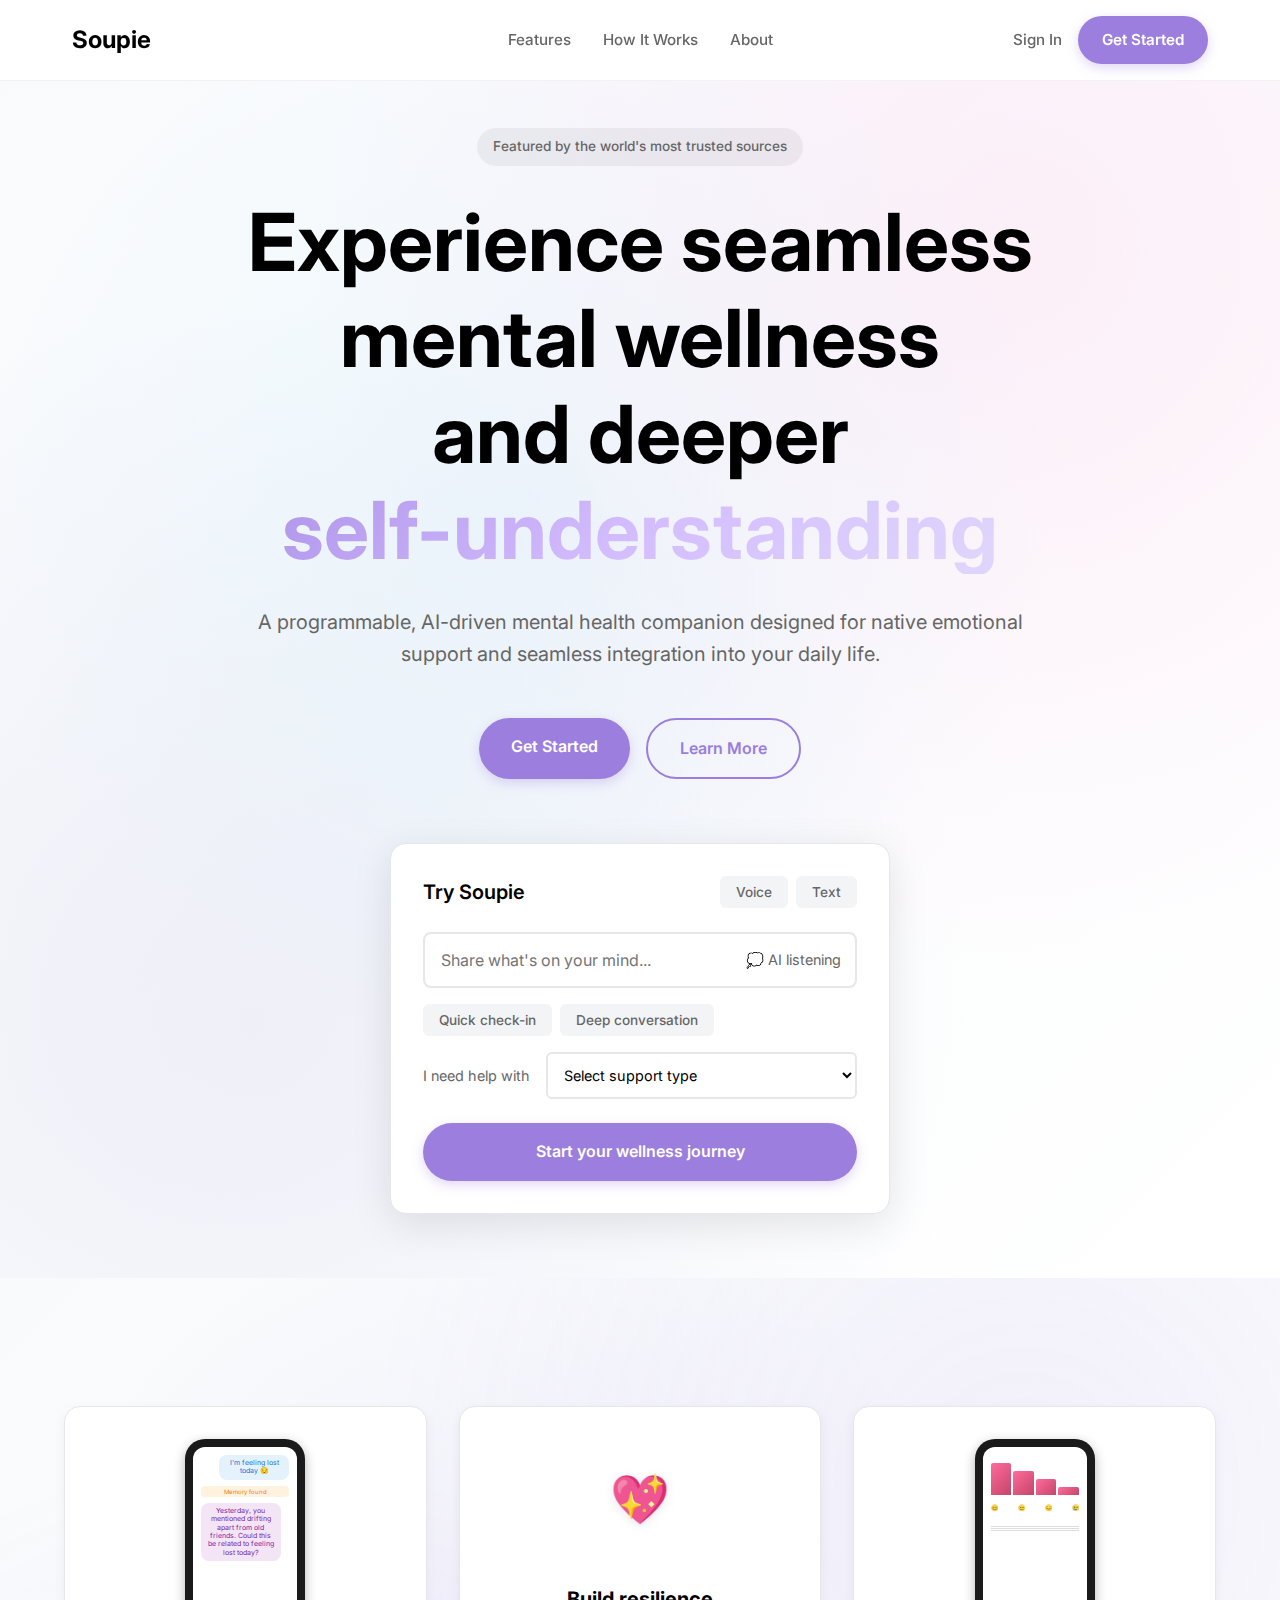
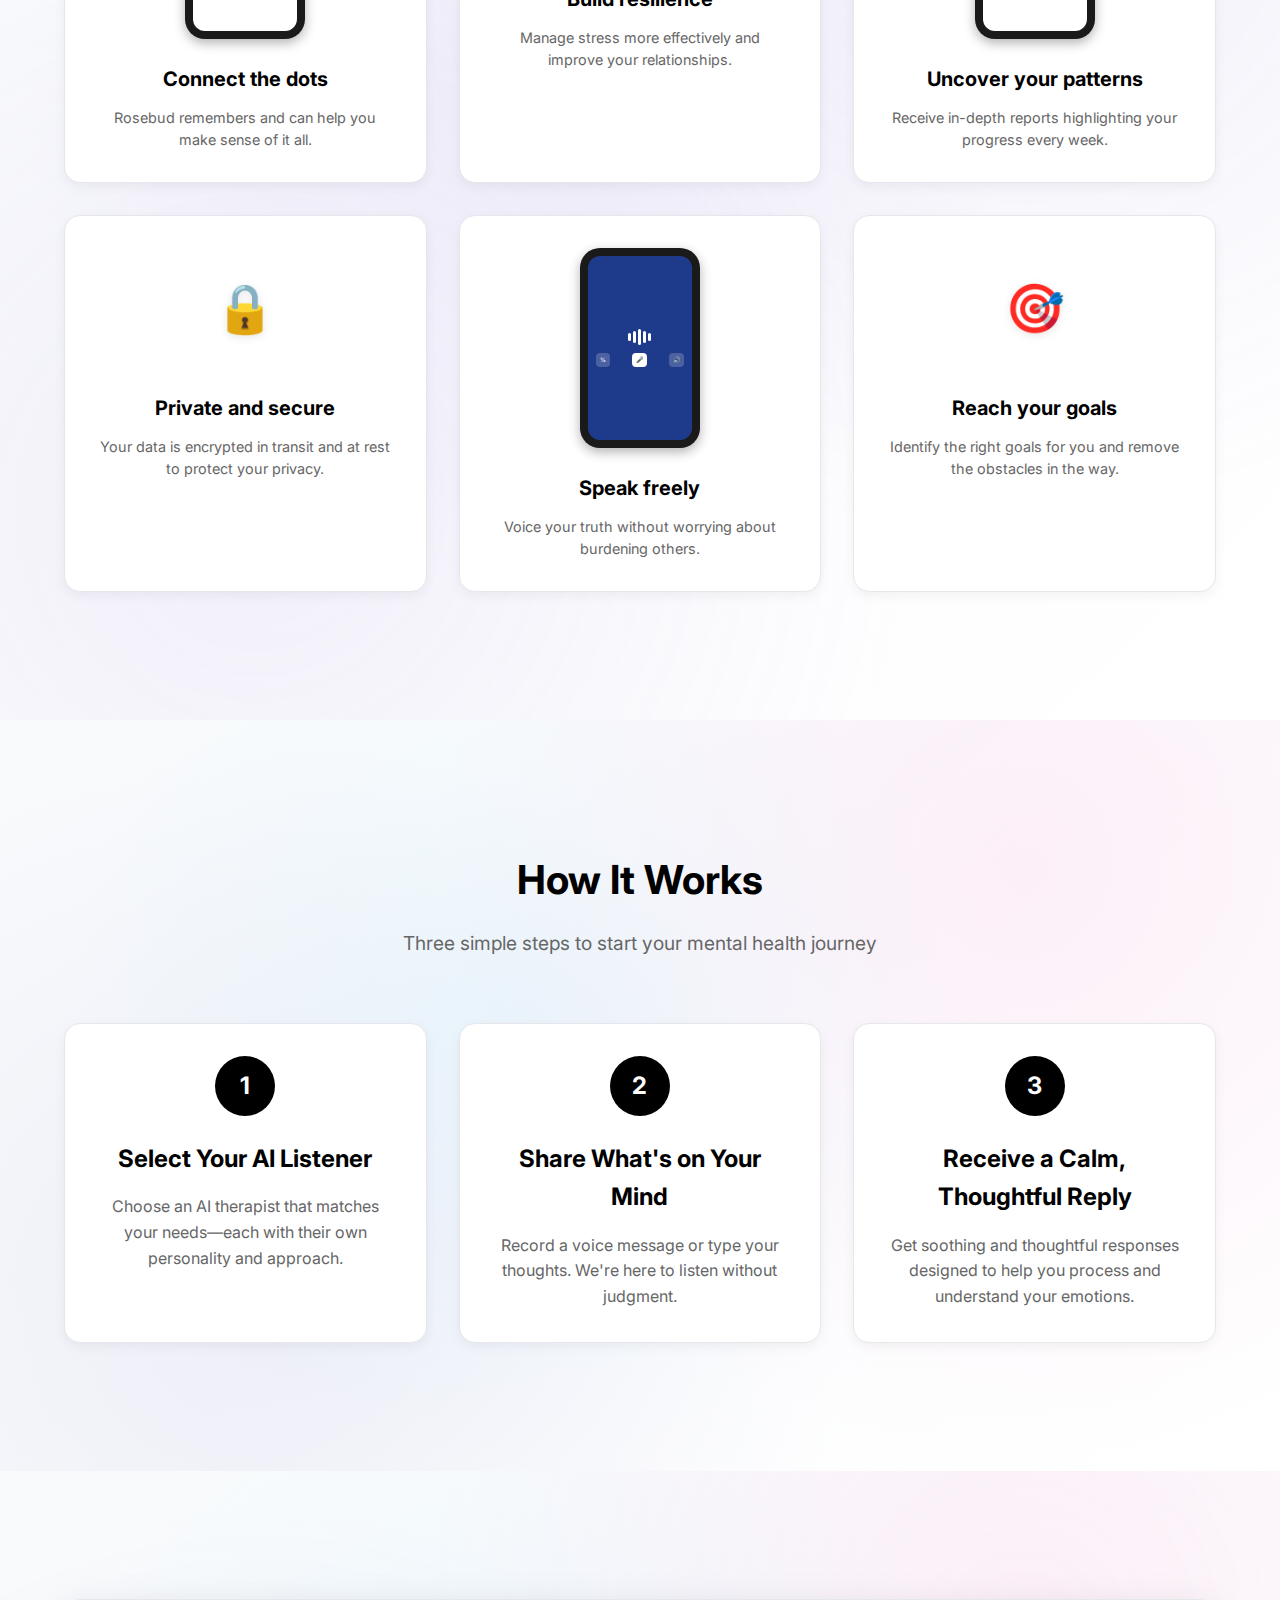
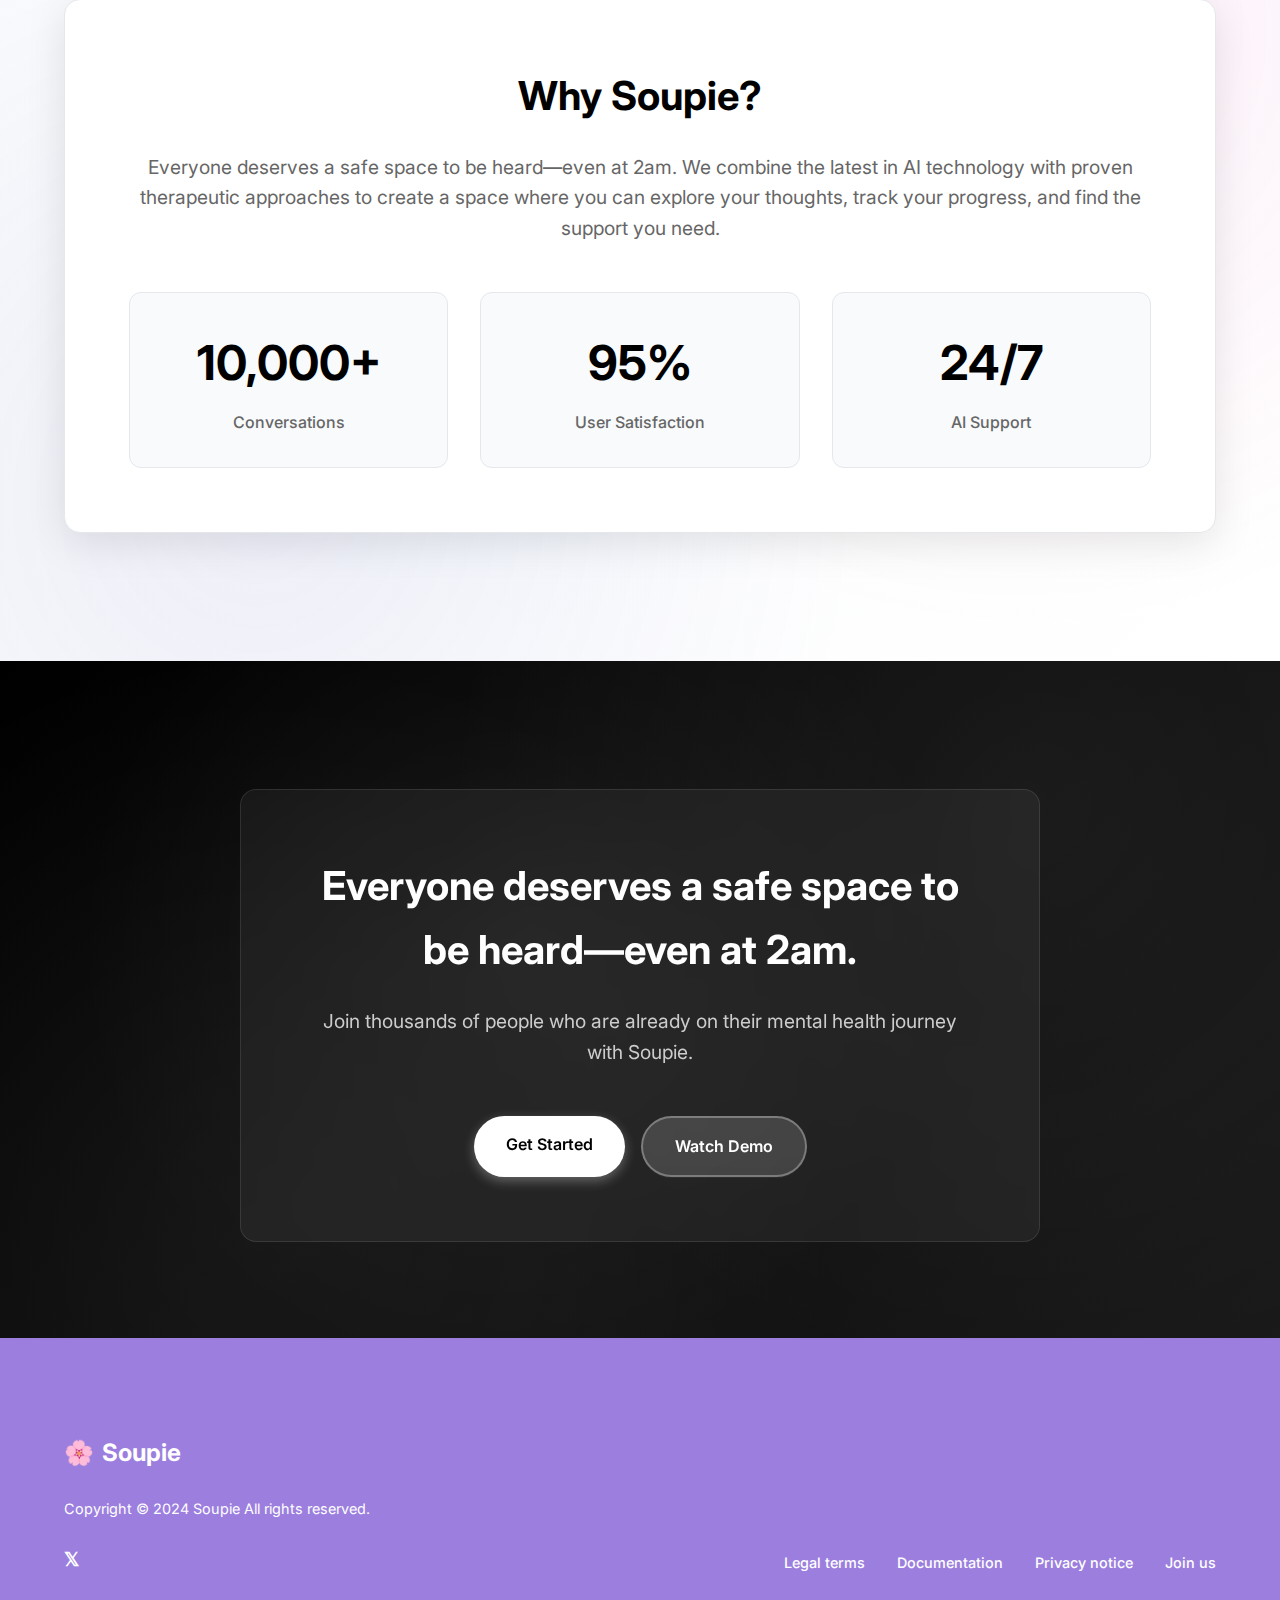
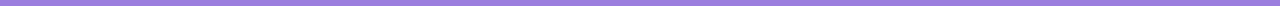
<file: templates/index.html>
<!DOCTYPE html>
<html lang="en">
<head>
    <meta charset="UTF-8">
    <meta name="viewport" content="width=device-width, initial-scale=1.0">
    <title>Soupie - Mental Health Companion</title>
    <link rel="stylesheet" href="/static/css/style.css">
    <link href="https://fonts.googleapis.com/css2?family=Inter:wght@300;400;500;600;700&family=Playfair+Display:wght@400;500;600;700&display=swap" rel="stylesheet">
</head>
<body>
    <div class="landing-container">
        <!-- Navigation - Perena Style -->
        <nav class="perena-nav">
            <div class="perena-nav-container">
                <div class="perena-nav-brand">
                    <a href="/" class="perena-logo">Soupie</a>
                </div>
                <div class="perena-nav-links">
                    <a href="#features" class="perena-nav-link">Features</a>
                    <a href="#how-it-works" class="perena-nav-link">How It Works</a>
                    <a href="#about" class="perena-nav-link">About</a>
                </div>
                <div class="perena-nav-actions">
                    <a href="/login" class="perena-nav-login">Sign In</a>
                    <a href="/register" class="perena-nav-cta">Get Started</a>
                </div>
            </div>
        </nav>

        <!-- Hero Section - Perena Style -->
        <section class="perena-hero">
            <div class="perena-hero-background">
                <div class="perena-hero-pattern"></div>
            </div>
            <div class="perena-hero-content">
                <div class="perena-hero-badge">
                    <span>Featured by the world's most trusted sources</span>
                </div>
                
                <h1 class="perena-hero-title">
                    <span class="perena-hero-line">Experience seamless</span>
                    <span class="perena-hero-line">mental wellness</span>
                    <span class="perena-hero-line">and deeper</span>
                    <span class="perena-hero-line gradient-text">self-understanding</span>
                </h1>
                
                <p class="perena-hero-subtitle">
                    A programmable, AI-driven mental health companion designed for native emotional support and seamless integration into your daily life.
                </p>
                
                <div class="perena-hero-actions">
                    <a href="/register" class="perena-btn-primary">Get Started</a>
                    <a href="#features" class="perena-btn-secondary">Learn More</a>
                </div>
                
                <!-- Interactive Demo Card -->
                <div class="perena-demo-card">
                    <div class="perena-demo-header">
                        <h3>Try Soupie</h3>
                        <div class="perena-demo-controls">
                            <button class="perena-demo-btn">Voice</button>
                            <button class="perena-demo-btn">Text</button>
                        </div>
                    </div>
                    <div class="perena-demo-content">
                        <div class="perena-demo-input">
                            <input type="text" placeholder="Share what's on your mind..." class="perena-demo-field">
                            <span class="perena-demo-value">💭 AI listening</span>
                        </div>
                        <div class="perena-demo-options">
                            <button class="perena-demo-option">Quick check-in</button>
                            <button class="perena-demo-option">Deep conversation</button>
                        </div>
                        <div class="perena-demo-to">
                            <span>I need help with</span>
                            <select class="perena-demo-select">
                                <option>Select support type</option>
                                <option>Stress management</option>
                                <option>Anxiety relief</option>
                                <option>Mood tracking</option>
                                <option>Sleep support</option>
                            </select>
                        </div>
                    </div>
                    <a href="/register" class="perena-demo-launch">Start your wellness journey</a>
                </div>
            </div>
        </section>

        <!-- Features Section -->
        <section class="features-section" id="features">
            <div class="features-container">
                <div class="features-grid-new">
                    <div class="feature-card-new">
                        <div class="feature-visual">
                            <div class="phone-mockup">
                                <div class="phone-screen">
                                    <div class="chat-interface">
                                        <div class="user-message">I'm feeling lost today 😔</div>
                                        <div class="memory-indicator">Memory found</div>
                                        <div class="ai-response">Yesterday, you mentioned drifting apart from old friends. Could this be related to feeling lost today?</div>
                                    </div>
                                </div>
                            </div>
                        </div>
                        <h3>Connect the dots</h3>
                        <p>Rosebud remembers and can help you make sense of it all.</p>
                    </div>
                    
                    <div class="feature-card-new">
                        <div class="feature-visual">
                            <div class="heart-icon">💖</div>
                        </div>
                        <h3>Build resilience</h3>
                        <p>Manage stress more effectively and improve your relationships.</p>
                    </div>
                    
                    <div class="feature-card-new">
                        <div class="feature-visual">
                            <div class="phone-mockup">
                                <div class="phone-screen">
                                    <div class="chart-container">
                                        <div class="chart-bars">
                                            <div class="bar bar-1"></div>
                                            <div class="bar bar-2"></div>
                                            <div class="bar bar-3"></div>
                                            <div class="bar bar-4"></div>
                                        </div>
                                        <div class="chart-emojis">
                                            <span>😊</span>
                                            <span>😐</span>
                                            <span>😔</span>
                                            <span>😢</span>
                                        </div>
                                        <div class="weekly-reflection">
                                            <div class="reflection-line"></div>
                                            <div class="reflection-line"></div>
                                            <div class="reflection-line"></div>
                                        </div>
                                    </div>
                                </div>
                            </div>
                        </div>
                        <h3>Uncover your patterns</h3>
                        <p>Receive in-depth reports highlighting your progress every week.</p>
                    </div>
                    
                    <div class="feature-card-new">
                        <div class="feature-visual">
                            <div class="lock-icon">🔒</div>
                        </div>
                        <h3>Private and secure</h3>
                        <p>Your data is encrypted in transit and at rest to protect your privacy.</p>
                    </div>
                    
                    <div class="feature-card-new">
                        <div class="feature-visual">
                            <div class="phone-mockup">
                                <div class="phone-screen voice-screen">
                                    <div class="voice-waveform">
                                        <div class="wave"></div>
                                        <div class="wave"></div>
                                        <div class="wave"></div>
                                        <div class="wave"></div>
                                        <div class="wave"></div>
                                    </div>
                                    <div class="voice-controls">
                                        <span class="voice-percent">%</span>
                                        <span class="voice-mic">🎤</span>
                                        <span class="voice-speaker">🔊</span>
                                    </div>
                                </div>
                            </div>
                        </div>
                        <h3>Speak freely</h3>
                        <p>Voice your truth without worrying about burdening others.</p>
                    </div>
                    
                    <div class="feature-card-new">
                        <div class="feature-visual">
                            <div class="target-icon">🎯</div>
                        </div>
                        <h3>Reach your goals</h3>
                        <p>Identify the right goals for you and remove the obstacles in the way.</p>
                    </div>
                </div>
            </div>
        </section>

        <!-- How It Works Section - Perena Style -->
        <section class="perena-how-it-works-section" id="how-it-works">
            <div class="perena-how-it-works-background">
                <div class="perena-how-it-works-pattern"></div>
            </div>
            <div class="perena-how-it-works-content">
                <div class="perena-how-it-works-header">
                    <h2 class="perena-how-it-works-title">How It Works</h2>
                    <p class="perena-how-it-works-subtitle">Three simple steps to start your mental health journey</p>
                </div>
                <div class="perena-steps-grid">
                    <div class="perena-step-card">
                        <div class="perena-step-number">1</div>
                        <h3 class="perena-step-title">Select Your AI Listener</h3>
                        <p class="perena-step-description">Choose an AI therapist that matches your needs—each with their own personality and approach.</p>
                    </div>
                    <div class="perena-step-card">
                        <div class="perena-step-number">2</div>
                        <h3 class="perena-step-title">Share What's on Your Mind</h3>
                        <p class="perena-step-description">Record a voice message or type your thoughts. We're here to listen without judgment.</p>
                    </div>
                    <div class="perena-step-card">
                        <div class="perena-step-number">3</div>
                        <h3 class="perena-step-title">Receive a Calm, Thoughtful Reply</h3>
                        <p class="perena-step-description">Get soothing and thoughtful responses designed to help you process and understand your emotions.</p>
                    </div>
                </div>
            </div>
        </section>

        <!-- About Section - Perena Style -->
        <section class="perena-about-section" id="about">
            <div class="perena-about-background">
                <div class="perena-about-pattern"></div>
            </div>
            <div class="perena-about-content">
                <div class="perena-about-card">
                    <div class="perena-about-header">
                        <h2 class="perena-about-title">Why Soupie?</h2>
                        <p class="perena-about-description">
                            Everyone deserves a safe space to be heard—even at 2am. We combine the latest in AI technology with proven therapeutic approaches to create a space where you can explore your thoughts, track your progress, and find the support you need.
                        </p>
                    </div>
                    <div class="perena-stats-grid">
                        <div class="perena-stat-card">
                            <div class="perena-stat-number">10,000+</div>
                            <div class="perena-stat-label">Conversations</div>
                        </div>
                        <div class="perena-stat-card">
                            <div class="perena-stat-number">95%</div>
                            <div class="perena-stat-label">User Satisfaction</div>
                        </div>
                        <div class="perena-stat-card">
                            <div class="perena-stat-number">24/7</div>
                            <div class="perena-stat-label">AI Support</div>
                        </div>
                    </div>
                </div>
            </div>
        </section>

        <!-- CTA Section - Perena Style -->
        <section class="perena-cta-section">
            <div class="perena-cta-background">
                <div class="perena-cta-pattern"></div>
            </div>
            <div class="perena-cta-content">
                <div class="perena-cta-card">
                    <h2 class="perena-cta-title">Everyone deserves a safe space to be heard—even at 2am.</h2>
                    <p class="perena-cta-description">Join thousands of people who are already on their mental health journey with Soupie.</p>
                    <div class="perena-cta-actions">
                        <a href="/register" class="perena-btn-primary">Get Started</a>
                        <a href="#features" class="perena-btn-secondary">Watch Demo</a>
                    </div>
                </div>
            </div>
        </section>

        <!-- Footer - Exact Perena Style -->
        <footer class="perena-footer-exact">
            <div class="perena-footer-wave"></div>
            <div class="perena-footer-content-exact">
                <div class="perena-footer-left">
                    <div class="perena-footer-logo-exact">
                        <div class="perena-logo-symbol">🌸</div>
                        <span class="perena-logo-text">Soupie</span>
                    </div>
                    <p class="perena-footer-copyright-exact">Copyright © 2024 Soupie All rights reserved.</p>
                    <div class="perena-footer-social">
                        <a href="#" class="perena-social-link">𝕏</a>
                    </div>
                </div>
                <div class="perena-footer-right">
                    <a href="#legal" class="perena-footer-link-exact">Legal terms</a>
                    <a href="#docs" class="perena-footer-link-exact">Documentation</a>
                    <a href="#privacy" class="perena-footer-link-exact">Privacy notice</a>
                    <a href="#join" class="perena-footer-link-exact">Join us</a>
                </div>
            </div>
        </footer>
    </div>

    <script src="/static/js/theme.js"></script>
</body>
</html>
</file>
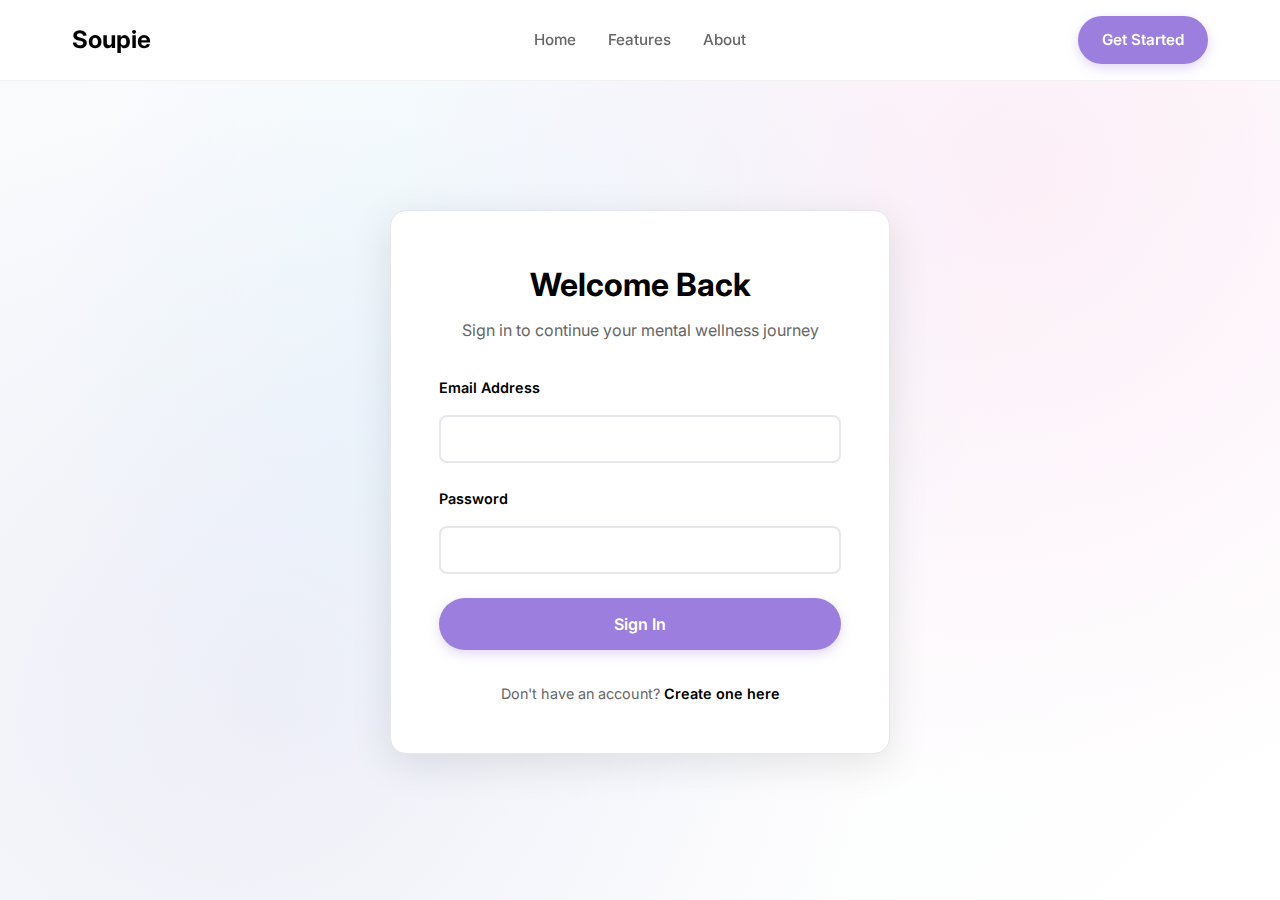
<file: templates/login.html>
<!DOCTYPE html>
<html lang="en">
<head>
    <meta charset="UTF-8">
    <meta name="viewport" content="width=device-width, initial-scale=1.0">
    <title>Soupie - Login</title>
    <link rel="stylesheet" href="/static/css/style.css">
    <link href="https://fonts.googleapis.com/css2?family=Inter:wght@300;400;500;600;700&display=swap" rel="stylesheet">
</head>
<body>
    <div class="perena-login-container">
        <!-- Perena Navigation -->
        <nav class="perena-nav">
            <div class="perena-nav-container">
                <div class="perena-nav-brand">
                    <a href="/" class="perena-logo">Soupie</a>
                </div>
                <div class="perena-nav-links">
                    <a href="/" class="perena-nav-link">Home</a>
                    <a href="#features" class="perena-nav-link">Features</a>
                    <a href="#about" class="perena-nav-link">About</a>
                </div>
                <div class="perena-nav-actions">
                    <a href="/register" class="perena-nav-cta">Get Started</a>
                </div>
            </div>
        </nav>

        <!-- Login Section -->
        <section class="perena-login-section">
            <div class="perena-login-background">
                <div class="perena-login-pattern"></div>
            </div>
            <div class="perena-login-content">
                <div class="perena-login-card">
                    <div class="perena-login-header">
                        <h1 class="perena-login-title">Welcome Back</h1>
                        <p class="perena-login-subtitle">Sign in to continue your mental wellness journey</p>
                    </div>
                    
                    <form id="loginForm" class="perena-login-form">
                        <div class="perena-form-group">
                            <label for="email" class="perena-form-label">Email Address</label>
                            <input type="email" id="email" name="email" class="perena-form-input" required>
                        </div>
                        
                        <div class="perena-form-group">
                            <label for="password" class="perena-form-label">Password</label>
                            <input type="password" id="password" name="password" class="perena-form-input" required>
                        </div>
                        
                        <button type="submit" class="perena-login-btn">
                            <span id="loginText">Sign In</span>
                            <span id="loginLoading" class="perena-loading hidden"></span>
                        </button>
                    </form>
                    
                    <div id="alertContainer"></div>
                    
                    <div class="perena-login-footer">
                        <p class="perena-login-text">
                            Don't have an account? 
                            <a href="/register" class="perena-login-link">Create one here</a>
                        </p>
                    </div>
                </div>
            </div>
        </section>
    </div>

    <script src="/static/js/login.js"></script>
    <script src="/static/js/theme.js"></script>
</body>
</html>
</file>
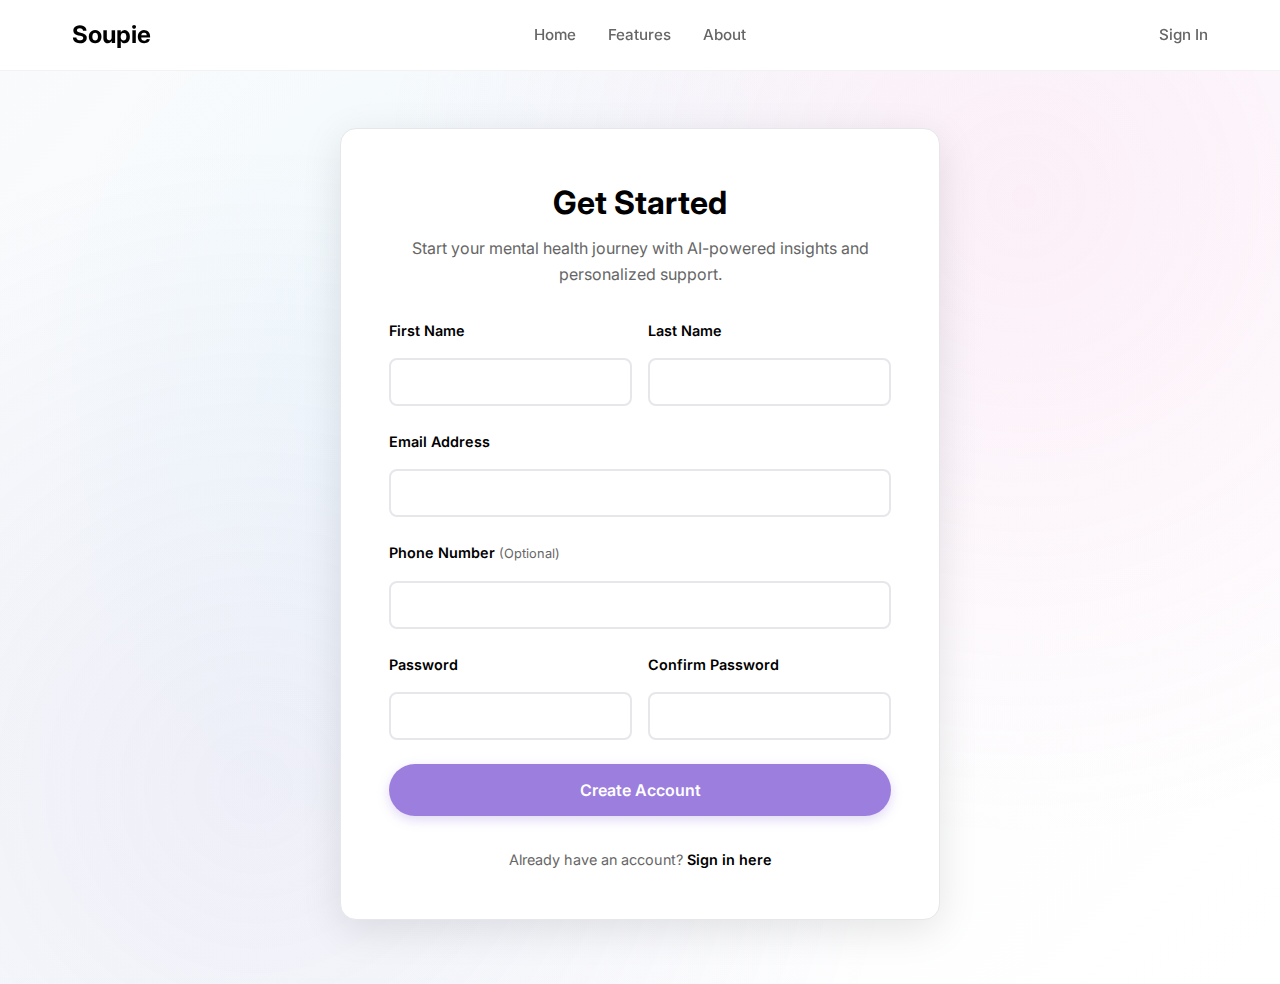
<file: templates/register.html>
<!DOCTYPE html>
<html lang="en">
<head>
    <meta charset="UTF-8">
    <meta name="viewport" content="width=device-width, initial-scale=1.0">
    <title>Soupie - Get Started</title>
    <link rel="stylesheet" href="/static/css/style.css">
    <link href="https://fonts.googleapis.com/css2?family=Inter:wght@300;400;500;600;700&display=swap" rel="stylesheet">
</head>
<body>
    <div class="perena-register-container">
        <!-- Perena Navigation -->
        <nav class="perena-nav">
            <div class="perena-nav-container">
                <div class="perena-nav-brand">
                    <a href="/" class="perena-logo">Soupie</a>
                </div>
                <div class="perena-nav-links">
                    <a href="/" class="perena-nav-link">Home</a>
                    <a href="#features" class="perena-nav-link">Features</a>
                    <a href="#about" class="perena-nav-link">About</a>
                </div>
                <div class="perena-nav-actions">
                    <a href="/login" class="perena-nav-login">Sign In</a>
                </div>
            </div>
        </nav>

        <!-- Registration Section -->
        <section class="perena-register-section">
            <div class="perena-register-background">
                <div class="perena-register-pattern"></div>
            </div>
            <div class="perena-register-content">
                <div class="perena-register-card">
                    <div class="perena-register-header">
                        <h1 class="perena-register-title">Get Started</h1>
                        <p class="perena-register-subtitle">Start your mental health journey with AI-powered insights and personalized support.</p>
                    </div>
                    
                    <form id="registerForm" class="perena-register-form">
                        <div class="perena-form-row">
                            <div class="perena-form-group">
                                <label for="first_name" class="perena-form-label">First Name</label>
                                <input type="text" id="first_name" name="first_name" class="perena-form-input" required>
                            </div>
                            
                            <div class="perena-form-group">
                                <label for="last_name" class="perena-form-label">Last Name</label>
                                <input type="text" id="last_name" name="last_name" class="perena-form-input" required>
                            </div>
                        </div>
                        
                        <div class="perena-form-group">
                            <label for="email" class="perena-form-label">Email Address</label>
                            <input type="email" id="email" name="email" class="perena-form-input" required>
                        </div>
                        
                        <div class="perena-form-group">
                            <label for="phone" class="perena-form-label">Phone Number <span class="perena-optional">(Optional)</span></label>
                            <input type="tel" id="phone" name="phone" class="perena-form-input">
                        </div>
                        
                        <div class="perena-form-row">
                            <div class="perena-form-group">
                                <label for="password" class="perena-form-label">Password</label>
                                <input type="password" id="password" name="password" class="perena-form-input" required minlength="6">
                            </div>
                            
                            <div class="perena-form-group">
                                <label for="confirm_password" class="perena-form-label">Confirm Password</label>
                                <input type="password" id="confirm_password" name="confirm_password" class="perena-form-input" required>
                            </div>
                        </div>
                        
                        <button type="submit" class="perena-register-btn">
                            <span id="registerText">Create Account</span>
                            <span id="registerLoading" class="perena-loading hidden"></span>
                        </button>
                    </form>
                    
                    <div id="alertContainer"></div>
                    
                    <div class="perena-register-footer">
                        <p class="perena-register-text">
                            Already have an account? 
                            <a href="/login" class="perena-register-link">Sign in here</a>
                        </p>
                    </div>
                </div>
            </div>
        </section>
    </div>

    <script src="/static/js/register.js"></script>
    <script src="/static/js/theme.js"></script>
</body>
</html>
</file>
<file: static/css/style.css>
/* Soupie - Mental Health Companion Styling */

* {
    margin: 0;
    padding: 0;
    box-sizing: border-box;
}

body {
    font-family: 'Inter', -apple-system, BlinkMacSystemFont, 'Segoe UI', Roboto, sans-serif;
    background: var(--bg-primary);
    min-height: 100vh;
    color: var(--text-primary);
    line-height: 1.6;
    margin: 0;
    padding: 0;
    transition: background-color 0.3s ease, color 0.3s ease;
}

.container {
    max-width: 1200px;
    margin: 0 auto;
    padding: 0 20px;
    background: linear-gradient(135deg, #f8f9ff 0%, #f0f2ff 50%, #e8ebff 100%);
    min-height: 100vh;
}

.dashboard-container {
    width: 100%;
    background: #ffffff;
    min-height: 100vh;
    padding: 0;
    position: relative;
    overflow: hidden;
    display: flex;
    flex-direction: column;
    padding-top: 80px; /* Add space for fixed navigation */
}

.dashboard-container::before {
    content: '';
    position: absolute;
    top: 0;
    left: 0;
    right: 0;
    bottom: 0;
    background: linear-gradient(135deg, #f8fafc 0%, #ffffff 100%);
    z-index: 1;
}

.dashboard-container::after {
    content: '';
    position: absolute;
    top: 0;
    left: 0;
    right: 0;
    bottom: 0;
    background-image: 
        radial-gradient(circle at 20% 80%, rgba(155, 126, 222, 0.1) 0%, transparent 50%),
        radial-gradient(circle at 80% 20%, rgba(155, 126, 222, 0.1) 0%, transparent 50%),
        radial-gradient(circle at 40% 40%, rgba(155, 126, 222, 0.1) 0%, transparent 50%);
    z-index: 2;
}

/* Dashboard Content Wrapper */
.dashboard-content {
    position: relative;
    z-index: 3;
    flex: 1;
    display: flex;
    flex-direction: column;
    padding: 1rem 0 2rem 0;
    min-height: calc(100vh - 160px);
}

/* Ensure all dashboard elements are visible */
.dashboard-content > * {
    position: relative;
    z-index: 10;
}

/* New Card-Based Dashboard Styles */
.date-summary-section {
    display: flex;
    justify-content: space-between;
    align-items: center;
    margin-bottom: 2rem;
    padding: 0 1rem;
    margin-top: 1rem; /* Add space below chat */
}

.date-selector {
    display: flex;
    align-items: center;
    gap: 1rem;
}

.current-date {
    display: flex;
    align-items: center;
    gap: 1rem;
}

.date-text {
    font-size: 1.1rem;
    font-weight: 600;
    color: var(--text-primary);
    font-family: 'Plus Jakarta Sans', sans-serif;
}

.week-days {
    display: flex;
    gap: 0.5rem;
}

.day-btn {
    width: 32px;
    height: 32px;
    border-radius: 50%;
    background: var(--bg-secondary);
    border: 1px solid var(--border-color);
    display: flex;
    align-items: center;
    justify-content: center;
    font-size: 0.8rem;
    font-weight: 600;
    color: var(--text-secondary);
    cursor: pointer;
    transition: all 0.2s ease;
    font-family: 'Inter', sans-serif;
}

.day-btn.active {
    background: var(--accent-primary);
    color: white;
    border-color: var(--accent-primary);
}

.day-btn:hover {
    background: var(--feature-bubble-hover);
    border-color: var(--accent-primary);
}

.summary-cards {
    display: flex;
    gap: 1rem;
}

.summary-card {
    background: var(--card-bg);
    border: 2px dashed var(--border-color);
    border-radius: 12px;
    padding: 1rem 1.5rem;
    text-align: center;
    min-width: 80px;
    transition: all 0.2s ease;
}

.summary-card:hover {
    border-color: var(--accent-primary);
    transform: translateY(-2px);
}

.summary-label {
    font-size: 0.8rem;
    color: var(--text-secondary);
    font-weight: 500;
    margin-bottom: 0.25rem;
    font-family: 'Plus Jakarta Sans', sans-serif;
}

.summary-value {
    font-size: 1.5rem;
    font-weight: 700;
    color: var(--text-primary);
    font-family: 'Plus Jakarta Sans', sans-serif;
}

.section-title {
    font-size: 1rem;
    font-weight: 600;
    color: var(--text-primary);
    margin-bottom: 1.5rem;
    font-family: 'Plus Jakarta Sans', sans-serif;
    letter-spacing: 0.5px;
}

.journaling-section,
.wellness-section,
.ai-chat-section {
    margin-bottom: 2rem;
    padding: 0 1rem;
}

.journaling-cards {
    display: grid;
    grid-template-columns: 2fr 1fr;
    gap: 1.5rem;
}

.journal-card {
    background: var(--card-bg);
    border: 1px solid var(--border-color);
    border-radius: 16px;
    padding: 1.5rem;
    position: relative;
    transition: all 0.3s ease;
    overflow: hidden;
}

.journal-card:hover {
    transform: translateY(-4px);
    box-shadow: 0 8px 25px var(--shadow-color);
    border-color: var(--accent-primary);
}

.journal-card.primary {
    background: linear-gradient(135deg, #ffffff 0%, #f8f6ff 100%);
    display: flex;
    flex-direction: column;
    justify-content: space-between;
}

.journal-card.secondary {
    background: var(--bg-secondary);
    display: flex;
    flex-direction: column;
    justify-content: space-between;
}

.card-tag {
    background: var(--bg-tertiary);
    color: var(--text-secondary);
    padding: 0.25rem 0.75rem;
    border-radius: 12px;
    font-size: 0.75rem;
    font-weight: 500;
    display: inline-block;
    margin-bottom: 1rem;
    font-family: 'Inter', sans-serif;
}

.card-icon {
    font-size: 2rem;
    margin-bottom: 1rem;
}

.card-title {
    font-size: 1.25rem;
    font-weight: 600;
    color: var(--text-primary);
    margin-bottom: 0.75rem;
    font-family: 'Inter', sans-serif;
}

.card-description {
    color: var(--text-secondary);
    line-height: 1.5;
    margin-bottom: 3.5rem;
    font-family: 'Inter', sans-serif;
}

.card-action-btn {
    display: flex;
    align-items: center;
    gap: 0.5rem;
    padding: 0.75rem 1.5rem;
    border-radius: 25px;
    border: none;
    font-weight: 600;
    cursor: pointer;
    transition: all 0.2s ease;
    font-family: 'Inter', sans-serif;
    text-decoration: none;
    color: inherit;
}

.card-action-btn.primary {
    background: linear-gradient(135deg, #9b7ede 0%, #7c3aed 100%);
    color: white !important;
    box-shadow: 0 4px 12px rgba(155, 126, 222, 0.3);
    text-decoration: none;
}

.card-action-btn.primary:hover {
    background: linear-gradient(135deg, #8b5cf6 0%, #6d28d9 100%);
    transform: translateY(-2px);
    box-shadow: 0 6px 20px rgba(155, 126, 222, 0.4);
    color: white !important;
    text-decoration: none;
}

/* Ensure primary card button aligns with secondary card button */
.journal-card.primary .card-action-btn {
    margin-top: auto;
}

.card-action-btn.secondary {
    background: var(--bg-tertiary);
    color: var(--text-primary);
    border: 1px solid var(--border-color);
}

.card-action-btn.secondary:hover {
    background: var(--feature-bubble-hover);
    border-color: var(--accent-primary);
}

/* Ensure secondary card button aligns with primary card button */
.journal-card.secondary .card-action-btn {
    margin-top: auto;
}

.card-illustration {
    position: absolute;
    top: 1rem;
    right: 1rem;
    font-size: 3rem;
    opacity: 0.1;
}

.wellness-card {
    background: var(--card-bg);
    border: 1px solid var(--border-color);
    border-radius: 16px;
    padding: 2rem;
    transition: all 0.3s ease;
}

.wellness-card:hover {
    transform: translateY(-2px);
    box-shadow: 0 8px 25px var(--shadow-color);
    border-color: var(--accent-primary);
}

.wellness-title {
    font-size: 1.25rem;
    font-weight: 600;
    color: var(--text-primary);
    margin-bottom: 0.75rem;
    font-family: 'Inter', sans-serif;
}

.wellness-description {
    color: var(--text-secondary);
    line-height: 1.5;
    margin-bottom: 1.5rem;
    font-family: 'Inter', sans-serif;
}

.wellness-actions {
    display: flex;
    gap: 1rem;
}

.wellness-btn {
    display: flex;
    align-items: center;
    gap: 0.5rem;
    padding: 0.75rem 1.5rem;
    background: var(--bg-secondary);
    border: 1px solid var(--border-color);
    border-radius: 25px;
    color: var(--text-primary);
    font-weight: 500;
    cursor: pointer;
    transition: all 0.2s ease;
    font-family: 'Inter', sans-serif;
}

.wellness-btn:hover {
    background: var(--feature-bubble-hover);
    border-color: var(--accent-primary);
    transform: translateY(-2px);
}

.section-header {
    display: flex;
    justify-content: space-between;
    align-items: center;
    margin-bottom: 1.5rem;
}

.chat-filter {
    display: flex;
    align-items: center;
}

.filter-select {
    background: var(--bg-secondary);
    border: 1px solid var(--border-color);
    border-radius: 8px;
    padding: 0.5rem 1rem;
    font-size: 0.9rem;
    color: var(--text-primary);
    cursor: pointer;
    font-family: 'Inter', sans-serif;
}

.ai-chat-card {
    background: var(--card-bg);
    border: 1px solid var(--border-color);
    border-radius: 16px;
    padding: 2rem;
    transition: all 0.3s ease;
}

.ai-chat-card:hover {
    transform: translateY(-2px);
    box-shadow: 0 8px 25px var(--shadow-color);
    border-color: var(--accent-primary);
}

.chat-input-area {
    margin-bottom: 1.5rem;
}

.chat-input-container {
    display: flex;
    align-items: center;
    background: var(--bg-secondary);
    border: 1px solid var(--border-color);
    border-radius: 25px;
    padding: 0.75rem 1rem;
    transition: all 0.2s ease;
}

.chat-input-container:focus-within {
    border-color: var(--accent-primary);
    box-shadow: 0 0 0 3px rgba(155, 126, 222, 0.1);
}

.chat-icon {
    font-size: 1.2rem;
    margin-right: 0.75rem;
}

.chat-input {
    flex: 1;
    border: none;
    background: transparent;
    font-size: 1rem;
    color: var(--text-primary);
    outline: none;
    font-family: 'Plus Jakarta Sans', sans-serif;
    font-weight: 400;
}

.chat-input::placeholder {
    color: var(--text-tertiary);
}

.chat-send-btn {
    background: var(--accent-primary);
    color: white;
    border: none;
    border-radius: 50%;
    width: 36px;
    height: 36px;
    display: flex;
    align-items: center;
    justify-content: center;
    cursor: pointer;
    transition: all 0.2s ease;
    font-size: 1.2rem;
}

.chat-send-btn:hover {
    background: var(--accent-hover);
    transform: scale(1.1);
}

.suggested-questions {
    display: flex;
    flex-direction: column;
    gap: 0.75rem;
}

.question-prompt {
    background: var(--bg-secondary);
    border: 1px solid var(--border-color);
    border-radius: 12px;
    padding: 1rem;
    cursor: pointer;
    transition: all 0.2s ease;
    font-size: 0.9rem;
    color: var(--text-primary);
    font-family: 'Inter', sans-serif;
}

.question-prompt:hover {
    background: var(--feature-bubble-hover);
    border-color: var(--accent-primary);
    transform: translateY(-2px);
}

/* Welcome Banner - Calmia Style */
.welcome-banner {
    background: var(--gradient-primary);
    color: white;
    padding: 4rem 3rem;
    margin: 0 0 3rem 0;
    text-align: center;
    border-radius: 24px;
    box-shadow: 0 12px 40px rgba(162, 155, 254, 0.3);
    position: relative;
    overflow: hidden;
}

.welcome-banner::before {
    content: '';
    position: absolute;
    top: 0;
    left: 0;
    right: 0;
    bottom: 0;
    background: linear-gradient(135deg, rgba(0, 0, 0, 0.1) 0%, rgba(0, 0, 0, 0.05) 100%);
    border-radius: 24px;
}

.welcome-banner h1 {
    font-size: 3.5rem;
    font-weight: 700;
    margin: 0 0 1.5rem 0;
    text-shadow: 0 4px 8px rgba(0, 0, 0, 0.3);
    font-family: 'Playfair Display', serif;
    position: relative;
    z-index: 1;
    color: white;
}

.welcome-banner p {
    font-size: 1.3rem;
    opacity: 1;
    position: relative;
    z-index: 1;
    max-width: 600px;
    margin: 0 auto;
    color: white;
    text-shadow: 0 2px 4px rgba(0, 0, 0, 0.2);
    font-weight: 500;
}

/* Dashboard Content - Clean Modern Design */
.dashboard-content {
    padding: 3rem 2rem;
    max-width: 1000px;
    margin: 0 auto;
    font-family: 'Inter', sans-serif;
    background: #ffffff;
    min-height: calc(100vh - 80px);
}

/* Main Action Card - Primary CTA */
.main-action-card {
    background: #ffffff;
    border: 1px solid #e1e4e8;
    border-radius: 16px;
    padding: 2.5rem 3rem;
    text-align: center;
    margin-bottom: 3rem;
    box-shadow: 0 2px 8px rgba(0, 0, 0, 0.1);
    transition: all 0.3s ease;
    position: relative;
    overflow: hidden;
}

.main-action-card:hover {
    transform: translateY(-2px);
    box-shadow: 0 8px 25px rgba(0, 0, 0, 0.15);
    border-color: #a29bfe;
}

.action-icon-large {
    font-size: 3rem;
    margin-bottom: 2rem;
    display: block;
    color: #a29bfe;
}

.main-action-card h2 {
    font-size: 2rem;
    font-weight: 600;
    color: #2c3e50;
    margin-bottom: 1.5rem;
    font-family: 'Plus Jakarta Sans', sans-serif;
}

.main-action-card p {
    color: #636e72;
    font-size: 1.1rem;
    margin-bottom: 3.5rem;
    font-family: 'Plus Jakarta Sans', sans-serif;
    font-weight: 400;
    line-height: 1.6;
}

.btn-large {
    padding: 1.5rem 4rem;
    font-size: 1.1rem;
    font-weight: 600;
    border-radius: 50px;
    text-decoration: none;
    display: inline-flex;
    align-items: center;
    justify-content: center;
    gap: 1rem;
    transition: all 0.3s ease;
    font-family: 'Plus Jakarta Sans', sans-serif;
    min-width: 280px;
    background: var(--accent-primary);
    color: white;
    border: none;
    cursor: pointer;
    box-shadow: 0 2px 8px rgba(155, 126, 222, 0.3);
}

.btn-large:hover {
    transform: translateY(-2px);
    box-shadow: 0 4px 12px rgba(155, 126, 222, 0.4);
    background: #8b7ff4;
}

/* Feature Cards Grid */
.feature-cards-grid {
    display: grid;
    grid-template-columns: repeat(auto-fit, minmax(250px, 1fr));
    gap: 1.5rem;
    margin-bottom: 3rem;
}

.feature-card {
    background: #ffffff;
    border: 1px solid #e1e4e8;
    border-radius: 12px;
    padding: 2rem;
    text-align: center;
    transition: all 0.3s ease;
    position: relative;
    overflow: hidden;
}

.feature-card:hover {
    transform: translateY(-2px);
    box-shadow: 0 4px 12px rgba(0, 0, 0, 0.1);
    border-color: #a29bfe;
}

.feature-icon {
    font-size: 2rem;
    margin-bottom: 1rem;
    display: block;
    color: #a29bfe;
}

.feature-card h3 {
    font-size: 1.2rem;
    font-weight: 600;
    color: #2c3e50;
    margin-bottom: 0.5rem;
    font-family: 'Plus Jakarta Sans', sans-serif;
}

.feature-card p {
    color: #636e72;
    font-size: 0.95rem;
    margin-bottom: 1.5rem;
    line-height: 1.4;
    font-family: 'Plus Jakarta Sans', sans-serif;
    font-weight: 400;
}

.feature-link {
    color: #a29bfe;
    text-decoration: none;
    font-weight: 500;
    font-size: 0.9rem;
    transition: color 0.2s ease;
    font-family: 'Plus Jakarta Sans', sans-serif;
}

.feature-link:hover {
    color: #8b7ff4;
    text-decoration: underline;
}

/* Empty State */
.empty-state {
    text-align: center;
    padding: 3rem;
    color: #636e72;
    font-size: 1.1rem;
    font-family: 'Inter', sans-serif;
}

/* Recent Activity Section */
.recent-activity-section {
    background: #ffffff;
    border: 1px solid #e1e4e8;
    border-radius: 12px;
    padding: 2rem;
    margin-bottom: 2rem;
    box-shadow: 0 2px 8px rgba(0, 0, 0, 0.1);
}

.recent-activity-section h3 {
    color: #2c3e50;
    margin-bottom: 1.5rem;
    font-size: 1.3rem;
    font-weight: 600;
    font-family: 'Inter', sans-serif;
}

/* Quick Actions Section */
.quick-actions-section {
    background: #ffffff;
    border: 1px solid #e1e4e8;
    border-radius: 12px;
    padding: 2rem;
    margin-bottom: 2rem;
    box-shadow: 0 2px 8px rgba(0, 0, 0, 0.1);
}

.quick-actions-section h3 {
    color: #2c3e50;
    margin-bottom: 1.5rem;
    font-size: 1.3rem;
    font-weight: 600;
    font-family: 'Inter', sans-serif;
}

.dashboard-grid {
    display: grid;
    grid-template-columns: repeat(auto-fit, minmax(300px, 1fr));
    gap: 2rem;
    margin-bottom: 2rem;
}

/* Header and Navigation */
.header {
    background: rgba(255, 255, 255, 0.95);
    backdrop-filter: blur(10px);
    box-shadow: 0 2px 20px rgba(0, 0, 0, 0.1);
    position: sticky;
    top: 0;
    z-index: 100;
}

.nav {
    background: transparent;
    padding: 2rem 0;
    display: flex;
    justify-content: center;
    align-items: center;
    border-bottom: none;
}

.nav .nav-container {
    background: #ffffff;
    border-radius: 50px;
    padding: 1rem 2rem;
    display: flex;
    justify-content: space-between;
    align-items: center;
    box-shadow: 0 4px 20px rgba(0, 0, 0, 0.08);
    border: 1px solid rgba(0, 0, 0, 0.05);
    max-width: 1000px;
    width: 100%;
    position: relative;
    z-index: 1001;
}

.sticky-header {
    position: relative;
    background: transparent;
    box-shadow: none;
    z-index: 100;
    transition: all 0.3s ease;
    padding: 2rem 0;
    display: flex;
    justify-content: center;
    align-items: center;
    border-bottom: none;
}

.sticky-header .nav-container {
    background: #ffffff;
    border-radius: 50px;
    padding: 1rem 2rem;
    display: flex;
    justify-content: space-between;
    align-items: center;
    box-shadow: 0 4px 20px rgba(0, 0, 0, 0.08);
    border: 1px solid rgba(0, 0, 0, 0.05);
    max-width: 1000px;
    width: 100%;
    position: relative;
    z-index: 1001;
}

.nav-brand {
    display: flex;
    align-items: center;
    gap: 0.75rem;
}

.logo-icon {
    position: relative;
    width: 32px;
    height: 32px;
    display: flex;
    align-items: center;
    justify-content: center;
}

.petal {
    position: absolute;
    width: 8px;
    height: 8px;
    border-radius: 50%;
    background: linear-gradient(135deg, #a855f7 0%, #c084fc 50%, #e879f9 100%);
    filter: blur(0.5px);
}

.petal-1 {
    top: 4px;
    left: 12px;
}

.petal-2 {
    top: 4px;
    right: 12px;
}

.petal-3 {
    bottom: 4px;
    left: 12px;
}

.petal-4 {
    bottom: 4px;
    right: 12px;
}

.logo {
    font-size: 1.8rem;
    font-weight: 700;
    color: var(--accent-primary);
    text-decoration: none;
    display: flex;
    align-items: center;
    gap: 0.5rem;
    font-family: 'Inter', sans-serif;
    transition: color 0.3s ease;
}

.nav-links {
    display: flex;
    list-style: none;
    gap: 2rem;
    align-items: center;
    margin: 0;
    padding: 0;
}

.nav-links a {
    color: var(--text-primary);
    text-decoration: none;
    font-weight: 500;
    transition: all 0.2s ease;
    font-size: 1rem;
    padding: 0.5rem 1rem;
    border-radius: 8px;
    font-family: 'Inter', sans-serif;
}

.nav-links a:hover {
    color: var(--accent-primary);
    background: var(--bg-secondary);
    transform: translateY(-1px);
}

.nav-links a.active {
    color: var(--accent-primary);
    font-weight: 600;
}

/* Profile Section */
.profile-section {
    margin-left: 1rem;
}

.profile-link {
    display: flex;
    align-items: center;
    gap: 0.75rem;
    color: #2c3e50;
    text-decoration: none;
    font-weight: 500;
    transition: all 0.3s ease;
    padding: 0.5rem 1rem;
    border-radius: 8px;
    background: #f8f9fa;
    border: 1px solid #e9ecef;
    box-shadow: 0 2px 4px rgba(0, 0, 0, 0.1);
}

.profile-link:hover {
    background: #e9ecef;
    transform: translateY(-1px);
    box-shadow: 0 4px 8px rgba(0, 0, 0, 0.15);
}

.avatar {
    width: 24px;
    height: 24px;
    border-radius: 50%;
    background: var(--accent-primary);
    display: flex;
    align-items: center;
    justify-content: center;
    font-size: 0.9rem;
    color: white;
    font-weight: 600;
    transition: all 0.3s ease;
}

.profile-link:hover .avatar {
    transform: scale(1.05);
}

.profile-link.active {
    background: #e9ecef;
    border-color: var(--accent-primary);
}

/* Animations */
@keyframes fadeIn {
    from {
        opacity: 0;
        transform: translateY(20px);
    }
    to {
        opacity: 1;
        transform: translateY(0);
    }
}

@keyframes slideInLeft {
    from {
        opacity: 0;
        transform: translateX(-50px);
    }
    to {
        opacity: 1;
        transform: translateX(0);
    }
}

@keyframes slideInRight {
    from {
        opacity: 0;
        transform: translateX(50px);
    }
    to {
        opacity: 1;
        transform: translateX(0);
    }
}

@keyframes slideInUp {
    from {
        opacity: 0;
        transform: translateY(50px);
    }
    to {
        opacity: 1;
        transform: translateY(0);
    }
}

.fade-in {
    animation: fadeIn 0.8s ease-out;
}

.slide-in-left {
    animation: slideInLeft 0.8s ease-out;
}

.slide-in-right {
    animation: slideInRight 0.8s ease-out;
}

.slide-in-up {
    animation: slideInUp 0.8s ease-out;
}

/* Stagger animations for dashboard cards */
.dashboard-grid .stats-card:nth-child(1) {
    animation-delay: 0.1s;
}

.dashboard-grid .stats-card:nth-child(2) {
    animation-delay: 0.2s;
}

.dashboard-grid .stats-card:nth-child(3) {
    animation-delay: 0.3s;
}

/* Cards and Forms - Calmia Style */
.card {
    background: white;
    border-radius: 20px;
    padding: 2.5rem;
    box-shadow: 0 8px 32px rgba(162, 155, 254, 0.12);
    border: 1px solid rgba(162, 155, 254, 0.15);
    margin: 2rem 0;
    transition: all 0.3s ease;
    position: relative;
    overflow: hidden;
    backdrop-filter: blur(10px);
}

.card::before {
    content: '';
    position: absolute;
    top: 0;
    left: 0;
    right: 0;
    height: 4px;
    background: var(--gradient-primary);
}

.card:hover {
    transform: translateY(-6px);
    box-shadow: 0 16px 48px rgba(162, 155, 254, 0.18);
    border-color: rgba(162, 155, 254, 0.25);
}

.stats-card {
    background: white;
    border-radius: 20px;
    padding: 2.5rem;
    box-shadow: 0 8px 32px rgba(162, 155, 254, 0.15);
    border: 1px solid rgba(162, 155, 254, 0.2);
    text-align: center;
    transition: all 0.3s ease;
    position: relative;
    overflow: hidden;
    backdrop-filter: blur(10px);
}

.stats-card::before {
    content: '';
    position: absolute;
    top: 0;
    left: 0;
    right: 0;
    height: 6px;
    background: var(--gradient-primary);
}

.stats-card:hover {
    transform: translateY(-12px);
    box-shadow: 0 16px 48px rgba(162, 155, 254, 0.25);
    border-color: rgba(162, 155, 254, 0.3);
}

.stats-icon {
    font-size: 3rem;
    margin-bottom: 1rem;
    display: block;
}

.stats-description {
    color: var(--text-secondary);
    font-size: 0.95rem;
    margin: 0.5rem 0 1.5rem 0;
    line-height: 1.5;
}

.stats-number {
    font-size: 3rem;
    font-weight: 700;
    color: var(--accent-primary);
    margin-bottom: 0.5rem;
}

.stats-label {
    color: var(--text-primary);
    font-size: 1.1rem;
    font-weight: 600;
    margin-bottom: 0.5rem;
    font-family: 'Inter', sans-serif;
}

/* Quick Actions */
.quick-actions-grid {
    display: grid;
    grid-template-columns: repeat(auto-fit, minmax(250px, 1fr));
    gap: 1.5rem;
    margin-top: 1rem;
}

.quick-action-card {
    background: white;
    border-radius: 20px;
    padding: 2.5rem;
    text-align: center;
    text-decoration: none;
    color: var(--text-primary);
    transition: all 0.3s ease;
    border: 1px solid rgba(162, 155, 254, 0.2);
    box-shadow: 0 8px 32px rgba(162, 155, 254, 0.12);
    display: block;
    position: relative;
    overflow: hidden;
    backdrop-filter: blur(10px);
}

.quick-action-card::before {
    content: '';
    position: absolute;
    top: 0;
    left: 0;
    right: 0;
    height: 4px;
    background: var(--gradient-primary);
}

.quick-action-card:hover {
    transform: translateY(-8px);
    box-shadow: 0 16px 48px rgba(162, 155, 254, 0.2);
    text-decoration: none;
    color: var(--text-primary);
    border-color: rgba(162, 155, 254, 0.3);
}

.action-icon {
    font-size: 2.5rem;
    margin-bottom: 1rem;
    display: block;
}

.action-title {
    font-size: 1.2rem;
    font-weight: 600;
    margin-bottom: 0.5rem;
    color: var(--text-primary);
}

.action-description {
    font-size: 0.95rem;
    color: var(--text-secondary);
    line-height: 1.4;
}

.loading-message {
    text-align: center;
    color: var(--text-secondary);
    padding: 2rem;
    font-size: 1rem;
}

.form-group {
    margin-bottom: 1.5rem;
}

.form-group label {
    display: block;
    margin-bottom: 0.5rem;
    font-weight: 600;
    color: #2c3e50;
    font-family: 'Inter', sans-serif;
}

.form-control {
    width: 100%;
    padding: 0.75rem 1rem;
    border: 2px solid #e9ecef;
    border-radius: 10px;
    font-size: 1rem;
    transition: border-color 0.3s ease, box-shadow 0.3s ease;
    background: rgba(255, 255, 255, 0.8);
    font-family: 'Inter', sans-serif;
}

.form-control:focus {
    outline: none;
    border-color: var(--accent-primary);
    box-shadow: 0 0 0 3px rgba(162, 155, 254, 0.1);
}

/* Buttons - Calmia Standardized Style */
.btn {
    display: inline-block;
    padding: 0.75rem 2rem;
    border: none;
    border-radius: 8px;
    font-size: 1rem;
    font-weight: 600;
    text-decoration: none;
    text-align: center;
    cursor: pointer;
    transition: all 0.2s ease;
    margin: 0.5rem;
    font-family: 'Inter', sans-serif;
}

.btn-primary {
    background: var(--gradient-primary);
    color: white;
    box-shadow: 0 2px 4px rgba(162, 155, 254, 0.2);
}

.btn-primary:hover {
    background: var(--accent-hover);
    transform: translateY(-1px);
    box-shadow: 0 4px 8px rgba(162, 155, 254, 0.3);
}

.btn-secondary {
    background: var(--gradient-primary);
    color: white;
    border: none;
    box-shadow: 0 2px 4px rgba(162, 155, 254, 0.2);
}

.btn-secondary:hover {
    background: var(--accent-hover);
    color: white;
    transform: translateY(-1px);
    box-shadow: 0 4px 8px rgba(162, 155, 254, 0.3);
}

.btn-success {
    background: linear-gradient(135deg, #00b894 0%, #00cec9 100%);
    color: white;
    box-shadow: 0 2px 4px rgba(0, 184, 148, 0.2);
    border-radius: 8px;
    font-family: 'Inter', sans-serif;
}

.btn-success:hover {
    transform: translateY(-1px);
    box-shadow: 0 4px 8px rgba(0, 184, 148, 0.3);
}

.btn-danger {
    background: #e74c3c;
    color: white;
    box-shadow: 0 2px 4px rgba(231, 76, 60, 0.2);
    border-radius: 8px;
    font-family: 'Inter', sans-serif;
}

.btn-danger:hover {
    background: #c0392b;
    transform: translateY(-1px);
    box-shadow: 0 4px 8px rgba(231, 76, 60, 0.3);
}

/* Dashboard Grid */
.dashboard-grid {
    display: grid;
    grid-template-columns: repeat(auto-fit, minmax(300px, 1fr));
    gap: 2rem;
    margin: 2rem 0;
}

.stats-card {
    background: rgba(255, 255, 255, 0.9);
    border-radius: 15px;
    padding: 1.5rem;
    text-align: center;
    box-shadow: 0 5px 20px rgba(0, 0, 0, 0.1);
    transition: transform 0.3s ease;
}

.stats-card:hover {
    transform: translateY(-5px);
}

.stats-number {
    font-size: 2.5rem;
    font-weight: 700;
    color: var(--accent-primary);
    margin-bottom: 0.5rem;
}

.stats-label {
    color: #636e72;
    font-weight: 500;
    font-family: 'Inter', sans-serif;
}

/* Journal Entries */
.journal-entry {
    background: rgba(255, 255, 255, 0.9);
    border-radius: 15px;
    padding: 1.5rem;
    margin-bottom: 1rem;
    box-shadow: 0 3px 15px rgba(0, 0, 0, 0.1);
    border-left: 4px solid var(--accent-primary);
}

.journal-content {
    margin-bottom: 1rem;
    line-height: 1.7;
    font-family: 'Plus Jakarta Sans', sans-serif;
    font-weight: 400;
    color: #2c3e50;
}

/* What Soupie thinks styling */
.soupie-thoughts {
    background: rgba(108, 92, 231, 0.1);
    padding: 1.5rem;
    border-radius: 12px;
    margin: 1rem 0;
    border-left: 4px solid #6c5ce7;
}

.soupie-thoughts strong {
    color: #6c5ce7;
    font-size: 1.1rem;
    font-weight: 600;
    display: block;
    margin-bottom: 1rem;
}

.soupie-thoughts p {
    margin: 0 0 1rem 0;
    line-height: 1.6;
    color: #2c3e50;
    font-family: 'Plus Jakarta Sans', sans-serif;
}

.soupie-content {
    margin-top: 1rem;
}

.soupie-content p {
    margin: 0 0 1rem 0;
    line-height: 1.6;
    color: #2c3e50;
    font-family: 'Plus Jakarta Sans', sans-serif;
}

.soupie-content strong {
    color: #6c5ce7;
    font-weight: 600;
    font-size: 1.1rem;
    display: block;
    margin: 1rem 0 0.5rem 0;
}

.soupie-content strong:first-child {
    margin-top: 0;
}

.key-insight {
    background: rgba(108, 92, 231, 0.15);
    padding: 1rem;
    border-radius: 8px;
    margin-top: 1rem;
    border-left: 3px solid #6c5ce7;
}

.key-insight strong {
    color: #6c5ce7;
    font-size: 1rem;
    margin-bottom: 0.5rem;
    display: block;
}

.soupie-thoughts h3 {
    color: #6c5ce7;
    font-size: 1.2rem;
    font-weight: 600;
    margin: 1rem 0 0.5rem 0;
    font-family: 'Plus Jakarta Sans', sans-serif;
}

.soupie-content h3 {
    color: #6c5ce7;
    font-size: 1.2rem;
    font-weight: 600;
    margin: 1rem 0 0.5rem 0;
    font-family: 'Plus Jakarta Sans', sans-serif;
}

.soupie-formatted-content {
    line-height: 1.6;
    color: #2c3e50;
    font-family: 'Plus Jakarta Sans', sans-serif;
}

.soupie-formatted-content strong {
    color: #6c5ce7;
    font-weight: 600;
    font-size: 1.1rem;
    display: block;
    margin: 0.5rem 0 0.25rem 0;
}

.soupie-formatted-content strong:first-child {
    margin-top: 0;
}

.soupie-formatted-content br {
    margin-bottom: 0.25rem;
}

.soupie-thoughts .key-insight {
    background: rgba(108, 92, 231, 0.15);
    padding: 1rem;
    border-radius: 8px;
    margin-top: 1rem;
    border-left: 3px solid #6c5ce7;
}

.soupie-thoughts .key-insight strong {
    color: #6c5ce7;
    font-size: 1rem;
    margin-bottom: 0.5rem;
}

.journal-meta {
    display: flex;
    justify-content: space-between;
    align-items: center;
    color: #636e72;
    font-size: 0.9rem;
    font-family: 'Plus Jakarta Sans', sans-serif;
    font-weight: 500;
}

.emotion-tag {
    display: inline-block;
    padding: 0.25rem 0.75rem;
    background: rgba(162, 155, 254, 0.1);
    color: var(--accent-primary);
    border-radius: 20px;
    font-size: 0.8rem;
    font-weight: 600;
    margin: 0.5rem 0;
    font-family: 'Plus Jakarta Sans', sans-serif;
}

/* Reactions */
.reactions {
    display: flex;
    gap: 1rem;
    margin-top: 1rem;
}

.reaction-btn {
    background: rgba(162, 155, 254, 0.1);
    border: 1px solid var(--accent-primary);
    color: var(--accent-primary);
    padding: 0.5rem 1rem;
    border-radius: 20px;
    cursor: pointer;
    transition: all 0.3s ease;
    font-size: 0.9rem;
    font-family: 'Plus Jakarta Sans', sans-serif;
    font-weight: 500;
}

.reaction-btn:hover {
    background: var(--accent-primary);
    color: white;
}

.reaction-btn.active {
    background: var(--accent-primary);
    color: white;
}

/* Textarea for journal writing */
.journal-textarea {
    width: 100%;
    min-height: 200px;
    padding: 1rem;
    border: 2px solid #e9ecef;
    border-radius: 15px;
    font-size: 1rem;
    font-family: 'Inter', sans-serif;
    resize: vertical;
    background: rgba(255, 255, 255, 0.8);
    transition: border-color 0.3s ease;
}

.journal-textarea:focus {
    outline: none;
    border-color: var(--accent-primary);
    box-shadow: 0 0 0 3px rgba(162, 155, 254, 0.1);
}

/* Loading states */
.loading {
    display: inline-block;
    width: 20px;
    height: 20px;
    border: 3px solid rgba(162, 155, 254, 0.3);
    border-radius: 50%;
    border-top-color: var(--accent-primary);
    animation: spin 1s ease-in-out infinite;
}

@keyframes spin {
    to { transform: rotate(360deg); }
}

/* Alerts */
.alert {
    padding: 1rem;
    border-radius: 10px;
    margin: 1rem 0;
    font-weight: 500;
    font-family: 'Inter', sans-serif;
}

.alert-success {
    background: rgba(0, 184, 148, 0.1);
    color: #00b894;
    border: 1px solid rgba(0, 184, 148, 0.3);
}

.alert-error {
    background: rgba(225, 112, 85, 0.1);
    color: #e17055;
    border: 1px solid rgba(225, 112, 85, 0.3);
}

.alert-info {
    background: rgba(108, 92, 231, 0.1);
    color: #6c5ce7;
    border: 1px solid rgba(108, 92, 231, 0.3);
}

/* Responsive Design for Dashboard */
@media (max-width: 768px) {
    .nav {
        flex-direction: column;
        gap: 1rem;
    }
    
    .nav-links {
        gap: 1rem;
    }
    
    .dashboard-content {
        padding: 2rem 1rem;
    }
    
    .main-action-card {
        padding: 2rem 1.5rem;
        margin-bottom: 2rem;
    }
    
    .main-action-card h2 {
        font-size: 1.5rem;
        margin-bottom: 1rem;
    }
    
    .main-action-card p {
        margin-bottom: 3rem;
    }
    
    .btn-large {
        padding: 1.25rem 3rem;
        font-size: 1rem;
        min-width: 240px;
        border-radius: 50px;
    }
    
    .feature-cards-grid {
        grid-template-columns: 1fr;
        gap: 1rem;
    }
    
    .feature-card {
        padding: 1.5rem;
    }
    
    .btn {
        width: 100%;
        margin: 0.5rem 0;
    }
    
    .btn-large {
        width: 100%;
        padding: 1rem 1.5rem;
    }
}

/* Utility Classes */
.text-center { text-align: center; }
.text-left { text-align: left; }
.text-right { text-align: right; }

.mt-1 { margin-top: 0.5rem; }
.mt-2 { margin-top: 1rem; }
.mt-3 { margin-top: 1.5rem; }
.mt-4 { margin-top: 2rem; }

.mb-1 { margin-bottom: 0.5rem; }
.mb-2 { margin-bottom: 1rem; }
.mb-3 { margin-bottom: 1.5rem; }
.mb-4 { margin-bottom: 2rem; }

.hidden { display: none; }
.visible { display: block; }

/* Welcome message styling */
.welcome-message {
    background: var(--gradient-primary);
    color: white;
    padding: 2rem;
    border-radius: 20px;
    margin-bottom: 2rem;
    text-align: center;
}

.welcome-message h1 {
    font-size: 2.5rem;
    margin-bottom: 0.5rem;
}

.welcome-message p {
    font-size: 1.2rem;
    opacity: 0.9;
    font-family: 'Inter', sans-serif;
}

/* Profile Page Styles */
.profile-container {
    max-width: 1000px;
    margin: 2rem auto;
    padding: 3rem;
    background: #ffffff;
    border-radius: 20px;
    box-shadow: 0 4px 20px rgba(0, 0, 0, 0.08);
    border: 1px solid rgba(0, 0, 0, 0.05);
    min-height: calc(100vh - 200px);
}

.profile-header {
    text-align: center;
    margin-bottom: 3rem;
}

.profile-header h1 {
    color: #a855f7;
    margin-bottom: 0.5rem;
    font-size: 2.5rem;
    font-weight: 700;
    font-family: 'Playfair Display', serif;
}

.profile-header p {
    color: #636e72;
    font-size: 1.1rem;
    font-family: 'Inter', sans-serif;
}

.profile-grid {
    display: grid;
    grid-template-columns: repeat(auto-fit, minmax(400px, 1fr));
    gap: 2rem;
}

.profile-section {
    background: #ffffff;
    border-radius: 16px;
    padding: 2.5rem;
    box-shadow: 0 4px 12px rgba(0, 0, 0, 0.08);
    border: 1px solid rgba(0, 0, 0, 0.05);
    margin-bottom: 2rem;
}

.profile-section h2 {
    color: #1f2937;
    margin-bottom: 1.5rem;
    border-bottom: 2px solid #a855f7;
    padding-bottom: 0.5rem;
    font-family: 'Playfair Display', serif;
    font-size: 1.5rem;
    font-weight: 600;
}

.profile-form {
    display: flex;
    flex-direction: column;
    gap: 1rem;
}

.form-group {
    display: flex;
    flex-direction: column;
    gap: 0.5rem;
}

.form-group label {
    font-weight: 600;
    color: #2c3e50;
    font-family: 'Inter', sans-serif;
}

.form-group input,
.form-group select {
    padding: 0.75rem;
    border: 2px solid #ddd;
    border-radius: 8px;
    font-size: 1rem;
    transition: border-color 0.3s ease;
    font-family: 'Inter', sans-serif;
}

.form-group input:focus,
.form-group select:focus {
    outline: none;
    border-color: var(--accent-primary);
}

.form-group input[type="checkbox"] {
    width: auto;
    margin-right: 0.5rem;
}

.data-actions {
    display: flex;
    flex-direction: column;
    gap: 1.5rem;
}

.data-action {
    padding: 1.5rem;
    border: 2px solid #e9ecef;
    border-radius: 8px;
    background: #f8f9fa;
}

.data-action h3 {
    color: #2c3e50;
    margin-bottom: 0.5rem;
    font-family: 'Playfair Display', serif;
    font-size: 1.2rem;
    font-weight: 600;
}

.data-action p {
    color: #636e72;
    margin-bottom: 1rem;
    font-family: 'Inter', sans-serif;
}

.btn-danger {
    background: #e74c3c;
    color: white;
    border: none;
    padding: 0.75rem 1.5rem;
    border-radius: 8px;
    cursor: pointer;
    font-size: 1rem;
    transition: all 0.2s ease;
    font-family: 'Inter', sans-serif;
    box-shadow: 0 2px 4px rgba(231, 76, 60, 0.2);
}

.btn-danger:hover {
    background: #c0392b;
    transform: translateY(-1px);
    box-shadow: 0 4px 8px rgba(231, 76, 60, 0.3);
}

.alert {
    padding: 1rem;
    border-radius: 8px;
    margin: 1rem 0;
    font-weight: 500;
}

.alert-success {
    background: #d4edda;
    color: #155724;
    border: 1px solid #c3e6cb;
}

.alert-error {
    background: #f8d7da;
    color: #721c24;
    border: 1px solid #f5c6cb;
}

.nav-links .active {
    color: #6c5ce7;
    font-weight: 600;
}

.logout-section {
    margin-top: 2rem;
    padding-top: 2rem;
    border-top: 1px solid #e1e8ed;
}

.logout-section h3 {
    color: #2c3e50;
    margin-bottom: 0.5rem;
    font-size: 1.1rem;
    font-family: 'Playfair Display', serif;
    font-weight: 600;
}

.logout-section p {
    color: #636e72;
    margin-bottom: 1rem;
    font-size: 0.9rem;
    font-family: 'Inter', sans-serif;
}

/* Responsive Design */
@media (max-width: 768px) {
    .nav-links {
        flex-direction: column;
        gap: 0.5rem;
    }
    
    .dashboard-grid {
        grid-template-columns: 1fr;
    }
    
    .stats-card {
        text-align: center;
    }
    
    .profile-grid {
        grid-template-columns: 1fr;
    }
    
    .profile-section {
        padding: 1.5rem;
    }
}

/* Community Page Styles - X-like Interface */
.community-container {
    max-width: 1000px;
    margin: 0 auto;
    padding: 0 20px;
}

.community-layout {
    display: grid;
    grid-template-columns: 1fr;
    gap: 2rem;
    margin-top: 2rem;
}

/* Posting Section */
.posting-section {
    margin-bottom: 2rem;
}

.posting-card {
    background: white;
    border-radius: 16px;
    padding: 1.5rem;
    box-shadow: 0 2px 8px rgba(0, 0, 0, 0.1);
    border: 1px solid #e1e8ed;
}

.posting-card h2 {
    color: #1a1a1a;
    margin-bottom: 0.5rem;
    font-size: 1.5rem;
    font-family: 'Playfair Display', serif;
    font-weight: 600;
}

.posting-description {
    color: #657786;
    margin-bottom: 1.5rem;
    font-size: 0.9rem;
    font-family: 'Inter', sans-serif;
}

.posting-form {
    display: flex;
    flex-direction: column;
    gap: 1rem;
}

.posting-textarea-container {
    position: relative;
}

.posting-textarea {
    width: 100%;
    min-height: 120px;
    padding: 1rem;
    border: 2px solid #e1e8ed;
    border-radius: 12px;
    font-size: 1.1rem;
    font-family: 'Inter', sans-serif;
    resize: vertical;
    transition: border-color 0.2s ease;
}

.posting-textarea:focus {
    outline: none;
    border-color: #6c5ce7;
}

.posting-options {
    display: flex;
    justify-content: space-between;
    align-items: center;
    flex-wrap: wrap;
    gap: 1rem;
}

.emotion-selector {
    flex: 1;
    min-width: 200px;
}

.emotion-select {
    padding: 0.75rem 1rem;
    border: 2px solid #e1e8ed;
    border-radius: 8px;
    font-size: 1rem;
    background: white;
    color: #1a1a1a;
    cursor: pointer;
    transition: border-color 0.2s ease;
    font-family: 'Inter', sans-serif;
}

.emotion-select:focus {
    outline: none;
    border-color: #6c5ce7;
}

.post-button {
    background: var(--gradient-primary);
    color: white;
    border: none;
    padding: 0.75rem 2rem;
    border-radius: 8px;
    font-size: 1rem;
    font-weight: 600;
    cursor: pointer;
    transition: all 0.2s ease;
    min-width: 100px;
    font-family: 'Inter', sans-serif;
    box-shadow: 0 2px 4px rgba(162, 155, 254, 0.2);
}

.post-button:hover {
    background: var(--accent-hover);
    transform: translateY(-1px);
    box-shadow: 0 4px 8px rgba(162, 155, 254, 0.3);
}

.post-button:disabled {
    opacity: 0.6;
    cursor: not-allowed;
    transform: none;
}

/* Community Feed */
.community-feed {
    background: white;
    border-radius: 16px;
    box-shadow: 0 2px 8px rgba(0, 0, 0, 0.1);
    border: 1px solid #e1e8ed;
    overflow: hidden;
}

.feed-header {
    display: flex;
    justify-content: space-between;
    align-items: center;
    padding: 1.5rem;
    border-bottom: 1px solid #e1e8ed;
    background: #f8f9fa;
}

.feed-header h2 {
    color: #1a1a1a;
    margin: 0;
    font-size: 1.3rem;
    font-family: 'Playfair Display', serif;
    font-weight: 600;
}

.refresh-btn {
    background: none;
    border: 1px solid #e1e8ed;
    border-radius: 8px;
    padding: 0.5rem 1rem;
    cursor: pointer;
    transition: all 0.2s ease;
    font-size: 1rem;
    font-family: 'Inter', sans-serif;
}

.refresh-btn:hover {
    background: #f8f9fa;
    border-color: #6c5ce7;
}

.posts-container {
    max-height: 600px;
    overflow-y: auto;
}

.loading-posts {
    text-align: center;
    padding: 3rem;
    color: #657786;
}

/* Individual Post Styles - X-like */
.post-item {
    padding: 1.5rem;
    border-bottom: 1px solid #e1e8ed;
    transition: background-color 0.2s ease;
}

.post-item:hover {
    background: #f8f9fa;
}

.post-item:last-child {
    border-bottom: none;
}

.post-content {
    font-size: 1.1rem;
    line-height: 1.5;
    color: #1a1a1a;
    margin-bottom: 1rem;
    word-wrap: break-word;
    font-family: 'Inter', sans-serif;
}

.post-meta {
    display: flex;
    justify-content: space-between;
    align-items: center;
    margin-bottom: 1rem;
}

.post-emotion {
    display: inline-flex;
    align-items: center;
    gap: 0.5rem;
    background: #f0f0f0;
    padding: 0.25rem 0.75rem;
    border-radius: 20px;
    font-size: 0.9rem;
    color: #657786;
    font-family: 'Inter', sans-serif;
}

.post-timestamp {
    color: #657786;
    font-size: 0.9rem;
    font-family: 'Inter', sans-serif;
}

.post-actions {
    display: flex;
    gap: 1rem;
    margin-top: 1rem;
}

.post-action {
    display: flex;
    align-items: center;
    gap: 0.5rem;
    background: none;
    border: 1px solid #e1e8ed;
    border-radius: 20px;
    padding: 0.5rem 1rem;
    cursor: pointer;
    transition: all 0.2s ease;
    font-size: 0.9rem;
    color: #657786;
    font-family: 'Inter', sans-serif;
}

.post-action:hover {
    background: #f0f0f0;
    border-color: #6c5ce7;
    color: #6c5ce7;
}

.post-action.liked {
    background: #ffe6e6;
    border-color: #ff6b6b;
    color: #ff6b6b;
}

.post-action.flagged {
    background: #fff3cd;
    border-color: #ffc107;
    color: #ffc107;
}

.empty-feed {
    text-align: center;
    padding: 3rem;
    color: #657786;
}

.empty-feed h3 {
    color: #1a1a1a;
    margin-bottom: 0.5rem;
    font-family: 'Playfair Display', serif;
    font-weight: 600;
}

/* Responsive Design for Community */
@media (max-width: 768px) {
    .community-layout {
        gap: 1rem;
    }
    
    .posting-options {
        flex-direction: column;
        align-items: stretch;
    }
    
    .emotion-selector {
        min-width: auto;
    }
    
    .post-button {
        width: 100%;
    }
    
    .posts-container {
        max-height: 400px;
    }
    
    .post-actions {
        flex-wrap: wrap;
        gap: 0.5rem;
    }
    
    .post-action {
        flex: 1;
        justify-content: center;
        min-width: 0;
    }
}

/* Onboarding Styles */
.onboarding-container {
    max-width: 800px;
    margin: 0 auto;
    padding: 0 20px;
    min-height: 100vh;
}

.onboarding-wrapper {
    background: white;
    border-radius: 20px;
    box-shadow: 0 8px 32px rgba(0, 0, 0, 0.1);
    margin: 2rem 0;
    overflow: hidden;
}

.onboarding-header {
    background: var(--gradient-primary);
    color: white;
    padding: 3rem 2rem;
    text-align: center;
}

.onboarding-header h1 {
    font-size: 2.5rem;
    margin-bottom: 1rem;
    font-weight: 700;
    font-family: 'Playfair Display', serif;
}

.onboarding-header p {
    font-size: 1.2rem;
    opacity: 0.9;
    margin-bottom: 2rem;
    font-family: 'Inter', sans-serif;
}

.progress-bar {
    background: rgba(255, 255, 255, 0.2);
    height: 8px;
    border-radius: 4px;
    margin-bottom: 1rem;
    overflow: hidden;
}

.progress-fill {
    background: white;
    height: 100%;
    border-radius: 4px;
    transition: width 0.3s ease;
    width: 0%;
}

.progress-text {
    font-size: 1rem;
    opacity: 0.9;
    font-family: 'Inter', sans-serif;
}

.onboarding-content {
    padding: 3rem 2rem;
}

.question-container {
    margin-bottom: 3rem;
}

.question-card {
    background: #f8f9fa;
    border-radius: 16px;
    padding: 2rem;
    border: 1px solid #e9ecef;
}

.question-title {
    color: #2c3e50;
    font-size: 1.5rem;
    margin-bottom: 2rem;
    line-height: 1.4;
    font-family: 'Playfair Display', serif;
    font-weight: 600;
}

.question-content {
    display: flex;
    flex-direction: column;
    gap: 1rem;
}

.option-label {
    display: flex;
    align-items: flex-start;
    gap: 1rem;
    padding: 1rem;
    background: white;
    border: 2px solid #e9ecef;
    border-radius: 12px;
    cursor: pointer;
    transition: all 0.2s ease;
    position: relative;
}

.option-label:hover {
    border-color: #6c5ce7;
    background: #f8f9ff;
}

.option-label:has(.option-input:checked) {
    border-color: #6c5ce7;
    background: #f0f4ff;
}

.option-input {
    margin: 0;
    width: 20px;
    height: 20px;
    accent-color: #6c5ce7;
}

.option-text {
    font-size: 1.1rem;
    color: #2c3e50;
    font-weight: 500;
    flex: 1;
    font-family: 'Inter', sans-serif;
}

.option-description {
    display: block;
    font-size: 0.9rem;
    color: #636e72;
    margin-top: 0.25rem;
    font-weight: 400;
    font-family: 'Inter', sans-serif;
}

.text-input {
    width: 100%;
    padding: 1rem;
    border: 2px solid #e9ecef;
    border-radius: 12px;
    font-size: 1.1rem;
    font-family: 'Inter', sans-serif;
    resize: vertical;
    min-height: 120px;
    transition: border-color 0.2s ease;
}

.text-input:focus {
    outline: none;
    border-color: #6c5ce7;
}

.custom-input-container {
    margin-top: 1rem;
}

.custom-input {
    width: 100%;
    padding: 0.75rem;
    border: 2px solid #e9ecef;
    border-radius: 8px;
    font-size: 1rem;
    transition: border-color 0.2s ease;
    font-family: 'Inter', sans-serif;
}

.custom-input:focus {
    outline: none;
    border-color: #6c5ce7;
}

.skip-option {
    margin-top: 1rem;
    padding-top: 1rem;
    border-top: 1px solid #e9ecef;
}

.skip-label {
    background: #f8f9fa !important;
    border-color: #dee2e6 !important;
}

.skip-label:hover {
    background: #e9ecef !important;
}

.onboarding-actions {
    display: flex;
    justify-content: space-between;
    align-items: center;
    gap: 1rem;
    padding-top: 2rem;
    border-top: 1px solid #e9ecef;
}

.onboarding-actions .btn {
    padding: 1rem 2rem;
    font-size: 1.1rem;
    font-weight: 600;
    border-radius: 8px;
    min-width: 120px;
    font-family: 'Inter', sans-serif;
}

.onboarding-actions .btn-primary {
    background: var(--gradient-primary);
    color: white;
    border: none;
    box-shadow: 0 2px 4px rgba(162, 155, 254, 0.2);
}

.onboarding-actions .btn-primary:hover {
    background: var(--accent-hover);
    transform: translateY(-1px);
    box-shadow: 0 4px 8px rgba(162, 155, 254, 0.3);
}

.onboarding-actions .btn-secondary {
    background: var(--gradient-primary);
    color: white;
    border: none;
    box-shadow: 0 2px 4px rgba(162, 155, 254, 0.2);
}

.onboarding-actions .btn-secondary:hover {
    background: var(--accent-hover);
    color: white;
    transform: translateY(-1px);
    box-shadow: 0 4px 8px rgba(162, 155, 254, 0.3);
}

/* Responsive Design for Onboarding */
@media (max-width: 768px) {
    .onboarding-container {
        padding: 0 10px;
    }
    
    .onboarding-header {
        padding: 2rem 1rem;
    }
    
    .onboarding-header h1 {
        font-size: 2rem;
    }
    
    .onboarding-content {
        padding: 2rem 1rem;
    }
    
    .question-card {
        padding: 1.5rem;
    }
    
    .question-title {
        font-size: 1.3rem;
    }
    
    .option-label {
        padding: 0.75rem;
    }
    
    .onboarding-actions {
        flex-direction: column;
    }
    
    .onboarding-actions .btn {
        width: 100%;
    }
}

/* Insights Display Styles */
.insights-overview {
    display: flex;
    flex-direction: column;
    gap: 2rem;
}

.mhi-display {
    text-align: center;
    padding: 1.5rem;
    background: linear-gradient(135deg, #f8f9fa 0%, #e9ecef 100%);
    border-radius: 12px;
    border: 1px solid #dee2e6;
}

.mhi-display h4 {
    color: var(--text-primary);
    margin-bottom: 1rem;
    font-size: 1.3rem;
    font-family: 'Playfair Display', serif;
    font-weight: 600;
}

.mhi-bar {
    width: 100%;
    height: 20px;
    background: #e9ecef;
    border-radius: 10px;
    overflow: hidden;
    margin-bottom: 0.5rem;
}

.mhi-fill {
    height: 100%;
    border-radius: 10px;
    transition: width 0.3s ease;
}

.cluster-info {
    padding: 1.5rem;
    background: #f8f9fa;
    border-radius: 12px;
    border: 1px solid #dee2e6;
}

.cluster-info h4 {
    color: var(--accent-primary);
    margin-bottom: 1rem;
    font-size: 1.2rem;
    font-family: 'Playfair Display', serif;
    font-weight: 600;
}

.summary-text {
    color: #636e72;
    line-height: 1.6;
    font-size: 1.1rem;
    margin: 0;
    font-family: 'Inter', sans-serif;
}

.domain-scores {
    background: white;
    border-radius: 12px;
    border: 1px solid #dee2e6;
    padding: 1.5rem;
}

.domain-scores h4 {
    color: var(--text-primary);
    margin-bottom: 1.5rem;
    font-size: 1.2rem;
    font-family: 'Playfair Display', serif;
    font-weight: 600;
}

.scores-grid {
    display: grid;
    grid-template-columns: repeat(auto-fit, minmax(250px, 1fr));
    gap: 1rem;
}

.score-item {
    display: flex;
    align-items: center;
    gap: 1rem;
    padding: 1rem;
    background: #f8f9fa;
    border-radius: 8px;
    border: 1px solid #e9ecef;
}

.score-label {
    font-weight: 600;
    color: var(--text-primary);
    min-width: 120px;
    font-size: 0.9rem;
    font-family: 'Inter', sans-serif;
}

.score-bar {
    flex: 1;
    height: 12px;
    background: #e9ecef;
    border-radius: 6px;
    overflow: hidden;
}

.score-fill {
    height: 100%;
    border-radius: 6px;
    transition: width 0.3s ease;
}

.score-value {
    font-weight: 600;
    color: var(--text-primary);
    min-width: 30px;
    text-align: right;
    font-size: 0.9rem;
    font-family: 'Inter', sans-serif;
}

/* Responsive Design for Insights */
@media (max-width: 768px) {
    .scores-grid {
        grid-template-columns: 1fr;
    }
    
    .score-item {
        flex-direction: column;
        align-items: stretch;
        gap: 0.5rem;
    }
    
    .score-label {
        min-width: auto;
        text-align: center;
    }
    
    .score-value {
        text-align: center;
        min-width: auto;
    }
}

/* Lavender Color Palette - Perena Inspired */
:root {
    --bg-primary: #ffffff;
    --bg-secondary: #f8f6ff;
    --bg-tertiary: #f0ecff;
    --text-primary: #2d2d2d;
    --text-secondary: #6b6b6b;
    --text-tertiary: #a0a0a0;
    --border-color: #e6e6fa;
    --shadow-color: rgba(158, 142, 222, 0.15);
    --accent-primary: #9B7EDE;
    --accent-secondary: #D4BDFF;
    --accent-tertiary: #E6E6FA;
    --accent-hover: #8B6BC7;
    --card-bg: #ffffff;
    --nav-bg: #ffffff;
    --footer-bg: #2d2d2d;
    --gradient-primary: linear-gradient(135deg, #9B7EDE 0%, #D4BDFF 100%);
    --gradient-soft: linear-gradient(135deg, #E6E6FA 0%, #f8f6ff 100%);
    --gradient-hero: linear-gradient(135deg, #f8f6ff 0%, #E6E6FA 100%);
    --chat-bg: #ffffff;
    --chat-bubble-user: #9B7EDE;
    --chat-bubble-ai: #f0ecff;
    --feature-bubble: #E6E6FA;
    --feature-bubble-hover: #D4BDFF;
}

[data-theme="dark"] {
    --bg-primary: #1a1a1a;
    --bg-secondary: #2d2d2d;
    --bg-tertiary: #242424;
    --text-primary: #ffffff;
    --text-secondary: #c4c6d0;
    --text-tertiary: #8b8d96;
    --border-color: #404040;
    --shadow-color: rgba(0, 0, 0, 0.3);
    --accent-primary: #4a9eff;
    --accent-hover: #0073ea;
    --card-bg: #2d2d2d;
    --nav-bg: #1a1a1a;
    --footer-bg: #0f0f0f;
}

/* Landing Page Styles - Perena Inspired */
.landing-container {
    min-height: 100vh;
    background: #ffffff;
    font-family: 'Inter', -apple-system, BlinkMacSystemFont, 'Segoe UI', Roboto, sans-serif;
    color: #000000;
    transition: background-color 0.3s ease, color 0.3s ease;
}

/* Perena Navigation */
.perena-nav {
    position: fixed;
    top: 0;
    left: 0;
    right: 0;
    z-index: 1000;
    background: rgba(255, 255, 255, 0.95);
    backdrop-filter: blur(20px);
    border-bottom: 1px solid rgba(0, 0, 0, 0.05);
    padding: 1rem 0;
}

.perena-nav-container {
    max-width: 1200px;
    margin: 0 auto;
    padding: 0 2rem;
    display: flex;
    align-items: center;
    justify-content: space-between;
}

.perena-nav-brand {
    flex: 1;
}

.perena-logo {
    font-size: 1.5rem;
    font-weight: 700;
    color: #000000;
    text-decoration: none;
    font-family: 'Inter', sans-serif;
}

.perena-nav-links {
    display: flex;
    align-items: center;
    gap: 2rem;
    flex: 1;
    justify-content: center;
}

.perena-nav-link {
    color: #666666;
    text-decoration: none;
    font-weight: 500;
    font-size: 0.95rem;
    transition: color 0.2s ease;
    font-family: 'Inter', sans-serif;
}

.perena-nav-link:hover {
    color: #000000;
}

.perena-nav-actions {
    display: flex;
    align-items: center;
    gap: 1rem;
    flex: 1;
    justify-content: flex-end;
}

.perena-nav-login {
    color: #666666;
    text-decoration: none;
    font-weight: 500;
    font-size: 0.95rem;
    transition: color 0.2s ease;
    font-family: 'Inter', sans-serif;
}

.perena-nav-login:hover {
    color: #000000;
}

.perena-nav-cta {
    background: #9B7EDE;
    color: #ffffff;
    padding: 0.75rem 1.5rem;
    border-radius: 50px;
    text-decoration: none;
    font-weight: 600;
    font-size: 0.95rem;
    transition: all 0.2s ease;
    font-family: 'Inter', sans-serif;
    box-shadow: 0 4px 12px rgba(155, 126, 222, 0.3);
}

.perena-nav-cta:hover {
    background: #8B6BC7;
    transform: translateY(-1px);
    box-shadow: 0 6px 20px rgba(155, 126, 222, 0.4);
}

/* Perena Hero Section */
.perena-hero {
    min-height: 100vh;
    display: flex;
    align-items: center;
    justify-content: center;
    position: relative;
    background: #ffffff;
    padding: 8rem 2rem 4rem;
}

.perena-hero-background {
    position: absolute;
    top: 0;
    left: 0;
    right: 0;
    bottom: 0;
    background: linear-gradient(135deg, #f8fafc 0%, #ffffff 100%);
    z-index: 1;
}

.perena-hero-pattern {
    position: absolute;
    top: 0;
    left: 0;
    right: 0;
    bottom: 0;
    background-image: 
        radial-gradient(circle at 20% 80%, rgba(120, 119, 198, 0.1) 0%, transparent 50%),
        radial-gradient(circle at 80% 20%, rgba(255, 119, 198, 0.1) 0%, transparent 50%),
        radial-gradient(circle at 40% 40%, rgba(120, 219, 255, 0.1) 0%, transparent 50%);
    z-index: 2;
}

.perena-hero-content {
    position: relative;
    z-index: 3;
    max-width: 1200px;
    width: 100%;
    text-align: center;
}

.perena-hero-badge {
    display: inline-block;
    background: rgba(0, 0, 0, 0.05);
    color: #666666;
    padding: 0.5rem 1rem;
    border-radius: 20px;
    font-size: 0.85rem;
    font-weight: 500;
    margin-bottom: 2rem;
    font-family: 'Inter', sans-serif;
}

.perena-hero-title {
    font-size: clamp(2.5rem, 8vw, 5rem);
    font-weight: 700;
    line-height: 1.1;
    margin-bottom: 2rem;
    color: #000000;
    font-family: 'Inter', sans-serif;
}

.perena-hero-line {
    display: block;
    margin-bottom: 0.5rem;
}

.perena-hero-subtitle {
    font-size: 1.25rem;
    color: #666666;
    line-height: 1.6;
    max-width: 800px;
    margin: 0 auto 3rem;
    font-weight: 400;
    font-family: 'Inter', sans-serif;
}

.perena-hero-actions {
    display: flex;
    gap: 1rem;
    justify-content: center;
    margin-bottom: 4rem;
    flex-wrap: wrap;
}

.perena-btn-primary {
    background: #9B7EDE;
    color: #ffffff;
    padding: 1rem 2rem;
    border-radius: 50px;
    text-decoration: none;
    font-weight: 600;
    font-size: 1rem;
    transition: all 0.2s ease;
    font-family: 'Inter', sans-serif;
    border: none;
    cursor: pointer;
    box-shadow: 0 4px 12px rgba(155, 126, 222, 0.3);
    display: inline-block;
}

.perena-btn-primary:hover {
    background: #8B6BC7;
    transform: translateY(-2px);
    box-shadow: 0 8px 25px rgba(155, 126, 222, 0.4);
}

.perena-btn-secondary {
    background: transparent;
    color: #9B7EDE;
    padding: 1rem 2rem;
    border: 2px solid #9B7EDE;
    border-radius: 50px;
    text-decoration: none;
    font-weight: 600;
    font-size: 1rem;
    transition: all 0.2s ease;
    font-family: 'Inter', sans-serif;
    display: inline-block;
}

.perena-btn-secondary:hover {
    background: #9B7EDE;
    color: #ffffff;
    transform: translateY(-2px);
    box-shadow: 0 8px 25px rgba(155, 126, 222, 0.3);
}

/* Perena Demo Card */
.perena-demo-card {
    background: #ffffff;
    border: 1px solid #e5e7eb;
    border-radius: 16px;
    padding: 2rem;
    max-width: 500px;
    margin: 0 auto;
    box-shadow: 0 10px 40px rgba(0, 0, 0, 0.1);
    transition: all 0.3s ease;
}

.perena-demo-card:hover {
    transform: translateY(-4px);
    box-shadow: 0 20px 60px rgba(0, 0, 0, 0.15);
}

.perena-demo-header {
    display: flex;
    justify-content: space-between;
    align-items: center;
    margin-bottom: 1.5rem;
}

.perena-demo-header h3 {
    font-size: 1.25rem;
    font-weight: 600;
    color: #000000;
    margin: 0;
    font-family: 'Inter', sans-serif;
}

.perena-demo-controls {
    display: flex;
    gap: 0.5rem;
}

.perena-demo-btn {
    background: #f3f4f6;
    color: #666666;
    border: none;
    padding: 0.5rem 1rem;
    border-radius: 6px;
    font-size: 0.85rem;
    font-weight: 500;
    cursor: pointer;
    transition: all 0.2s ease;
    font-family: 'Inter', sans-serif;
}

.perena-demo-btn:hover {
    background: #e5e7eb;
    color: #000000;
}

.perena-demo-content {
    margin-bottom: 1.5rem;
}

.perena-demo-input {
    position: relative;
    margin-bottom: 1rem;
}

.perena-demo-field {
    width: 100%;
    padding: 1rem;
    border: 2px solid #e5e7eb;
    border-radius: 8px;
    font-size: 1rem;
    font-family: 'Inter', sans-serif;
    background: #ffffff;
    transition: border-color 0.2s ease;
}

.perena-demo-field:focus {
    outline: none;
    border-color: #000000;
}

.perena-demo-value {
    position: absolute;
    right: 1rem;
    top: 50%;
    transform: translateY(-50%);
    color: #666666;
    font-size: 0.9rem;
    font-family: 'Inter', sans-serif;
}

.perena-demo-options {
    display: flex;
    gap: 0.5rem;
    margin-bottom: 1rem;
}

.perena-demo-option {
    background: #f3f4f6;
    color: #666666;
    border: none;
    padding: 0.5rem 1rem;
    border-radius: 6px;
    font-size: 0.85rem;
    font-weight: 500;
    cursor: pointer;
    transition: all 0.2s ease;
    font-family: 'Inter', sans-serif;
}

.perena-demo-option:hover {
    background: #e5e7eb;
    color: #000000;
}

.perena-demo-to {
    display: flex;
    align-items: center;
    gap: 1rem;
    color: #666666;
    font-size: 0.9rem;
    font-family: 'Inter', sans-serif;
}

.perena-demo-select {
    flex: 1;
    padding: 0.75rem;
    border: 2px solid #e5e7eb;
    border-radius: 6px;
    font-size: 0.9rem;
    font-family: 'Inter', sans-serif;
    background: #ffffff;
    cursor: pointer;
}

.perena-demo-select:focus {
    outline: none;
    border-color: #000000;
}

.perena-demo-launch {
    width: 100%;
    background: #9B7EDE;
    color: #ffffff;
    border: none;
    padding: 1rem;
    border-radius: 50px;
    font-size: 1rem;
    font-weight: 600;
    cursor: pointer;
    transition: all 0.2s ease;
    font-family: 'Inter', sans-serif;
    box-shadow: 0 4px 12px rgba(155, 126, 222, 0.3);
    text-decoration: none;
    display: block;
    text-align: center;
}

.perena-demo-launch:hover {
    background: #8B6BC7;
    transform: translateY(-1px);
    box-shadow: 0 6px 20px rgba(155, 126, 222, 0.4);
    color: #ffffff;
    text-decoration: none;
}

/* Perena Login Styles */
.perena-login-container {
    min-height: 100vh;
    background: #ffffff;
    font-family: 'Inter', -apple-system, BlinkMacSystemFont, 'Segoe UI', Roboto, sans-serif;
    color: #000000;
}

.perena-login-section {
    min-height: 100vh;
    display: flex;
    align-items: center;
    justify-content: center;
    position: relative;
    background: #ffffff;
    padding: 8rem 2rem 4rem;
}

.perena-login-background {
    position: absolute;
    top: 0;
    left: 0;
    right: 0;
    bottom: 0;
    background: linear-gradient(135deg, #f8fafc 0%, #ffffff 100%);
    z-index: 1;
}

.perena-login-pattern {
    position: absolute;
    top: 0;
    left: 0;
    right: 0;
    bottom: 0;
    background-image: 
        radial-gradient(circle at 20% 80%, rgba(120, 119, 198, 0.1) 0%, transparent 50%),
        radial-gradient(circle at 80% 20%, rgba(255, 119, 198, 0.1) 0%, transparent 50%),
        radial-gradient(circle at 40% 40%, rgba(120, 219, 255, 0.1) 0%, transparent 50%);
    z-index: 2;
}

.perena-login-content {
    position: relative;
    z-index: 3;
    width: 100%;
    max-width: 500px;
}

.perena-login-card {
    background: #ffffff;
    border: 1px solid #e5e7eb;
    border-radius: 16px;
    padding: 3rem;
    box-shadow: 0 10px 40px rgba(0, 0, 0, 0.1);
    transition: all 0.3s ease;
}

.perena-login-card:hover {
    transform: translateY(-4px);
    box-shadow: 0 20px 60px rgba(0, 0, 0, 0.15);
}

.perena-login-header {
    text-align: center;
    margin-bottom: 2rem;
}

.perena-login-title {
    font-size: 2rem;
    font-weight: 700;
    color: #000000;
    margin-bottom: 0.5rem;
    font-family: 'Inter', sans-serif;
}

.perena-login-subtitle {
    font-size: 1rem;
    color: #666666;
    margin: 0;
    font-family: 'Inter', sans-serif;
}

.perena-login-form {
    margin-bottom: 2rem;
}

.perena-form-group {
    margin-bottom: 1.5rem;
}

.perena-form-label {
    display: block;
    font-size: 0.9rem;
    font-weight: 600;
    color: #000000;
    margin-bottom: 0.5rem;
    font-family: 'Inter', sans-serif;
}

.perena-form-input {
    width: 100%;
    padding: 1rem;
    border: 2px solid #e5e7eb;
    border-radius: 8px;
    font-size: 1rem;
    font-family: 'Inter', sans-serif;
    background: #ffffff;
    transition: border-color 0.2s ease;
}

.perena-form-input:focus {
    outline: none;
    border-color: #000000;
}

.perena-login-btn {
    width: 100%;
    background: #9B7EDE;
    color: #ffffff;
    border: none;
    padding: 1rem;
    border-radius: 50px;
    font-size: 1rem;
    font-weight: 600;
    cursor: pointer;
    transition: all 0.2s ease;
    font-family: 'Inter', sans-serif;
    box-shadow: 0 4px 12px rgba(155, 126, 222, 0.3);
}

.perena-login-btn:hover {
    background: #8B6BC7;
    transform: translateY(-1px);
    box-shadow: 0 6px 20px rgba(155, 126, 222, 0.4);
}

.perena-login-footer {
    text-align: center;
}

.perena-login-text {
    color: #666666;
    font-size: 0.9rem;
    margin: 0;
    font-family: 'Inter', sans-serif;
}

.perena-login-link {
    color: #000000;
    text-decoration: none;
    font-weight: 600;
    transition: color 0.2s ease;
}

.perena-login-link:hover {
    color: #333333;
}

.perena-loading {
    display: none;
    width: 20px;
    height: 20px;
    border: 3px solid rgba(255, 255, 255, 0.3);
    border-radius: 50%;
    border-top-color: #ffffff;
    animation: spin 1s ease-in-out infinite;
}

.perena-loading:not(.hidden) {
    display: inline-block;
}

@keyframes spin {
    to { transform: rotate(360deg); }
}

/* Perena Onboarding Styles */
.perena-onboarding-container {
    min-height: 100vh;
    background: #ffffff;
    font-family: 'Inter', -apple-system, BlinkMacSystemFont, 'Segoe UI', Roboto, sans-serif;
    color: #000000;
}

.perena-onboarding-section {
    min-height: 100vh;
    display: flex;
    align-items: center;
    justify-content: center;
    position: relative;
    background: #ffffff;
    padding: 8rem 2rem 4rem;
}

.perena-onboarding-background {
    position: absolute;
    top: 0;
    left: 0;
    right: 0;
    bottom: 0;
    background: linear-gradient(135deg, #f8fafc 0%, #ffffff 100%);
    z-index: 1;
}

.perena-onboarding-pattern {
    position: absolute;
    top: 0;
    left: 0;
    right: 0;
    bottom: 0;
    background-image: 
        radial-gradient(circle at 20% 80%, rgba(120, 119, 198, 0.1) 0%, transparent 50%),
        radial-gradient(circle at 80% 20%, rgba(255, 119, 198, 0.1) 0%, transparent 50%),
        radial-gradient(circle at 40% 40%, rgba(120, 219, 255, 0.1) 0%, transparent 50%);
    z-index: 2;
}

.perena-onboarding-content {
    position: relative;
    z-index: 3;
    width: 100%;
    max-width: 800px;
}

.perena-onboarding-card {
    background: #ffffff;
    border: 1px solid #e5e7eb;
    border-radius: 16px;
    padding: 3rem;
    box-shadow: 0 10px 40px rgba(0, 0, 0, 0.1);
    transition: all 0.3s ease;
}

.perena-onboarding-card:hover {
    transform: translateY(-4px);
    box-shadow: 0 20px 60px rgba(0, 0, 0, 0.15);
}

.perena-onboarding-header {
    text-align: center;
    margin-bottom: 3rem;
}

.perena-onboarding-title {
    font-size: 2.5rem;
    font-weight: 700;
    color: #000000;
    margin-bottom: 1rem;
    font-family: 'Inter', sans-serif;
}

.perena-onboarding-subtitle {
    font-size: 1.1rem;
    color: #666666;
    margin-bottom: 2rem;
    font-family: 'Inter', sans-serif;
}

.perena-progress-container {
    max-width: 400px;
    margin: 0 auto;
}

.perena-progress-bar {
    width: 100%;
    height: 8px;
    background: #e5e7eb;
    border-radius: 4px;
    overflow: hidden;
    margin-bottom: 1rem;
}

.perena-progress-fill {
    height: 100%;
    background: #000000;
    border-radius: 4px;
    transition: width 0.3s ease;
    width: 0%;
}

.perena-progress-text {
    text-align: center;
    color: #666666;
    font-size: 0.9rem;
    font-weight: 500;
    font-family: 'Inter', sans-serif;
}

.perena-onboarding-form-container {
    margin-top: 2rem;
}

.perena-onboarding-form {
    width: 100%;
}

.perena-question-container {
    margin-bottom: 2rem;
}

.perena-onboarding-actions {
    display: flex;
    justify-content: space-between;
    align-items: center;
    gap: 1rem;
    padding-top: 2rem;
    border-top: 1px solid #e5e7eb;
}

.perena-theme-toggle {
    background: #f3f4f6;
    color: #666666;
    border: 1px solid #e5e7eb;
    padding: 0.5rem 1rem;
    border-radius: 6px;
    cursor: pointer;
    font-size: 0.9rem;
    font-weight: 500;
    transition: all 0.2s ease;
    font-family: 'Inter', sans-serif;
    display: flex;
    align-items: center;
    gap: 0.5rem;
}

.perena-theme-toggle:hover {
    background: #e5e7eb;
    color: #000000;
}

.perena-theme-icon {
    font-size: 1rem;
}

.perena-theme-text {
    font-size: 0.9rem;
}

/* Perena Register Styles */
.perena-register-container {
    min-height: 100vh;
    background: #ffffff;
    font-family: 'Inter', -apple-system, BlinkMacSystemFont, 'Segoe UI', Roboto, sans-serif;
    color: #000000;
}

.perena-register-section {
    min-height: 100vh;
    display: flex;
    align-items: center;
    justify-content: center;
    position: relative;
    background: #ffffff;
    padding: 8rem 2rem 4rem;
}

.perena-register-background {
    position: absolute;
    top: 0;
    left: 0;
    right: 0;
    bottom: 0;
    background: linear-gradient(135deg, #f8fafc 0%, #ffffff 100%);
    z-index: 1;
}

.perena-register-pattern {
    position: absolute;
    top: 0;
    left: 0;
    right: 0;
    bottom: 0;
    background-image: 
        radial-gradient(circle at 20% 80%, rgba(120, 119, 198, 0.1) 0%, transparent 50%),
        radial-gradient(circle at 80% 20%, rgba(255, 119, 198, 0.1) 0%, transparent 50%),
        radial-gradient(circle at 40% 40%, rgba(120, 219, 255, 0.1) 0%, transparent 50%);
    z-index: 2;
}

.perena-register-content {
    position: relative;
    z-index: 3;
    width: 100%;
    max-width: 600px;
}

.perena-register-card {
    background: #ffffff;
    border: 1px solid #e5e7eb;
    border-radius: 16px;
    padding: 3rem;
    box-shadow: 0 10px 40px rgba(0, 0, 0, 0.1);
    transition: all 0.3s ease;
}

.perena-register-card:hover {
    transform: translateY(-4px);
    box-shadow: 0 20px 60px rgba(0, 0, 0, 0.15);
}

.perena-register-header {
    text-align: center;
    margin-bottom: 2rem;
}

.perena-register-title {
    font-size: 2rem;
    font-weight: 700;
    color: #000000;
    margin-bottom: 0.5rem;
    font-family: 'Inter', sans-serif;
}

.perena-register-subtitle {
    font-size: 1rem;
    color: #666666;
    margin: 0;
    font-family: 'Inter', sans-serif;
}

.perena-register-form {
    margin-bottom: 2rem;
}

.perena-form-row {
    display: grid;
    grid-template-columns: 1fr 1fr;
    gap: 1rem;
    margin-bottom: 1.5rem;
}

.perena-form-group {
    margin-bottom: 1.5rem;
}

.perena-form-row .perena-form-group {
    margin-bottom: 0;
}

.perena-form-label {
    display: block;
    font-size: 0.9rem;
    font-weight: 600;
    color: #000000;
    margin-bottom: 0.5rem;
    font-family: 'Inter', sans-serif;
}

.perena-optional {
    color: #666666;
    font-weight: 400;
    font-size: 0.8rem;
}

.perena-form-input {
    width: 100%;
    padding: 1rem;
    border: 2px solid #e5e7eb;
    border-radius: 8px;
    font-size: 1rem;
    font-family: 'Inter', sans-serif;
    background: #ffffff;
    transition: border-color 0.2s ease;
}

.perena-form-input:focus {
    outline: none;
    border-color: #000000;
}

.perena-register-btn {
    width: 100%;
    background: #9B7EDE;
    color: #ffffff;
    border: none;
    padding: 1rem;
    border-radius: 50px;
    font-size: 1rem;
    font-weight: 600;
    cursor: pointer;
    transition: all 0.2s ease;
    font-family: 'Inter', sans-serif;
    box-shadow: 0 4px 12px rgba(155, 126, 222, 0.3);
}

.perena-register-btn:hover {
    background: #8B6BC7;
    transform: translateY(-1px);
    box-shadow: 0 6px 20px rgba(155, 126, 222, 0.4);
}

.perena-register-footer {
    text-align: center;
}

.perena-register-text {
    color: #666666;
    font-size: 0.9rem;
    margin: 0;
    font-family: 'Inter', sans-serif;
}

.perena-register-link {
    color: #000000;
    text-decoration: none;
    font-weight: 600;
    transition: color 0.2s ease;
}

.perena-register-link:hover {
    color: #333333;
}

/* Perena How It Works Section */
.perena-how-it-works-section {
    padding: 8rem 4rem;
    background: #ffffff;
    position: relative;
    overflow: hidden;
}

.perena-how-it-works-background {
    position: absolute;
    top: 0;
    left: 0;
    right: 0;
    bottom: 0;
    background: linear-gradient(135deg, #f8fafc 0%, #ffffff 100%);
    z-index: 1;
}

.perena-how-it-works-pattern {
    position: absolute;
    top: 0;
    left: 0;
    right: 0;
    bottom: 0;
    background-image: 
        radial-gradient(circle at 20% 80%, rgba(120, 119, 198, 0.1) 0%, transparent 50%),
        radial-gradient(circle at 80% 20%, rgba(255, 119, 198, 0.1) 0%, transparent 50%),
        radial-gradient(circle at 40% 40%, rgba(120, 219, 255, 0.1) 0%, transparent 50%);
    z-index: 2;
}

.perena-how-it-works-content {
    position: relative;
    z-index: 3;
    max-width: 1200px;
    margin: 0 auto;
}

.perena-how-it-works-header {
    text-align: center;
    margin-bottom: 4rem;
}

.perena-how-it-works-title {
    font-size: 2.5rem;
    font-weight: 700;
    color: #000000;
    margin-bottom: 1rem;
    font-family: 'Inter', sans-serif;
}

.perena-how-it-works-subtitle {
    font-size: 1.2rem;
    color: #666666;
    margin: 0;
    font-family: 'Inter', sans-serif;
}

.perena-steps-grid {
    display: grid;
    grid-template-columns: repeat(auto-fit, minmax(300px, 1fr));
    gap: 2rem;
}

.perena-step-card {
    background: #ffffff;
    border: 1px solid #e5e7eb;
    border-radius: 16px;
    padding: 2rem;
    text-align: center;
    box-shadow: 0 4px 12px rgba(0, 0, 0, 0.05);
    transition: all 0.3s ease;
    position: relative;
}

.perena-step-card:hover {
    transform: translateY(-4px);
    box-shadow: 0 8px 25px rgba(0, 0, 0, 0.1);
    border-color: #000000;
}

.perena-step-number {
    width: 60px;
    height: 60px;
    background: #000000;
    color: #ffffff;
    border-radius: 50%;
    display: flex;
    align-items: center;
    justify-content: center;
    font-size: 1.5rem;
    font-weight: 700;
    margin: 0 auto 1.5rem;
    font-family: 'Inter', sans-serif;
}

.perena-step-title {
    font-size: 1.5rem;
    font-weight: 700;
    color: #000000;
    margin-bottom: 1rem;
    font-family: 'Inter', sans-serif;
}

.perena-step-description {
    color: #666666;
    line-height: 1.6;
    font-size: 1rem;
    margin: 0;
    font-family: 'Inter', sans-serif;
}

/* Perena About Section */
.perena-about-section {
    padding: 8rem 4rem;
    background: #f8fafc;
    position: relative;
    overflow: hidden;
}

.perena-about-background {
    position: absolute;
    top: 0;
    left: 0;
    right: 0;
    bottom: 0;
    background: linear-gradient(135deg, #f8fafc 0%, #ffffff 100%);
    z-index: 1;
}

.perena-about-pattern {
    position: absolute;
    top: 0;
    left: 0;
    right: 0;
    bottom: 0;
    background-image: 
        radial-gradient(circle at 20% 80%, rgba(120, 119, 198, 0.1) 0%, transparent 50%),
        radial-gradient(circle at 80% 20%, rgba(255, 119, 198, 0.1) 0%, transparent 50%),
        radial-gradient(circle at 40% 40%, rgba(120, 219, 255, 0.1) 0%, transparent 50%);
    z-index: 2;
}

.perena-about-content {
    position: relative;
    z-index: 3;
    max-width: 1200px;
    margin: 0 auto;
}

.perena-about-card {
    background: #ffffff;
    border: 1px solid #e5e7eb;
    border-radius: 16px;
    padding: 4rem;
    box-shadow: 0 10px 40px rgba(0, 0, 0, 0.1);
    transition: all 0.3s ease;
}

.perena-about-card:hover {
    transform: translateY(-4px);
    box-shadow: 0 20px 60px rgba(0, 0, 0, 0.15);
}

.perena-about-header {
    text-align: center;
    margin-bottom: 3rem;
}

.perena-about-title {
    font-size: 2.5rem;
    font-weight: 700;
    color: #000000;
    margin-bottom: 1.5rem;
    font-family: 'Inter', sans-serif;
}

.perena-about-description {
    font-size: 1.2rem;
    color: #666666;
    line-height: 1.6;
    margin: 0;
    font-family: 'Inter', sans-serif;
}

.perena-stats-grid {
    display: grid;
    grid-template-columns: repeat(auto-fit, minmax(200px, 1fr));
    gap: 2rem;
}

.perena-stat-card {
    text-align: center;
    padding: 2rem;
    background: #f8fafc;
    border-radius: 12px;
    border: 1px solid #e5e7eb;
    transition: all 0.3s ease;
}

.perena-stat-card:hover {
    transform: translateY(-2px);
    box-shadow: 0 4px 12px rgba(0, 0, 0, 0.1);
}

.perena-stat-number {
    font-size: 3rem;
    font-weight: 700;
    color: #000000;
    margin-bottom: 0.5rem;
    font-family: 'Inter', sans-serif;
}

.perena-stat-label {
    color: #666666;
    font-size: 1rem;
    font-weight: 500;
    font-family: 'Inter', sans-serif;
}

/* Perena CTA Section */
.perena-cta-section {
    padding: 8rem 4rem;
    background: #000000;
    position: relative;
    overflow: hidden;
}

.perena-cta-background {
    position: absolute;
    top: 0;
    left: 0;
    right: 0;
    bottom: 0;
    background: linear-gradient(135deg, #000000 0%, #1a1a1a 100%);
    z-index: 1;
}

.perena-cta-pattern {
    position: absolute;
    top: 0;
    left: 0;
    right: 0;
    bottom: 0;
    background-image: 
        radial-gradient(circle at 20% 80%, rgba(255, 255, 255, 0.05) 0%, transparent 50%),
        radial-gradient(circle at 80% 20%, rgba(255, 255, 255, 0.05) 0%, transparent 50%),
        radial-gradient(circle at 40% 40%, rgba(255, 255, 255, 0.05) 0%, transparent 50%);
    z-index: 2;
}

.perena-cta-content {
    position: relative;
    z-index: 3;
    max-width: 800px;
    margin: 0 auto;
    text-align: center;
}

.perena-cta-card {
    background: rgba(255, 255, 255, 0.05);
    border: 1px solid rgba(255, 255, 255, 0.1);
    border-radius: 16px;
    padding: 4rem;
    backdrop-filter: blur(10px);
    transition: all 0.3s ease;
}

.perena-cta-card:hover {
    transform: translateY(-4px);
    box-shadow: 0 20px 60px rgba(0, 0, 0, 0.3);
}

.perena-cta-title {
    font-size: 2.5rem;
    font-weight: 700;
    color: #ffffff;
    margin-bottom: 1.5rem;
    font-family: 'Inter', sans-serif;
}

.perena-cta-description {
    font-size: 1.2rem;
    color: #cccccc;
    margin-bottom: 3rem;
    line-height: 1.6;
    font-family: 'Inter', sans-serif;
}

.perena-cta-actions {
    display: flex;
    gap: 1rem;
    justify-content: center;
    flex-wrap: wrap;
}

.perena-cta-actions .perena-btn-primary {
    background: #ffffff;
    color: #000000;
    border-radius: 50px;
    box-shadow: 0 4px 12px rgba(255, 255, 255, 0.3);
}

.perena-cta-actions .perena-btn-primary:hover {
    background: #f8f9ff;
    color: #000000;
    transform: translateY(-2px);
    box-shadow: 0 6px 20px rgba(255, 255, 255, 0.4);
}

.perena-cta-actions .perena-btn-secondary {
    background: rgba(255, 255, 255, 0.1);
    color: #ffffff;
    border: 2px solid rgba(255, 255, 255, 0.3);
    border-radius: 50px;
    backdrop-filter: blur(10px);
}

.perena-cta-actions .perena-btn-secondary:hover {
    background: rgba(255, 255, 255, 0.2);
    color: #ffffff;
    transform: translateY(-2px);
    box-shadow: 0 6px 20px rgba(255, 255, 255, 0.3);
}

/* Perena Footer Styles */
.perena-footer {
    background: #1a1a1a;
    color: #ffffff;
    padding: 4rem 4rem 2rem;
    position: relative;
    overflow: hidden;
}

.perena-footer-background {
    position: absolute;
    top: 0;
    left: 0;
    right: 0;
    bottom: 0;
    background: linear-gradient(135deg, #1a1a1a 0%, #000000 100%);
    z-index: 1;
}

.perena-footer-pattern {
    position: absolute;
    top: 0;
    left: 0;
    right: 0;
    bottom: 0;
    background-image: 
        radial-gradient(circle at 20% 80%, rgba(255, 255, 255, 0.05) 0%, transparent 50%),
        radial-gradient(circle at 80% 20%, rgba(255, 255, 255, 0.05) 0%, transparent 50%),
        radial-gradient(circle at 40% 40%, rgba(255, 255, 255, 0.05) 0%, transparent 50%);
    z-index: 2;
}

.perena-footer-content {
    position: relative;
    z-index: 3;
    max-width: 1200px;
    margin: 0 auto;
    display: grid;
    grid-template-columns: 1fr 2fr;
    gap: 4rem;
    margin-bottom: 3rem;
}

.perena-footer-brand {
    display: flex;
    flex-direction: column;
    gap: 1rem;
}

.perena-footer-logo {
    font-size: 1.5rem;
    font-weight: 700;
    color: #ffffff;
    text-decoration: none;
    font-family: 'Inter', sans-serif;
    transition: color 0.2s ease;
}

.perena-footer-logo:hover {
    color: #9B7EDE;
}

.perena-footer-tagline {
    color: #cccccc;
    font-size: 1rem;
    margin: 0;
    font-family: 'Inter', sans-serif;
}

.perena-footer-links {
    display: grid;
    grid-template-columns: repeat(3, 1fr);
    gap: 2rem;
}

.perena-footer-column {
    display: flex;
    flex-direction: column;
    gap: 1rem;
}

.perena-footer-heading {
    font-size: 1rem;
    font-weight: 600;
    color: #ffffff;
    margin: 0;
    font-family: 'Inter', sans-serif;
}

.perena-footer-link {
    color: #cccccc;
    text-decoration: none;
    font-size: 0.9rem;
    font-family: 'Inter', sans-serif;
    transition: color 0.2s ease;
}

.perena-footer-link:hover {
    color: #9B7EDE;
}

.perena-footer-bottom {
    position: relative;
    z-index: 3;
    max-width: 1200px;
    margin: 0 auto;
}

.perena-footer-divider {
    height: 1px;
    background: #333333;
    margin-bottom: 2rem;
}

.perena-footer-copyright {
    color: #999999;
    font-size: 0.9rem;
    text-align: center;
    margin: 0;
    font-family: 'Inter', sans-serif;
}

/* Exact Perena Footer Styles */
.perena-footer-exact {
    background: #9B7EDE;
    color: #ffffff;
    padding: 4rem 4rem 2rem;
    position: relative;
    overflow: hidden;
    margin-top: -2rem;
}

.perena-footer-wave {
    position: absolute;
    top: 0;
    left: 0;
    right: 0;
    height: 60px;
    background: #9B7EDE;
    clip-path: ellipse(100% 100% at 50% 0%);
    z-index: 1;
}

.perena-footer-content-exact {
    position: relative;
    z-index: 2;
    max-width: 1200px;
    margin: 0 auto;
    display: flex;
    justify-content: space-between;
    align-items: flex-end;
    padding-top: 2rem;
}

.perena-footer-left {
    display: flex;
    flex-direction: column;
    gap: 1rem;
    align-items: flex-start;
}

.perena-footer-logo-exact {
    display: flex;
    align-items: center;
    gap: 0.5rem;
    margin-bottom: 0.5rem;
}

.perena-logo-symbol {
    font-size: 1.5rem;
    color: #ffffff;
}

.perena-logo-text {
    font-size: 1.5rem;
    font-weight: 700;
    color: #ffffff;
    font-family: 'Inter', sans-serif;
}

.perena-footer-copyright-exact {
    color: #ffffff;
    font-size: 0.9rem;
    margin: 0;
    font-family: 'Inter', sans-serif;
}

.perena-footer-social {
    margin-top: 0.5rem;
}

.perena-social-link {
    color: #ffffff;
    text-decoration: none;
    font-size: 1.2rem;
    font-weight: 600;
    transition: opacity 0.2s ease;
}

.perena-social-link:hover {
    opacity: 0.8;
}

.perena-footer-right {
    display: flex;
    gap: 2rem;
    align-items: center;
}

.perena-footer-link-exact {
    color: #ffffff;
    text-decoration: none;
    font-size: 0.9rem;
    font-family: 'Inter', sans-serif;
    font-weight: 500;
    transition: opacity 0.2s ease;
}

.perena-footer-link-exact:hover {
    opacity: 0.8;
}

/* Responsive Design */
@media (max-width: 768px) {
    .perena-nav-container {
        padding: 0 1rem;
        flex-direction: column;
        gap: 1rem;
    }
    
    .perena-nav-links {
        order: 3;
        width: 100%;
        justify-content: center;
    }
    
    .perena-nav-actions {
        order: 2;
        width: 100%;
        justify-content: center;
    }
    
    .perena-hero {
        padding: 6rem 1rem 2rem;
    }
    
    .perena-hero-actions {
        flex-direction: column;
        align-items: center;
    }
    
    .perena-btn-primary,
    .perena-btn-secondary {
        width: 100%;
        max-width: 300px;
    }
    
    .perena-demo-card {
        margin: 0 1rem;
        padding: 1.5rem;
    }
    
    .perena-login-section,
    .perena-onboarding-section,
    .perena-register-section {
        padding: 6rem 1rem 2rem;
    }
    
    .perena-login-card,
    .perena-onboarding-card,
    .perena-register-card {
        padding: 2rem;
    }
    
    .perena-onboarding-title {
        font-size: 2rem;
    }
    
    .perena-onboarding-actions {
        flex-direction: column;
        align-items: stretch;
    }
    
    .perena-btn-primary,
    .perena-btn-secondary {
        width: 100%;
    }
    
    .perena-form-row {
        grid-template-columns: 1fr;
        gap: 0;
    }
    
    .perena-form-row .perena-form-group {
        margin-bottom: 1.5rem;
    }
    
    .perena-how-it-works-section,
    .perena-about-section,
    .perena-cta-section {
        padding: 4rem 2rem;
    }
    
    .perena-how-it-works-title,
    .perena-about-title,
    .perena-cta-title {
        font-size: 2rem;
    }
    
    .perena-steps-grid {
        grid-template-columns: 1fr;
        gap: 1.5rem;
    }
    
    .perena-stats-grid {
        grid-template-columns: 1fr;
        gap: 1.5rem;
    }
    
    .perena-about-card,
    .perena-cta-card {
        padding: 2rem;
    }
    
    .perena-cta-actions {
        flex-direction: column;
        align-items: center;
    }
    
    .perena-cta-actions .perena-btn-primary,
    .perena-cta-actions .perena-btn-secondary {
        width: 100%;
        max-width: 300px;
    }
    
    .perena-footer {
        padding: 3rem 2rem 2rem;
    }
    
    .perena-footer-content {
        grid-template-columns: 1fr;
        gap: 2rem;
    }
    
    .perena-footer-links {
        grid-template-columns: 1fr;
        gap: 2rem;
    }
    
    .perena-footer-exact {
        padding: 3rem 2rem 2rem;
    }
    
    .perena-footer-content-exact {
        flex-direction: column;
        align-items: flex-start;
        gap: 2rem;
    }
    
    .perena-footer-right {
        flex-wrap: wrap;
        gap: 1rem;
    }
}

/* Navigation - Clean White Pill Design */
.landing-nav {
    background: transparent;
    padding: 2rem 0;
    display: flex;
    justify-content: center;
    align-items: center;
    position: relative;
    z-index: 1000;
}

.nav-container {
    background: #ffffff;
    border-radius: 50px;
    padding: 1rem 2rem;
    display: flex;
    justify-content: space-between;
    align-items: center;
    box-shadow: 0 4px 20px rgba(0, 0, 0, 0.08);
    border: 1px solid rgba(0, 0, 0, 0.05);
    max-width: 1000px;
    width: 100%;
    position: relative;
    z-index: 1001;
}

.nav-brand {
    display: flex;
    align-items: center;
    gap: 0.75rem;
}

.logo-icon {
    position: relative;
    width: 24px;
    height: 24px;
    display: flex;
    flex-direction: column;
    align-items: center;
    justify-content: center;
    gap: 2px;
}

.petal {
    width: 8px;
    height: 8px;
    border-radius: 50%;
    background: linear-gradient(135deg, #a855f7 0%, #c084fc 100%);
    filter: blur(0.5px);
}

.petal-1 {
    width: 6px;
    height: 6px;
}

.petal-2 {
    width: 8px;
    height: 8px;
}

.nav-brand .logo {
    font-size: 1.5rem;
    font-weight: 700;
    color: #1f2937;
    text-decoration: none;
    font-family: 'Inter', sans-serif;
    transition: color 0.3s ease;
}

.nav-links {
    display: flex;
    align-items: center;
    gap: 2rem;
}

.nav-links a {
    color: #6b7280;
    text-decoration: none;
    font-weight: 500;
    font-size: 0.95rem;
    transition: all 0.2s ease;
    padding: 0.5rem 1rem;
    border-radius: 6px;
}

.nav-links a:hover {
    color: #374151;
    background: rgba(0, 0, 0, 0.05);
}

.nav-login {
    color: var(--text-secondary) !important;
}

.nav-actions {
    display: flex;
    align-items: center;
    gap: 1rem;
}

.nav-login {
    color: #6b7280 !important;
    text-decoration: none;
    font-weight: 500;
    transition: color 0.2s ease;
}

.nav-login:hover {
    color: #374151 !important;
}

.nav-apply {
    background: #374151;
    color: white;
    padding: 0.75rem 2rem;
    border-radius: 25px;
    text-decoration: none;
    font-weight: 600;
    transition: all 0.2s ease;
    box-shadow: 0 2px 8px rgba(55, 65, 81, 0.2);
    font-family: 'Inter', sans-serif;
}

.nav-apply:hover {
    background: #1f2937;
    transform: translateY(-1px);
    box-shadow: 0 4px 12px rgba(55, 65, 81, 0.3);
}

/* Hero Section - Calmia Style */
.hero-section {
    background: linear-gradient(135deg, #f8f9ff 0%, #f0f2ff 50%, #e8ebff 100%);
    padding: 8rem 4rem;
    text-align: center;
    position: relative;
    overflow: hidden;
    min-height: 100vh;
    display: flex;
    align-items: center;
    justify-content: center;
    margin: 0;
    border-radius: 0;
}

.hero-background {
    position: absolute;
    top: 0;
    left: 0;
    right: 0;
    bottom: 0;
    background: linear-gradient(135deg, #f8f9ff 0%, #f0f2ff 50%, #e8ebff 100%);
    z-index: 1;
}

.hero-content {
    position: relative;
    z-index: 2;
    max-width: 800px;
    margin: 0 auto;
}

/* Sparkle Effects */
.sparkle {
    position: absolute;
    width: 4px;
    height: 4px;
    background: rgba(162, 155, 254, 0.6);
    border-radius: 50%;
    animation: sparkle 3s infinite ease-in-out;
}

.sparkle-1 {
    top: 20%;
    left: 10%;
    animation-delay: 0s;
}

.sparkle-2 {
    top: 30%;
    right: 15%;
    animation-delay: 0.5s;
}

.sparkle-3 {
    top: 60%;
    left: 20%;
    animation-delay: 1s;
}

.sparkle-4 {
    top: 70%;
    right: 25%;
    animation-delay: 1.5s;
}

.sparkle-5 {
    top: 40%;
    left: 5%;
    animation-delay: 2s;
}

.sparkle-6 {
    top: 50%;
    right: 10%;
    animation-delay: 2.5s;
}

@keyframes sparkle {
    0%, 100% {
        opacity: 0;
        transform: scale(0.5);
    }
    50% {
        opacity: 1;
        transform: scale(1);
    }
}

.hero-title {
    font-family: 'Playfair Display', serif;
    font-size: 3.5rem;
    font-weight: 700;
    color: #2c3e50;
    line-height: 1.1;
    margin-bottom: 2rem;
    letter-spacing: -0.02em;
    transition: color 0.3s ease;
}

.gradient-text {
    background: linear-gradient(135deg, #9B7EDE 0%, #D4BDFF 50%, #E6E6FA 100%);
    -webkit-background-clip: text;
    -webkit-text-fill-color: transparent;
    background-clip: text;
    font-weight: 700;
}

.hero-description {
    font-size: 1.25rem;
    color: #636e72;
    line-height: 1.6;
    margin-bottom: 3rem;
    max-width: 700px;
    margin-left: auto;
    margin-right: auto;
    font-weight: 400;
    transition: color 0.3s ease;
    font-family: 'Inter', sans-serif;
}

.hero-actions {
    margin-top: 3rem;
    display: flex;
    gap: 1rem;
    justify-content: center;
    flex-wrap: wrap;
}

.hero-actions .btn-primary {
    background: var(--gradient-primary) !important;
    color: #ffffff !important;
    padding: 1rem 2.5rem;
    border-radius: 8px;
    text-decoration: none !important;
    font-weight: 600;
    font-size: 1.1rem;
    display: inline-block;
    transition: all 0.2s ease;
    border: none !important;
    cursor: pointer;
    box-shadow: 0 2px 4px rgba(162, 155, 254, 0.2);
    font-family: 'Inter', sans-serif;
}

.hero-actions .btn-primary:hover {
    background: var(--accent-hover) !important;
    transform: translateY(-1px);
    box-shadow: 0 4px 8px rgba(162, 155, 254, 0.3);
    color: #ffffff !important;
    text-decoration: none !important;
}

.hero-actions .btn-secondary {
    background: var(--gradient-primary) !important;
    color: #ffffff !important;
    padding: 1rem 2.5rem;
    border-radius: 8px;
    text-decoration: none !important;
    font-weight: 600;
    font-size: 1.1rem;
    display: inline-block;
    transition: all 0.2s ease;
    border: none !important;
    cursor: pointer;
    box-shadow: 0 2px 4px rgba(162, 155, 254, 0.2);
    font-family: 'Inter', sans-serif;
}

.hero-actions .btn-secondary:hover {
    background: var(--accent-hover) !important;
    transform: translateY(-1px);
    box-shadow: 0 4px 8px rgba(162, 155, 254, 0.3);
    color: #ffffff !important;
    text-decoration: none !important;
}

/* Force hero button styling - override all other styles */
.hero-actions a.btn-primary,
.hero-actions a.btn-secondary {
    background: var(--gradient-primary) !important;
    color: #ffffff !important;
    text-decoration: none !important;
    border: none !important;
    padding: 1rem 2.5rem !important;
    border-radius: 8px !important;
    font-weight: 600 !important;
    font-size: 1.1rem !important;
    display: inline-block !important;
    transition: all 0.2s ease !important;
    cursor: pointer !important;
    box-shadow: 0 2px 4px rgba(162, 155, 254, 0.2) !important;
    font-family: 'Inter', sans-serif !important;
}

.hero-actions a.btn-primary:hover,
.hero-actions a.btn-secondary:hover {
    background: var(--accent-hover) !important;
    transform: translateY(-1px) !important;
    box-shadow: 0 4px 8px rgba(162, 155, 254, 0.3) !important;
    color: #ffffff !important;
    text-decoration: none !important;
}

/* Additional override for hero buttons */
.hero-section .hero-actions a {
    background: #2d3748 !important;
    color: #ffffff !important;
    text-decoration: none !important;
    border: none !important;
    padding: 1rem 2.5rem !important;
    border-radius: 8px !important;
    font-weight: 600 !important;
    font-size: 1.1rem !important;
    display: inline-block !important;
    transition: all 0.2s ease !important;
    cursor: pointer !important;
    box-shadow: 0 4px 12px rgba(45, 55, 72, 0.2) !important;
    font-family: 'Inter', sans-serif !important;
}

.hero-section .hero-actions a.btn-secondary {
    background: #ffffff !important;
    color: #2d3748 !important;
    border: 2px solid #2d3748 !important;
    box-shadow: 0 4px 12px rgba(0, 0, 0, 0.1) !important;
}

.hero-section .hero-actions a:hover {
    transform: translateY(-2px) !important;
    box-shadow: 0 8px 20px rgba(45, 55, 72, 0.3) !important;
    text-decoration: none !important;
}

.hero-section .hero-actions a.btn-primary:hover {
    background: #1a202c !important;
    color: #ffffff !important;
}

.hero-section .hero-actions a.btn-secondary:hover {
    background: #2d3748 !important;
    color: #ffffff !important;
    border-color: #2d3748 !important;
}

/* Features Section - New Design */
.features-section {
    padding: 8rem 4rem;
    background: #ffffff;
    position: relative;
    overflow: hidden;
}

.features-section::before {
    content: '';
    position: absolute;
    top: 0;
    left: 0;
    right: 0;
    bottom: 0;
    background: linear-gradient(135deg, #f8fafc 0%, #ffffff 100%);
    z-index: 1;
}

.features-section::after {
    content: '';
    position: absolute;
    top: 0;
    left: 0;
    right: 0;
    bottom: 0;
    background-image: 
        radial-gradient(circle at 20% 80%, rgba(155, 126, 222, 0.1) 0%, transparent 50%),
        radial-gradient(circle at 80% 20%, rgba(155, 126, 222, 0.1) 0%, transparent 50%),
        radial-gradient(circle at 40% 40%, rgba(155, 126, 222, 0.1) 0%, transparent 50%);
    z-index: 2;
}

.features-container {
    max-width: 1200px;
    margin: 0 auto;
    position: relative;
    z-index: 3;
}

.features-grid-new {
    display: grid;
    grid-template-columns: repeat(3, 1fr);
    gap: 2rem;
    margin: 0 auto;
}

.feature-card-new {
    background: #ffffff;
    border-radius: 16px;
    padding: 2rem;
    text-align: center;
    box-shadow: 0 4px 12px rgba(0, 0, 0, 0.05);
    border: 1px solid #e5e7eb;
    transition: all 0.3s ease;
    position: relative;
    overflow: hidden;
}

.feature-card-new:hover {
    transform: translateY(-4px);
    box-shadow: 0 8px 25px rgba(155, 126, 222, 0.15);
    border-color: #9B7EDE;
}

.feature-visual {
    margin-bottom: 1.5rem;
    display: flex;
    justify-content: center;
    align-items: center;
    min-height: 120px;
}

/* Phone Mockup Styles */
.phone-mockup {
    width: 120px;
    height: 200px;
    background: #1a1a1a;
    border-radius: 20px;
    padding: 8px;
    box-shadow: 0 4px 12px rgba(0, 0, 0, 0.3);
    position: relative;
}

.phone-screen {
    width: 100%;
    height: 100%;
    background: #ffffff;
    border-radius: 12px;
    padding: 8px;
    overflow: hidden;
    position: relative;
}

/* Chat Interface Styles */
.chat-interface {
    display: flex;
    flex-direction: column;
    gap: 4px;
    font-size: 8px;
    line-height: 1.2;
}

.user-message {
    background: #e3f2fd;
    padding: 4px 6px;
    border-radius: 8px;
    align-self: flex-end;
    max-width: 80%;
    font-size: 7px;
    color: #1976d2;
}

.memory-indicator {
    background: #fff3e0;
    padding: 2px 4px;
    border-radius: 4px;
    font-size: 6px;
    color: #f57c00;
    text-align: center;
    margin: 2px 0;
}

.ai-response {
    background: #f3e5f5;
    padding: 4px 6px;
    border-radius: 8px;
    align-self: flex-start;
    max-width: 90%;
    font-size: 7px;
    color: #7b1fa2;
}

/* Chart Interface Styles */
.chart-container {
    display: flex;
    flex-direction: column;
    gap: 4px;
    font-size: 8px;
}

.chart-bars {
    display: flex;
    align-items: end;
    gap: 2px;
    height: 40px;
    margin-bottom: 4px;
}

.bar {
    flex: 1;
    border-radius: 2px 2px 0 0;
    background: linear-gradient(135deg, #ff6b9d 0%, #c44569 100%);
}

.bar-1 { height: 80%; }
.bar-2 { height: 60%; }
.bar-3 { height: 40%; }
.bar-4 { height: 20%; }

.chart-emojis {
    display: flex;
    justify-content: space-between;
    font-size: 6px;
    margin-bottom: 4px;
}

.weekly-reflection {
    margin-top: 4px;
}

.reflection-line {
    height: 1px;
    background: #ddd;
    margin: 1px 0;
}

/* Voice Interface Styles */
.voice-screen {
    background: #1e3a8a;
    display: flex;
    flex-direction: column;
    justify-content: center;
    align-items: center;
    gap: 8px;
}

.voice-waveform {
    display: flex;
    align-items: center;
    gap: 2px;
}

.wave {
    width: 3px;
    background: #ffffff;
    border-radius: 2px;
    animation: wave 1.5s ease-in-out infinite;
}

.wave:nth-child(1) { height: 8px; animation-delay: 0s; }
.wave:nth-child(2) { height: 12px; animation-delay: 0.1s; }
.wave:nth-child(3) { height: 16px; animation-delay: 0.2s; }
.wave:nth-child(4) { height: 12px; animation-delay: 0.3s; }
.wave:nth-child(5) { height: 8px; animation-delay: 0.4s; }

@keyframes wave {
    0%, 100% { transform: scaleY(0.5); }
    50% { transform: scaleY(1); }
}

.voice-controls {
    display: flex;
    justify-content: space-between;
    width: 100%;
    font-size: 6px;
    color: #ffffff;
}

.voice-percent, .voice-mic, .voice-speaker {
    background: rgba(255, 255, 255, 0.2);
    padding: 2px 4px;
    border-radius: 4px;
}

.voice-mic {
    background: #ffffff;
    color: #1e3a8a;
}

/* Icon Styles */
.heart-icon, .lock-icon, .target-icon {
    font-size: 3rem;
    color: #ff6b9d;
    filter: drop-shadow(0 2px 4px rgba(0, 0, 0, 0.1));
}

.heart-icon {
    color: #ff6b9d;
}

.lock-icon {
    color: #6b7280;
}

.target-icon {
    color: #f59e0b;
}

.feature-card-new h3 {
    font-size: 1.25rem;
    font-weight: 700;
    color: #000000;
    margin-bottom: 0.75rem;
    font-family: 'Inter', sans-serif;
    transition: color 0.3s ease;
}

.feature-card-new p {
    color: #666666;
    line-height: 1.5;
    font-size: 0.9rem;
    font-weight: 400;
    transition: color 0.3s ease;
    font-family: 'Inter', sans-serif;
}

/* Perena Profile Styles */
.perena-profile-section {
    min-height: 100vh;
    background: #ffffff;
    position: relative;
    overflow: hidden;
    padding: 8rem 2rem 4rem;
}

.perena-profile-background {
    position: absolute;
    top: 0;
    left: 0;
    right: 0;
    bottom: 0;
    background: linear-gradient(135deg, #f8fafc 0%, #ffffff 100%);
    z-index: 1;
}

.perena-profile-pattern {
    position: absolute;
    top: 0;
    left: 0;
    right: 0;
    bottom: 0;
    background-image: 
        radial-gradient(circle at 20% 80%, rgba(155, 126, 222, 0.1) 0%, transparent 50%),
        radial-gradient(circle at 80% 20%, rgba(155, 126, 222, 0.1) 0%, transparent 50%),
        radial-gradient(circle at 40% 40%, rgba(155, 126, 222, 0.1) 0%, transparent 50%);
    z-index: 2;
}

.perena-profile-content {
    position: relative;
    z-index: 3;
    max-width: 1200px;
    margin: 0 auto;
}

.perena-profile-card {
    background: #ffffff;
    border: 1px solid #e5e7eb;
    border-radius: 16px;
    padding: 3rem;
    box-shadow: 0 10px 40px rgba(0, 0, 0, 0.1);
    transition: all 0.3s ease;
}

.perena-profile-card:hover {
    transform: translateY(-4px);
    box-shadow: 0 20px 60px rgba(0, 0, 0, 0.15);
}

.perena-profile-header {
    text-align: center;
    margin-bottom: 3rem;
}

.perena-profile-title {
    font-size: 2.5rem;
    font-weight: 700;
    color: #000000;
    margin-bottom: 1rem;
    font-family: 'Inter', sans-serif;
}

.perena-profile-subtitle {
    font-size: 1.2rem;
    color: #666666;
    margin: 0;
    font-family: 'Inter', sans-serif;
}

.perena-profile-grid {
    display: grid;
    grid-template-columns: repeat(auto-fit, minmax(400px, 1fr));
    gap: 2rem;
}

.perena-profile-section-card {
    background: #f8fafc;
    border: 1px solid #e5e7eb;
    border-radius: 12px;
    padding: 2rem;
    transition: all 0.3s ease;
}

.perena-profile-section-card:hover {
    transform: translateY(-2px);
    box-shadow: 0 4px 12px rgba(0, 0, 0, 0.1);
    border-color: #9B7EDE;
}

.perena-section-title {
    font-size: 1.5rem;
    font-weight: 600;
    color: #000000;
    margin-bottom: 1.5rem;
    font-family: 'Inter', sans-serif;
}

.perena-profile-form {
    display: flex;
    flex-direction: column;
    gap: 1.5rem;
}

.perena-form-group {
    display: flex;
    flex-direction: column;
    gap: 0.5rem;
}

.perena-form-label {
    font-size: 0.9rem;
    font-weight: 600;
    color: #000000;
    font-family: 'Inter', sans-serif;
}

.perena-form-input {
    padding: 0.75rem 1rem;
    border: 2px solid #e5e7eb;
    border-radius: 8px;
    font-size: 1rem;
    font-family: 'Inter', sans-serif;
    background: #ffffff;
    transition: border-color 0.2s ease;
}

.perena-form-input:focus {
    outline: none;
    border-color: #9B7EDE;
}

.perena-checkbox-label {
    display: flex;
    align-items: center;
    gap: 0.75rem;
    font-size: 0.9rem;
    color: #000000;
    font-family: 'Inter', sans-serif;
    cursor: pointer;
}

.perena-checkbox {
    width: 18px;
    height: 18px;
    accent-color: #9B7EDE;
}

.perena-theme-toggle-container {
    margin-top: 0.5rem;
}

.perena-theme-toggle {
    display: flex;
    align-items: center;
    gap: 1rem;
    background: #f3f4f6;
    border: 1px solid #e5e7eb;
    padding: 1rem;
    border-radius: 8px;
    cursor: pointer;
    transition: all 0.2s ease;
    font-family: 'Inter', sans-serif;
    width: 100%;
}

.perena-theme-toggle:hover {
    background: #e5e7eb;
    border-color: #9B7EDE;
}

.perena-theme-icon {
    font-size: 1.5rem;
}

.perena-theme-info {
    display: flex;
    flex-direction: column;
    gap: 0.25rem;
    flex: 1;
}

.perena-theme-title {
    font-weight: 600;
    color: #000000;
    font-size: 0.9rem;
}

.perena-theme-description {
    color: #666666;
    font-size: 0.8rem;
}

/* Responsive Design for Dashboard */
@media (max-width: 1024px) {
    .features-grid-new {
        grid-template-columns: repeat(2, 1fr);
        gap: 1.5rem;
    }
    
    .dashboard-content {
        padding: 1rem 0;
    }
    
    .journaling-cards {
        grid-template-columns: 1fr;
        gap: 1rem;
    }
    
    .date-summary-section {
        flex-direction: column;
        gap: 1rem;
        align-items: flex-start;
    }
    
    .summary-cards {
        width: 100%;
        justify-content: space-between;
    }
}

@media (max-width: 768px) {
    .dashboard-content {
        padding: 0.5rem 0;
    }
    
    .date-summary-section {
        padding: 0 0.5rem;
    }
    
    .journaling-section,
    .wellness-section,
    .ai-chat-section {
        padding: 0 0.5rem;
    }
    
    .journal-card {
        padding: 1.5rem;
    }
    
    .wellness-card {
        padding: 1.5rem;
    }
    
    .ai-chat-card {
        padding: 1.5rem;
    }
    
    .wellness-actions {
        flex-direction: column;
        gap: 0.75rem;
    }
    
    .summary-cards {
        flex-direction: column;
        gap: 0.75rem;
    }
    
    .summary-card {
        min-width: auto;
        width: 100%;
    }
}

@media (max-width: 768px) {
    .features-section {
        padding: 4rem 2rem;
    }
    
    .features-grid-new {
        grid-template-columns: 1fr;
        gap: 1.5rem;
    }
    
    .feature-card-new {
        padding: 1.5rem;
    }
    
    .phone-mockup {
        width: 100px;
        height: 160px;
    }
    
    .feature-visual {
        min-height: 100px;
    }
}

/* How It Works Section */
.how-it-works-section {
    padding: 8rem 4rem;
    background: var(--bg-primary);
    transition: background-color 0.3s ease;
}

.how-it-works-content {
    max-width: 1000px;
    margin: 0 auto;
    text-align: center;
}

.how-it-works-content h2 {
    font-family: 'Playfair Display', serif;
    font-size: 2.5rem;
    font-weight: 700;
    color: var(--text-primary);
    margin-bottom: 1rem;
    transition: color 0.3s ease;
}

.how-it-works-content > p {
    font-size: 1.2rem;
    color: var(--text-secondary);
    margin-bottom: 4rem;
    font-family: 'Inter', sans-serif;
}

.steps-grid {
    display: grid;
    grid-template-columns: repeat(auto-fit, minmax(300px, 1fr));
    gap: 3rem;
    margin-top: 4rem;
}

.step-card {
    text-align: center;
    padding: 3rem 2rem;
    background: var(--card-bg);
    border-radius: 20px;
    box-shadow: 0 4px 12px var(--shadow-color);
    transition: all 0.3s ease;
    border: 1px solid var(--border-color);
    position: relative;
}

.step-card:hover {
    transform: translateY(-4px);
    box-shadow: 0 8px 25px var(--shadow-color);
}

.step-number {
    width: 60px;
    height: 60px;
    background: var(--gradient-primary);
    color: white;
    border-radius: 50%;
    display: flex;
    align-items: center;
    justify-content: center;
    font-size: 1.5rem;
    font-weight: 700;
    margin: 0 auto 2rem;
    font-family: 'Inter', sans-serif;
}

.step-card h3 {
    font-size: 1.5rem;
    font-weight: 700;
    color: var(--text-primary);
    margin-bottom: 1rem;
    font-family: 'Inter', sans-serif;
    transition: color 0.3s ease;
}

.step-card p {
    color: var(--text-secondary);
    line-height: 1.6;
    font-size: 1rem;
    font-weight: 400;
    transition: color 0.3s ease;
    font-family: 'Inter', sans-serif;
}

/* About Section */
.about-section {
    padding: 8rem 4rem;
    max-width: 1000px;
    margin: 0 auto;
    text-align: center;
    background: var(--bg-primary);
    transition: background-color 0.3s ease;
}

.about-content h2 {
    font-family: 'Inter', sans-serif;
    font-size: 2.5rem;
    font-weight: 700;
    color: var(--text-primary);
    margin-bottom: 2rem;
    transition: color 0.3s ease;
}

.about-content p {
    font-size: 1.2rem;
    color: var(--text-secondary);
    line-height: 1.6;
    margin-bottom: 4rem;
    font-weight: 400;
    transition: color 0.3s ease;
}

.about-stats {
    display: grid;
    grid-template-columns: repeat(auto-fit, minmax(150px, 1fr));
    gap: 3rem;
    margin-top: 4rem;
}

.stat {
    text-align: center;
    padding: 2rem;
    background: var(--bg-secondary);
    border-radius: 12px;
    border: 1px solid var(--border-color);
    transition: all 0.3s ease;
}

.stat-number {
    font-size: 3rem;
    font-weight: 700;
    color: var(--accent-primary);
    font-family: 'Inter', sans-serif;
    margin-bottom: 0.5rem;
    transition: color 0.3s ease;
}

.stat-label {
    color: var(--text-secondary);
    font-size: 0.9rem;
    font-weight: 500;
    transition: color 0.3s ease;
}

/* CTA Section - Calmia Style */
.cta-section {
    padding: 8rem 4rem;
    text-align: center;
    background: var(--gradient-primary);
    color: #ffffff;
    transition: background-color 0.3s ease;
}

.cta-content {
    max-width: 600px;
    margin: 0 auto;
}

.cta-content h2 {
    font-family: 'Playfair Display', serif;
    font-size: 2.5rem;
    font-weight: 700;
    color: #ffffff;
    margin-bottom: 1.5rem;
}

.cta-content p {
    font-size: 1.2rem;
    color: #e6f2ff;
    margin-bottom: 3rem;
    line-height: 1.6;
    font-weight: 400;
    font-family: 'Inter', sans-serif;
}

.cta-actions {
    display: flex;
    gap: 1rem;
    justify-content: center;
    flex-wrap: wrap;
}

.cta-content .btn-primary {
    background: #ffffff;
    color: var(--accent-primary);
    box-shadow: 0 2px 4px rgba(255, 255, 255, 0.2);
    border-radius: 8px;
    font-family: 'Inter', sans-serif;
}

.cta-content .btn-primary:hover {
    background: #f8f9ff;
    color: var(--accent-hover);
    transform: translateY(-1px);
    box-shadow: 0 4px 8px rgba(255, 255, 255, 0.3);
}

.cta-content .btn-secondary {
    background: rgba(255, 255, 255, 0.2);
    color: #ffffff;
    border: 2px solid #ffffff;
    backdrop-filter: blur(10px);
    border-radius: 8px;
    font-family: 'Inter', sans-serif;
    box-shadow: 0 2px 4px rgba(255, 255, 255, 0.1);
}

.cta-content .btn-secondary:hover {
    background: #ffffff;
    color: var(--accent-primary);
    transform: translateY(-1px);
    box-shadow: 0 4px 8px rgba(255, 255, 255, 0.3);
}

/* Footer */
.landing-footer {
    background: var(--footer-bg);
    color: #ffffff;
    padding: 4rem 4rem 2rem;
    transition: background-color 0.3s ease;
}

.footer-content {
    display: grid;
    grid-template-columns: 1fr 2fr;
    gap: 4rem;
    max-width: 1200px;
    margin: 0 auto;
}

.footer-brand .logo {
    font-size: 1.5rem;
    font-weight: 700;
    color: #ffffff;
    text-decoration: none;
    font-family: 'Inter', sans-serif;
    display: block;
    margin-bottom: 1rem;
}

.footer-brand p {
    color: var(--text-tertiary);
    font-size: 0.9rem;
    font-weight: 400;
    transition: color 0.3s ease;
    font-family: 'Inter', sans-serif;
}

.footer-links {
    display: grid;
    grid-template-columns: repeat(3, 1fr);
    gap: 2rem;
}

.footer-column h4 {
    font-size: 1rem;
    font-weight: 600;
    margin-bottom: 1rem;
    color: #ffffff;
    font-family: 'Playfair Display', serif;
}

.footer-column a {
    display: block;
    color: var(--text-tertiary);
    text-decoration: none;
    font-size: 0.9rem;
    margin-bottom: 0.5rem;
    transition: color 0.2s ease;
    font-weight: 400;
    font-family: 'Inter', sans-serif;
}

.footer-column a:hover {
    color: #ffffff;
}

.footer-bottom {
    border-top: 1px solid var(--border-color);
    margin-top: 3rem;
    padding-top: 2rem;
    text-align: center;
    color: var(--text-tertiary);
    font-size: 0.9rem;
    font-weight: 400;
    transition: color 0.3s ease, border-color 0.3s ease;
    font-family: 'Inter', sans-serif;
}

/* Dark Mode Toggle */
.theme-toggle {
    background: none;
    border: 1px solid var(--border-color);
    color: var(--text-primary);
    padding: 0.5rem 1rem;
    border-radius: 6px;
    cursor: pointer;
    font-size: 0.9rem;
    font-weight: 500;
    transition: all 0.3s ease;
    display: flex;
    align-items: center;
    gap: 0.5rem;
    font-family: 'Inter', sans-serif;
}

.theme-toggle:hover {
    background: var(--bg-secondary);
    border-color: var(--accent-primary);
}

.theme-toggle-icon {
    font-size: 1rem;
    transition: transform 0.3s ease;
}

[data-theme="dark"] .theme-toggle-icon {
    transform: rotate(180deg);
}

/* Update existing app styles to use CSS variables */
body {
    background: var(--bg-primary);
    color: var(--text-primary);
    transition: background-color 0.3s ease, color 0.3s ease;
}

.container {
    background: var(--bg-primary);
    transition: background-color 0.3s ease;
}

.card {
    background: var(--card-bg);
    border: 1px solid var(--border-color);
    box-shadow: 0 2px 8px var(--shadow-color);
    transition: all 0.3s ease;
}

.card h2, .card h3 {
    color: var(--text-primary);
    transition: color 0.3s ease;
    font-family: 'Playfair Display', serif;
    font-weight: 600;
}

.card p, .card label {
    color: var(--text-secondary);
    transition: color 0.3s ease;
}

.form-group input, .form-group textarea, .form-group select {
    background: var(--card-bg);
    border: 1px solid var(--border-color);
    color: var(--text-primary);
    transition: all 0.3s ease;
}

.form-group input:focus, .form-group textarea:focus, .form-group select:focus {
    border-color: var(--accent-primary);
    box-shadow: 0 0 0 2px rgba(0, 115, 234, 0.2);
}

.btn {
    background: var(--accent-primary);
    color: #ffffff;
    border: none;
    transition: all 0.3s ease;
}

.btn:hover {
    background: var(--accent-hover);
}

/* Removed conflicting btn-secondary definition */

.navbar {
    background: var(--nav-bg);
    border-bottom: 1px solid var(--border-color);
    transition: all 0.3s ease;
}

.navbar a {
    color: var(--text-primary);
    transition: color 0.3s ease;
}

.navbar a:hover {
    color: var(--accent-primary);
}

/* Enhanced Theme Toggle for Profile Page */
.theme-toggle-container {
    margin: 1rem 0;
}

.theme-toggle-large {
    width: 100%;
    background: var(--card-bg);
    border: 2px solid var(--border-color);
    border-radius: 12px;
    padding: 1.5rem;
    cursor: pointer;
    transition: all 0.3s ease;
    display: flex;
    align-items: center;
    justify-content: space-between;
    text-align: left;
}

.theme-toggle-large:hover {
    border-color: var(--accent-primary);
    box-shadow: 0 4px 12px var(--shadow-color);
    transform: translateY(-2px);
}

.theme-toggle-content {
    display: flex;
    align-items: center;
    gap: 1rem;
    width: 100%;
}

.theme-toggle-icon-large {
    font-size: 2rem;
    transition: transform 0.3s ease;
}

.theme-toggle-info {
    flex: 1;
    display: flex;
    flex-direction: column;
    gap: 0.25rem;
}

.theme-toggle-title {
    font-size: 1.1rem;
    font-weight: 600;
    color: var(--text-primary);
    transition: color 0.3s ease;
    font-family: 'Playfair Display', serif;
}

.theme-toggle-description {
    font-size: 0.9rem;
    color: var(--text-secondary);
    transition: color 0.3s ease;
    font-family: 'Inter', sans-serif;
}

.theme-toggle-switch {
    position: relative;
    width: 50px;
    height: 24px;
    background: var(--border-color);
    border-radius: 12px;
    transition: all 0.3s ease;
}

.theme-toggle-slider {
    position: absolute;
    top: 2px;
    left: 2px;
    width: 20px;
    height: 20px;
    background: var(--accent-primary);
    border-radius: 50%;
    transition: all 0.3s ease;
    box-shadow: 0 2px 4px rgba(0, 0, 0, 0.2);
}

[data-theme="dark"] .theme-toggle-switch {
    background: var(--accent-primary);
}

[data-theme="dark"] .theme-toggle-slider {
    transform: translateX(26px);
    background: #ffffff;
}

[data-theme="dark"] .theme-toggle-icon-large {
    transform: rotate(180deg);
}

[data-theme="dark"] .theme-toggle-title {
    content: "Light Mode";
}

[data-theme="dark"] .theme-toggle-description {
    content: "Switch to light theme";
}

/* Update theme toggle text dynamically */
[data-theme="dark"] .theme-toggle-title::after {
    content: "Light Mode";
}

[data-theme="dark"] .theme-toggle-description::after {
    content: "Switch to light theme";
}

[data-theme="dark"] .theme-toggle-title {
    content: "Light Mode";
}

[data-theme="dark"] .theme-toggle-description {
    content: "Switch to light theme";
}

/* Chat Interface Styles */
.chat-container {
    max-width: 900px;
    margin: 2rem auto;
    background: var(--chat-bg);
    border-radius: 20px;
    box-shadow: 0 8px 32px var(--shadow-color);
    border: 1px solid var(--border-color);
    overflow: hidden;
    transition: all 0.3s ease;
    position: relative;
    z-index: 10;
    width: 100%;
}

.chat-header {
    background: var(--gradient-primary);
    color: white;
    padding: 2rem;
    text-align: center;
    position: relative;
}

.chat-header h2 {
    font-size: 1.8rem;
    font-weight: 600;
    margin: 0;
    font-family: 'Inter', sans-serif;
}


.chat-messages {
    max-height: 400px;
    overflow-y: auto;
    padding: 2rem;
    background: var(--bg-secondary);
    min-height: 200px;
}

.chat-message {
    margin-bottom: 1rem;
    display: flex;
    align-items: flex-start;
    gap: 0.75rem;
}

.chat-message.user {
    flex-direction: row-reverse;
}

.message-bubble {
    max-width: 70%;
    padding: 1rem 1.25rem;
    border-radius: 18px;
    font-size: 0.95rem;
    line-height: 1.5;
    word-wrap: break-word;
    font-family: 'Plus Jakarta Sans', sans-serif;
    font-weight: 400;
}

.message-bubble.user {
    background: var(--chat-bubble-user);
    color: white;
    border-bottom-right-radius: 4px;
}

.message-bubble.ai {
    background: var(--chat-bubble-ai);
    color: var(--text-primary);
    border-bottom-left-radius: 4px;
    border: 1px solid var(--border-color);
}

.chat-input-container {
    padding: 1.5rem;
    background: white;
    border-top: 1px solid var(--border-color);
}

.chat-input-form {
    display: flex;
    gap: 1rem;
    align-items: flex-end;
    width: 100%;
}

.chat-input {
    flex: 1;
    padding: 1rem 1.5rem;
    border: 2px solid var(--border-color);
    border-radius: 25px;
    font-size: 1rem;
    font-family: 'Inter', sans-serif;
    resize: none;
    min-height: 50px;
    max-height: 120px;
    transition: border-color 0.3s ease;
    width: 100%;
    box-sizing: border-box;
}

.chat-input:focus {
    outline: none;
    border-color: var(--accent-primary);
    box-shadow: 0 0 0 3px rgba(155, 126, 222, 0.1);
}

.chat-send-btn {
    background: var(--gradient-primary);
    color: white;
    border: none;
    width: 50px;
    height: 50px;
    border-radius: 50%;
    cursor: pointer;
    display: flex;
    align-items: center;
    justify-content: center;
    flex-shrink: 0;
    transition: all 0.3s ease;
    font-size: 1.1rem;
}

.chat-send-btn:hover {
    transform: scale(1.05);
    box-shadow: 0 4px 12px rgba(155, 126, 222, 0.3);
}

.chat-send-btn:disabled {
    opacity: 0.6;
    cursor: not-allowed;
    transform: none;
}

/* Feature Bubbles */
.feature-bubbles {
    max-width: 1000px;
    margin: 2rem auto;
    padding: 0 2rem;
    position: relative;
    z-index: 10;
    width: 100%;
}

.feature-bubbles h3 {
    text-align: center;
    color: var(--text-primary);
    margin-bottom: 2rem;
    font-size: 1.5rem;
    font-weight: 600;
    font-family: 'Inter', sans-serif;
}

.bubbles-grid {
    display: grid;
    grid-template-columns: repeat(auto-fit, minmax(120px, 1fr));
    gap: 1.5rem;
    justify-items: center;
}

.feature-bubble {
    width: 100px;
    height: 100px;
    border-radius: 50%;
    background: var(--feature-bubble);
    border: 2px solid var(--border-color);
    display: flex;
    flex-direction: column;
    align-items: center;
    justify-content: center;
    cursor: pointer;
    transition: all 0.3s ease;
    text-decoration: none;
    color: var(--text-primary);
    position: relative;
    overflow: hidden;
}

.feature-bubble:hover {
    background: var(--feature-bubble-hover);
    transform: translateY(-4px) scale(1.05);
    box-shadow: 0 8px 25px var(--shadow-color);
    border-color: var(--accent-primary);
}

.feature-bubble-icon {
    font-size: 1.8rem;
    margin-bottom: 0.25rem;
}

.feature-bubble-label {
    font-size: 0.75rem;
    font-weight: 600;
    text-align: center;
    line-height: 1.2;
    font-family: 'Inter', sans-serif;
}

/* Chat Minimized State */

/* Feature Content Area */
.feature-content {
    max-width: 1000px;
    margin: 2rem auto;
    padding: 0 2rem;
    display: none;
    position: relative;
    z-index: 10;
    width: 100%;
}

.feature-content.active {
    display: block;
}

.feature-content-header {
    display: flex;
    align-items: center;
    gap: 1rem;
    margin-bottom: 2rem;
    padding-bottom: 1rem;
    border-bottom: 2px solid var(--border-color);
}

.back-to-chat-btn {
    background: var(--gradient-primary);
    color: white;
    border: none;
    padding: 0.5rem 1rem;
    border-radius: 20px;
    cursor: pointer;
    font-size: 0.9rem;
    font-weight: 600;
    transition: all 0.3s ease;
    font-family: 'Inter', sans-serif;
}

.back-to-chat-btn:hover {
    transform: translateY(-1px);
    box-shadow: 0 4px 12px rgba(155, 126, 222, 0.3);
}

.feature-content h2 {
    color: var(--text-primary);
    font-size: 1.8rem;
    font-weight: 600;
    margin: 0;
    font-family: 'Inter', sans-serif;
}

/* Responsive Design */
@media (max-width: 768px) {
    .landing-nav {
        padding: 1.5rem 2rem;
        flex-direction: column;
        gap: 1.5rem;
    }
    
    .nav-links {
        gap: 1.5rem;
    }
    
    .hero-section {
        padding: 4rem 2rem;
    }
    
    .hero-title {
        font-size: 2.5rem;
    }
    
    .hero-description {
        font-size: 1.1rem;
    }
    
    .features-section,
    .about-section,
    .cta-section {
        padding: 4rem 2rem;
    }
    
    .features-grid {
        grid-template-columns: 1fr;
        gap: 2rem;
    }
    
    .about-stats {
        grid-template-columns: repeat(3, 1fr);
        gap: 2rem;
    }
    
    .footer-content {
        grid-template-columns: 1fr;
        gap: 2rem;
    }
    
    .footer-links {
        grid-template-columns: 1fr;
        gap: 1.5rem;
    }
    
    .landing-footer {
        padding: 3rem 2rem 2rem;
    }
    
    /* Chat responsive */
    .chat-container {
        margin: 1rem;
        border-radius: 15px;
    }
    
    .chat-header {
        padding: 1.5rem;
    }
    
    .chat-header h2 {
        font-size: 1.4rem;
    }
    
    .chat-messages {
        max-height: 300px;
        padding: 1rem;
    }
    
    .message-bubble {
        max-width: 85%;
        font-size: 0.9rem;
    }
    
    .bubbles-grid {
        grid-template-columns: repeat(auto-fit, minmax(100px, 1fr));
        gap: 1rem;
    }
    
    .feature-bubble {
        width: 80px;
        height: 80px;
    }
    
    .feature-bubble-icon {
        font-size: 1.4rem;
    }
    
    .feature-bubble-label {
        font-size: 0.7rem;
    }
}

/* Additional Chat Styles */
.typing-dots {
    display: inline-block;
    animation: typing 1.5s infinite;
}

@keyframes typing {
    0%, 60%, 100% { opacity: 0.3; }
    30% { opacity: 1; }
}

/* Mood Tracker Styles */
.mood-btn {
    background: var(--feature-bubble);
    border: 2px solid var(--border-color);
    border-radius: 15px;
    padding: 1rem;
    cursor: pointer;
    transition: all 0.3s ease;
    font-size: 1.2rem;
    text-align: center;
    font-family: 'Inter', sans-serif;
    color: var(--text-primary);
}

.mood-btn:hover {
    background: var(--feature-bubble-hover);
    border-color: var(--accent-primary);
    transform: translateY(-2px);
    box-shadow: 0 4px 12px var(--shadow-color);
}

.mood-btn:active {
    transform: translateY(0);
}

/* Feature Content Styles */
.feature-content .card {
    background: var(--card-bg);
    border: 1px solid var(--border-color);
    border-radius: 20px;
    padding: 2rem;
    box-shadow: 0 4px 12px var(--shadow-color);
    margin-bottom: 2rem;
}

.feature-content .card h3 {
    color: var(--text-primary);
    margin-bottom: 1rem;
    font-size: 1.5rem;
    font-weight: 600;
    font-family: 'Inter', sans-serif;
}

.feature-content .card p {
    color: var(--text-secondary);
    margin-bottom: 1.5rem;
    font-family: 'Inter', sans-serif;
}

/* Journal textarea in features */
.feature-content .journal-textarea {
    width: 100%;
    min-height: 200px;
    padding: 1rem;
    border: 2px solid var(--border-color);
    border-radius: 15px;
    font-size: 1rem;
    font-family: 'Inter', sans-serif;
    resize: vertical;
    background: var(--bg-primary);
    transition: border-color 0.3s ease;
}

.feature-content .journal-textarea:focus {
    outline: none;
    border-color: var(--accent-primary);
    box-shadow: 0 0 0 3px rgba(155, 126, 222, 0.1);
}

/* Form controls in features */
.feature-content .form-control {
    width: 100%;
    padding: 0.75rem 1rem;
    border: 2px solid var(--border-color);
    border-radius: 10px;
    font-size: 1rem;
    font-family: 'Inter', sans-serif;
    background: var(--bg-primary);
    transition: border-color 0.3s ease;
}

.feature-content .form-control:focus {
    outline: none;
    border-color: var(--accent-primary);
    box-shadow: 0 0 0 3px rgba(155, 126, 222, 0.1);
}

.feature-content .form-group {
    margin-bottom: 1.5rem;
}

.feature-content .form-group label {
    display: block;
    margin-bottom: 0.5rem;
    font-weight: 600;
    color: var(--text-primary);
    font-family: 'Inter', sans-serif;
}

/* Chat CTA Styles */
.chat-cta-container {
    display: flex;
    flex-wrap: wrap;
    gap: 0.5rem;
    margin-top: 0.75rem;
}

.chat-cta-button {
    background: var(--gradient-primary);
    color: white;
    border: none;
    padding: 0.5rem 1rem;
    border-radius: 20px;
    cursor: pointer;
    font-size: 0.85rem;
    font-weight: 600;
    transition: all 0.3s ease;
    font-family: 'Inter', sans-serif;
    box-shadow: 0 2px 4px rgba(155, 126, 222, 0.2);
}

.chat-cta-button:hover {
    background: var(--accent-hover);
    transform: translateY(-1px);
    box-shadow: 0 4px 8px rgba(155, 126, 222, 0.3);
}

/* Mood Popup Styles */
.mood-popup-overlay {
    position: fixed;
    top: 0;
    left: 0;
    right: 0;
    bottom: 0;
    background: rgba(0, 0, 0, 0.5);
    display: flex;
    align-items: center;
    justify-content: center;
    z-index: 10000;
    backdrop-filter: blur(5px);
}

.mood-popup {
    background: var(--card-bg);
    border-radius: 20px;
    padding: 2rem;
    max-width: 500px;
    width: 90%;
    box-shadow: 0 20px 60px rgba(0, 0, 0, 0.3);
    border: 1px solid var(--border-color);
    position: relative;
}

.mood-popup-header {
    display: flex;
    justify-content: space-between;
    align-items: center;
    margin-bottom: 1.5rem;
}

.mood-popup-header h3 {
    color: var(--text-primary);
    font-size: 1.5rem;
    font-weight: 600;
    margin: 0;
    font-family: 'Inter', sans-serif;
}

.mood-popup-close {
    background: none;
    border: none;
    font-size: 1.5rem;
    cursor: pointer;
    color: var(--text-secondary);
    width: 30px;
    height: 30px;
    border-radius: 50%;
    display: flex;
    align-items: center;
    justify-content: center;
    transition: all 0.3s ease;
}

.mood-popup-close:hover {
    background: var(--bg-secondary);
    color: var(--text-primary);
}

.mood-popup-content p {
    color: var(--text-secondary);
    margin-bottom: 1.5rem;
    font-family: 'Inter', sans-serif;
}

.mood-popup-options {
    display: flex;
    justify-content: center;
    gap: 1rem;
    flex-wrap: wrap;
    margin-bottom: 1rem;
}

.mood-popup-options.horizontal {
    display: flex;
    justify-content: space-between;
    gap: 0.5rem;
    flex-wrap: nowrap;
    margin-bottom: 1rem;
}

.mood-popup-btn {
    background: var(--feature-bubble);
    border: 2px solid var(--border-color);
    border-radius: 15px;
    padding: 1rem 0.75rem;
    cursor: pointer;
    transition: all 0.3s ease;
    font-size: 0.9rem;
    text-align: center;
    font-family: 'Inter', sans-serif;
    color: var(--text-primary);
    display: flex;
    flex-direction: column;
    align-items: center;
    gap: 0.5rem;
    min-width: 80px;
    flex: 1;
    max-width: 100px;
    line-height: 1.2;
}

.mood-popup-options.horizontal .mood-popup-btn {
    flex: 1;
    min-width: 60px;
    max-width: none;
    padding: 0.75rem 0.5rem;
    font-size: 0.8rem;
}

.mood-popup-btn:hover {
    background: var(--feature-bubble-hover);
    border-color: var(--accent-primary);
    transform: translateY(-2px);
    box-shadow: 0 4px 12px var(--shadow-color);
}

.mood-popup-btn.selected {
    background: var(--accent-primary);
    color: white;
    border-color: var(--accent-primary);
    transform: translateY(-2px);
    box-shadow: 0 4px 12px rgba(155, 126, 222, 0.3);
}

.mood-popup-actions {
    display: flex;
    gap: 1rem;
    justify-content: flex-end;
}

.mood-popup-actions .btn {
    padding: 0.75rem 1.5rem;
    font-size: 0.9rem;
    font-weight: 600;
    border-radius: 8px;
    font-family: 'Inter', sans-serif;
}

.mood-popup-actions .btn-secondary {
    background: var(--bg-secondary);
    color: var(--text-primary);
    border: 1px solid var(--border-color);
}

.mood-popup-actions .btn-secondary:hover {
    background: var(--bg-tertiary);
    border-color: var(--accent-primary);
}

/* Mood update animation */
.mood-updated {
    animation: moodUpdate 1s ease-in-out;
}

@keyframes moodUpdate {
    0% {
        transform: scale(1);
        background-color: transparent;
    }
    50% {
        transform: scale(1.05);
        background-color: rgba(155, 126, 222, 0.1);
        border-radius: 8px;
    }
    100% {
        transform: scale(1);
        background-color: transparent;
    }
}

/* Responsive mood popup */
@media (max-width: 768px) {
    .mood-popup {
        margin: 1rem;
        padding: 1.5rem;
    }
    
    .mood-popup-options {
        grid-template-columns: repeat(2, 1fr);
        gap: 0.75rem;
    }
    
    .mood-popup-btn {
        padding: 0.75rem 0.25rem;
        font-size: 0.9rem;
    }
    
    .mood-popup-actions {
        flex-direction: column;
    }
    
    .mood-popup-options.horizontal {
        flex-wrap: wrap;
        gap: 0.5rem;
    }
    
    .mood-popup-options.horizontal .mood-popup-btn {
        flex: 1 1 calc(50% - 0.25rem);
        min-width: 0;
    }
}

/* Mood Section Styles */
.mood-section {
    margin-bottom: 2rem;
    padding: 0 1rem;
}

.mood-card {
    background: var(--card-bg);
    border: 2px dashed var(--border-color);
    border-radius: 16px;
    padding: 2rem;
    transition: all 0.2s ease;
}

.mood-card:hover {
    border-color: var(--accent-primary);
    transform: translateY(-2px);
}

.mood-content {
    text-align: center;
}

.mood-title {
    font-size: 1.25rem;
    font-weight: 600;
    color: var(--text-primary);
    margin-bottom: 0.5rem;
    font-family: 'Inter', sans-serif;
}

.mood-description {
    color: var(--text-secondary);
    margin-bottom: 1.5rem;
    font-family: 'Inter', sans-serif;
}

.mood-options-inline {
    display: flex;
    justify-content: center;
    gap: 1rem;
    flex-wrap: wrap;
    margin-bottom: 1rem;
}

.mood-option-btn {
    background: var(--feature-bubble);
    border: 2px solid var(--border-color);
    border-radius: 15px;
    padding: 1rem 0.75rem;
    cursor: pointer;
    transition: all 0.3s ease;
    font-size: 0.9rem;
    text-align: center;
    font-family: 'Inter', sans-serif;
    color: var(--text-primary);
    min-width: 80px;
    flex: 1;
    max-width: 100px;
    line-height: 1.2;
}

.mood-option-btn:hover {
    background: var(--feature-bubble-hover);
    border-color: var(--accent-primary);
    transform: translateY(-2px);
    box-shadow: 0 4px 12px var(--shadow-color);
}

.mood-option-btn.selected {
    background: var(--accent-primary);
    color: white;
    border-color: var(--accent-primary);
    transform: translateY(-2px);
    box-shadow: 0 4px 12px rgba(155, 126, 222, 0.3);
}

.mood-notes {
    max-width: 400px;
    margin: 0 auto;
}

.mood-actions {
    display: flex;
    justify-content: center;
    gap: 1rem;
}

.mood-actions .btn {
    padding: 0.75rem 1.5rem;
    font-size: 0.9rem;
    font-weight: 600;
    border-radius: 8px;
    font-family: 'Inter', sans-serif;
}

/* Mood section pulse animation */
@keyframes pulse {
    0% {
        transform: scale(1);
        box-shadow: 0 0 0 0 rgba(155, 126, 222, 0.4);
    }
    50% {
        transform: scale(1.02);
        box-shadow: 0 0 0 10px rgba(155, 126, 222, 0.1);
    }
    100% {
        transform: scale(1);
        box-shadow: 0 0 0 0 rgba(155, 126, 222, 0);
    }
}

/* Responsive mood section */
@media (max-width: 768px) {
    .mood-options-inline {
        gap: 0.5rem;
    }
    
    .mood-option-btn {
        padding: 0.75rem 0.5rem;
        font-size: 0.8rem;
        min-width: 70px;
    }
    
    .mood-card {
        padding: 1.5rem;
    }
}

/* Weekly Progress Styles */
.weekly-summary {
    display: flex;
    flex-direction: column;
    gap: 2rem;
}

.summary-stats {
    display: grid;
    grid-template-columns: repeat(auto-fit, minmax(150px, 1fr));
    gap: 1.5rem;
}

.stat-item {
    text-align: center;
    padding: 1.5rem;
    background: var(--bg-secondary);
    border-radius: 12px;
    border: 1px solid var(--border-color);
}

.stat-item h4 {
    color: var(--text-primary);
    font-size: 1rem;
    font-weight: 600;
    margin-bottom: 0.5rem;
    font-family: 'Inter', sans-serif;
}

.stat-number {
    font-size: 2rem;
    font-weight: 700;
    color: var(--accent-primary);
    margin: 0;
    font-family: 'Inter', sans-serif;
}

.stat-text {
    font-size: 1.2rem;
    font-weight: 600;
    color: var(--text-primary);
    margin: 0;
    font-family: 'Inter', sans-serif;
}

.mood-distribution {
    background: var(--bg-secondary);
    border-radius: 12px;
    padding: 1.5rem;
    border: 1px solid var(--border-color);
}

.mood-distribution h4 {
    color: var(--text-primary);
    font-size: 1.2rem;
    font-weight: 600;
    margin-bottom: 1rem;
    font-family: 'Inter', sans-serif;
}

.mood-bars {
    display: flex;
    flex-direction: column;
    gap: 0.75rem;
}

.mood-bar-item {
    display: flex;
    align-items: center;
    gap: 1rem;
}

.mood-label {
    min-width: 80px;
    font-weight: 600;
    color: var(--text-primary);
    font-family: 'Inter', sans-serif;
    text-transform: capitalize;
}

.mood-bar {
    flex: 1;
    height: 20px;
    background: var(--border-color);
    border-radius: 10px;
    overflow: hidden;
}

.mood-bar-fill {
    height: 100%;
    background: var(--gradient-primary);
    border-radius: 10px;
    transition: width 0.3s ease;
}

.mood-count {
    min-width: 30px;
    text-align: right;
    font-weight: 600;
    color: var(--text-primary);
    font-family: 'Inter', sans-serif;
}

.recent-moods {
    background: var(--bg-secondary);
    border-radius: 12px;
    padding: 1.5rem;
    border: 1px solid var(--border-color);
}

.recent-moods h4 {
    color: var(--text-primary);
    font-size: 1.2rem;
    font-weight: 600;
    margin-bottom: 1rem;
    font-family: 'Inter', sans-serif;
}

.mood-entries {
    display: flex;
    flex-direction: column;
    gap: 0.75rem;
}

.mood-entry {
    display: flex;
    align-items: center;
    gap: 1rem;
    padding: 0.75rem;
    background: var(--card-bg);
    border-radius: 8px;
    border: 1px solid var(--border-color);
}

.mood-entry-mood {
    font-weight: 600;
    color: var(--accent-primary);
    text-transform: capitalize;
    font-family: 'Inter', sans-serif;
    min-width: 80px;
}

.mood-entry-date {
    color: var(--text-secondary);
    font-size: 0.9rem;
    font-family: 'Inter', sans-serif;
    min-width: 100px;
}

.mood-entry-notes {
    color: var(--text-primary);
    font-style: italic;
    font-family: 'Inter', sans-serif;
    flex: 1;
}

/* Responsive weekly progress */
@media (max-width: 768px) {
    .summary-stats {
        grid-template-columns: 1fr;
    }
    
    .mood-bar-item {
        flex-direction: column;
        align-items: stretch;
        gap: 0.5rem;
    }
    
    .mood-label {
        min-width: auto;
        text-align: center;
    }
    
    .mood-entry {
        flex-direction: column;
        align-items: stretch;
        gap: 0.5rem;
    }
    
    .mood-entry-mood,
    .mood-entry-date {
        min-width: auto;
    }
}

/* Journal Pages Styles */
body {
    background: #ffffff !important;
    margin: 0;
    padding: 0;
}

/* Override any dark theme for journal pages */
.journal-container *,
.community-container * {
    color: #000000 !important;
}

.journal-container,
.community-container {
    background: #ffffff !important;
    min-height: 100vh !important;
}

.journal-container h1,
.journal-container h2,
.journal-container h3,
.journal-container p,
.journal-container label,
.community-container h1,
.community-container h2,
.community-container h3,
.community-container p,
.community-container label {
    color: #000000 !important;
}

/* Force visibility for all journal content */
.journal-container .journal-header,
.journal-container .journal-card,
.journal-container .journal-title,
.journal-container .journal-subtitle,
.community-container .community-header,
.community-container .community-card,
.community-container .community-title,
.community-container .community-subtitle {
    display: block !important;
    visibility: visible !important;
    opacity: 1 !important;
    position: relative !important;
    z-index: 10 !important;
}

.journal-container {
    min-height: 100vh;
    background: #ffffff !important;
    position: relative;
    overflow: hidden;
    padding-top: 80px; /* Account for fixed navigation */
}

.journal-background {
    position: absolute;
    top: 0;
    left: 0;
    right: 0;
    bottom: 0;
    background: linear-gradient(135deg, #f8fafc 0%, #ffffff 100%) !important;
    z-index: 1;
}

.journal-pattern {
    position: absolute;
    top: 0;
    left: 0;
    right: 0;
    bottom: 0;
    background-image: 
        radial-gradient(circle at 20% 80%, rgba(155, 126, 222, 0.1) 0%, transparent 50%),
        radial-gradient(circle at 80% 20%, rgba(155, 126, 222, 0.1) 0%, transparent 50%),
        radial-gradient(circle at 40% 40%, rgba(155, 126, 222, 0.1) 0%, transparent 50%);
    z-index: 2;
}

.journal-content {
    position: relative;
    z-index: 10 !important;
    max-width: 1000px;
    margin: 0 auto;
    padding: 2rem;
    background: transparent !important;
    display: block !important;
    visibility: visible !important;
}

.journal-main {
    display: flex !important;
    flex-direction: column;
    gap: 2rem;
    visibility: visible !important;
    opacity: 1 !important;
}

.journal-header {
    text-align: center;
    margin-bottom: 2rem;
    display: block !important;
    visibility: visible !important;
    opacity: 1 !important;
}

.journal-title {
    font-size: 2.5rem;
    font-weight: 700;
    color: #000000;
    margin-bottom: 1rem;
    font-family: 'Inter', sans-serif;
}

.journal-subtitle {
    font-size: 1.2rem;
    color: #666666;
    margin: 0;
    font-family: 'Inter', sans-serif;
}

.journal-card {
    background: #ffffff !important;
    border: 1px solid #e5e7eb;
    border-radius: 16px;
    padding: 2rem;
    box-shadow: 0 4px 12px rgba(0, 0, 0, 0.05);
    transition: all 0.3s ease;
    display: block !important;
    visibility: visible !important;
    opacity: 1 !important;
    position: relative !important;
    z-index: 5 !important;
}

.journal-card:hover {
    transform: translateY(-2px);
    box-shadow: 0 8px 25px rgba(0, 0, 0, 0.1);
    border-color: #9B7EDE;
}

.journal-card.new-entry {
    background: linear-gradient(135deg, #ffffff 0%, #f8f6ff 100%);
}

.card-header {
    margin-bottom: 2rem;
}

.card-title {
    font-size: 1.5rem;
    font-weight: 600;
    color: #000000;
    margin-bottom: 0.5rem;
    font-family: 'Plus Jakarta Sans', sans-serif;
}

.card-description {
    color: #666666;
    font-size: 1rem;
    margin-bottom: 3.5rem;
    font-family: 'Plus Jakarta Sans', sans-serif;
    font-weight: 400;
}

.journal-form {
    display: flex;
    flex-direction: column;
    gap: 1.5rem;
}

.form-group {
    display: flex;
    flex-direction: column;
    gap: 0.5rem;
}

.form-label {
    font-size: 1rem;
    font-weight: 600;
    color: #000000;
    font-family: 'Plus Jakarta Sans', sans-serif;
}

.journal-textarea {
    min-height: 200px;
    padding: 1rem;
    border: 2px solid #e5e7eb;
    border-radius: 12px;
    font-size: 1rem;
    font-family: 'Plus Jakarta Sans', sans-serif;
    resize: vertical;
    transition: border-color 0.2s ease;
    background: #ffffff;
}

.journal-textarea:focus {
    outline: none;
    border-color: #9B7EDE;
    box-shadow: 0 0 0 3px rgba(155, 126, 222, 0.1);
}

.form-actions {
    display: flex;
    justify-content: center;
    margin-top: 1rem;
}

.btn-primary {
    background: #9B7EDE;
    color: white;
    border: none;
    border-radius: 25px;
    padding: 0.75rem 2rem;
    font-size: 1rem;
    font-weight: 600;
    cursor: pointer;
    transition: all 0.2s ease;
    font-family: 'Inter', sans-serif;
    display: flex;
    align-items: center;
    gap: 0.5rem;
}

.btn-primary:hover {
    background: #8B6ED8;
    transform: translateY(-2px);
    box-shadow: 0 4px 12px rgba(155, 126, 222, 0.3);
}

.entries-list {
    display: flex;
    flex-direction: column;
    gap: 1rem;
}

.loading-state {
    display: flex;
    flex-direction: column;
    align-items: center;
    justify-content: center;
    padding: 3rem;
    color: #666666;
    font-family: 'Plus Jakarta Sans', sans-serif;
    font-weight: 500;
}

.loading-spinner {
    width: 32px;
    height: 32px;
    border: 3px solid #e5e7eb;
    border-top: 3px solid #9B7EDE;
    border-radius: 50%;
    animation: spin 1s linear infinite;
    margin-bottom: 1rem;
}

@keyframes spin {
    0% { transform: rotate(0deg); }
    100% { transform: rotate(360deg); }
}

/* Entry Item Styles */
.entry-item {
    background: #f8fafc;
    border: 1px solid #e5e7eb;
    border-radius: 12px;
    padding: 1.5rem;
    transition: all 0.2s ease;
}

.entry-item:hover {
    background: #f0f2ff;
    border-color: #9B7EDE;
    transform: translateY(-1px);
}

.entry-content {
    color: #000000;
    line-height: 1.6;
    margin-bottom: 1rem;
    font-family: 'Inter', sans-serif;
}

.entry-meta {
    display: flex;
    justify-content: space-between;
    align-items: center;
    font-size: 0.9rem;
    color: #666666;
    font-family: 'Inter', sans-serif;
}

.entry-date {
    font-weight: 500;
}

.entry-actions {
    display: flex;
    gap: 0.5rem;
}

.entry-btn {
    background: none;
    border: 1px solid #e5e7eb;
    color: #666666;
    padding: 0.25rem 0.75rem;
    border-radius: 6px;
    font-size: 0.8rem;
    cursor: pointer;
    transition: all 0.2s ease;
    font-family: 'Inter', sans-serif;
}

.entry-btn:hover {
    background: #9B7EDE;
    color: white;
    border-color: #9B7EDE;
}

/* Responsive Design for Journal Pages */
@media (max-width: 768px) {
    .journal-content {
        padding: 1rem;
    }
    
    .journal-title {
        font-size: 2rem;
    }
    
    .journal-card {
        padding: 1.5rem;
    }
    
    .journal-textarea {
        min-height: 150px;
    }
}

/* Community Journal Styles */
.community-container {
    min-height: 100vh;
    background: #ffffff !important;
    position: relative;
    overflow: hidden;
    padding-top: 80px; /* Account for fixed navigation */
}

.community-background {
    position: absolute;
    top: 0;
    left: 0;
    right: 0;
    bottom: 0;
    background: linear-gradient(135deg, #f8fafc 0%, #ffffff 100%) !important;
    z-index: 1;
}

.community-pattern {
    position: absolute;
    top: 0;
    left: 0;
    right: 0;
    bottom: 0;
    background-image: 
        radial-gradient(circle at 20% 80%, rgba(155, 126, 222, 0.1) 0%, transparent 50%),
        radial-gradient(circle at 80% 20%, rgba(155, 126, 222, 0.1) 0%, transparent 50%),
        radial-gradient(circle at 40% 40%, rgba(155, 126, 222, 0.1) 0%, transparent 50%);
    z-index: 2;
}

.community-content {
    position: relative;
    z-index: 10 !important;
    max-width: 1000px;
    margin: 0 auto;
    padding: 2rem;
    background: transparent !important;
    display: block !important;
    visibility: visible !important;
}

.community-main {
    display: flex !important;
    flex-direction: column;
    gap: 2rem;
    visibility: visible !important;
    opacity: 1 !important;
}

.community-header {
    text-align: center;
    margin-bottom: 2rem;
    display: block !important;
    visibility: visible !important;
    opacity: 1 !important;
}

.community-title {
    font-size: 2.5rem;
    font-weight: 700;
    color: #000000;
    margin-bottom: 1rem;
    font-family: 'Inter', sans-serif;
}

.community-subtitle {
    font-size: 1.2rem;
    color: #666666;
    margin: 0;
    font-family: 'Inter', sans-serif;
}

.community-card {
    background: #ffffff !important;
    border: 1px solid #e5e7eb;
    border-radius: 16px;
    padding: 2rem;
    box-shadow: 0 4px 12px rgba(0, 0, 0, 0.05);
    transition: all 0.3s ease;
    display: block !important;
    visibility: visible !important;
    opacity: 1 !important;
    position: relative !important;
    z-index: 5 !important;
}

.community-card:hover {
    transform: translateY(-2px);
    box-shadow: 0 8px 25px rgba(0, 0, 0, 0.1);
    border-color: #9B7EDE;
}

.community-card.share-post {
    background: linear-gradient(135deg, #ffffff 0%, #f8f6ff 100%);
}

.community-form {
    display: flex;
    flex-direction: column;
    gap: 1.5rem;
}

.form-row {
    display: flex;
    gap: 1rem;
    align-items: flex-end;
}

.emotion-group {
    flex: 1;
}

.emotion-select {
    width: 100%;
    padding: 0.75rem 1rem;
    border: 2px solid #e5e7eb;
    border-radius: 12px;
    font-size: 1rem;
    font-family: 'Inter', sans-serif;
    background: #ffffff;
    transition: border-color 0.2s ease;
}

.emotion-select:focus {
    outline: none;
    border-color: #9B7EDE;
    box-shadow: 0 0 0 3px rgba(155, 126, 222, 0.1);
}

.community-textarea {
    min-height: 150px;
    padding: 1rem;
    border: 2px solid #e5e7eb;
    border-radius: 12px;
    font-size: 1rem;
    font-family: 'Inter', sans-serif;
    resize: vertical;
    transition: border-color 0.2s ease;
    background: #ffffff;
}

.community-textarea:focus {
    outline: none;
    border-color: #9B7EDE;
    box-shadow: 0 0 0 3px rgba(155, 126, 222, 0.1);
}

.refresh-btn {
    display: flex;
    align-items: center;
    gap: 0.5rem;
    background: #f8fafc;
    border: 1px solid #e5e7eb;
    border-radius: 8px;
    padding: 0.5rem 1rem;
    color: #666666;
    font-size: 0.9rem;
    cursor: pointer;
    transition: all 0.2s ease;
    font-family: 'Inter', sans-serif;
}

.refresh-btn:hover {
    background: #9B7EDE;
    color: white;
    border-color: #9B7EDE;
}

.posts-container {
    display: flex;
    flex-direction: column;
    gap: 1rem;
}

/* Post Item Styles */
.post-item {
    background: #f8fafc;
    border: 1px solid #e5e7eb;
    border-radius: 12px;
    padding: 1.5rem;
    transition: all 0.2s ease;
}

.post-item:hover {
    background: #f0f2ff;
    border-color: #9B7EDE;
    transform: translateY(-1px);
}

.post-content {
    color: #000000;
    line-height: 1.6;
    margin-bottom: 1rem;
    font-family: 'Inter', sans-serif;
}

.post-meta {
    display: flex;
    justify-content: space-between;
    align-items: center;
    font-size: 0.9rem;
    color: #666666;
    font-family: 'Inter', sans-serif;
}

.post-emotion {
    display: flex;
    align-items: center;
    gap: 0.5rem;
    font-weight: 500;
}

.post-date {
    font-weight: 500;
}

.post-actions {
    display: flex;
    gap: 0.5rem;
    margin-top: 1rem;
}

.post-btn {
    background: none;
    border: 1px solid #e5e7eb;
    color: #666666;
    padding: 0.25rem 0.75rem;
    border-radius: 6px;
    font-size: 0.8rem;
    cursor: pointer;
    transition: all 0.2s ease;
    font-family: 'Inter', sans-serif;
}

.post-btn:hover {
    background: #9B7EDE;
    color: white;
    border-color: #9B7EDE;
}

/* Responsive Design for Community Pages */
@media (max-width: 768px) {
    .community-content {
        padding: 1rem;
    }
    
    .community-title {
        font-size: 2rem;
    }
    
    .community-card {
        padding: 1.5rem;
    }
    
    .community-textarea {
        min-height: 120px;
    }
    
    .form-row {
        flex-direction: column;
        gap: 1rem;
    }
    
    .emotion-group {
        width: 100%;
    }
}
</file>
